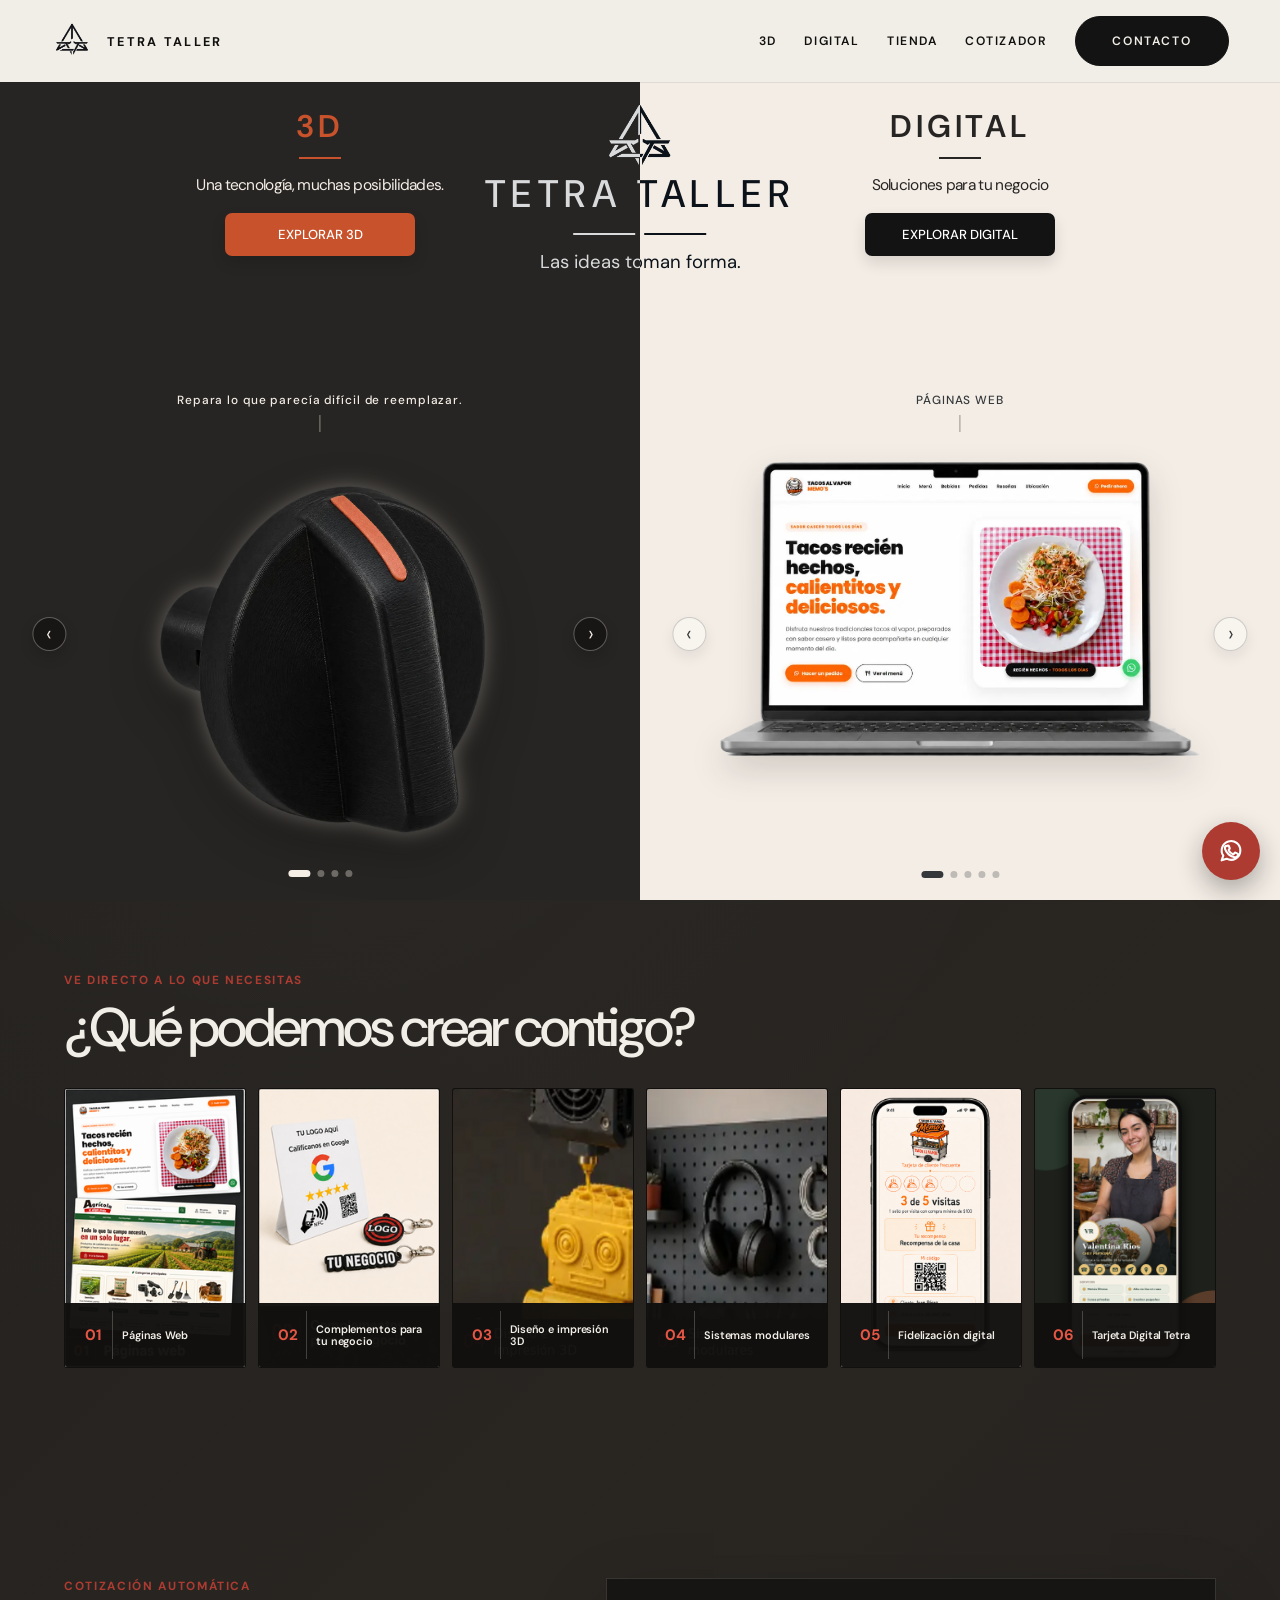
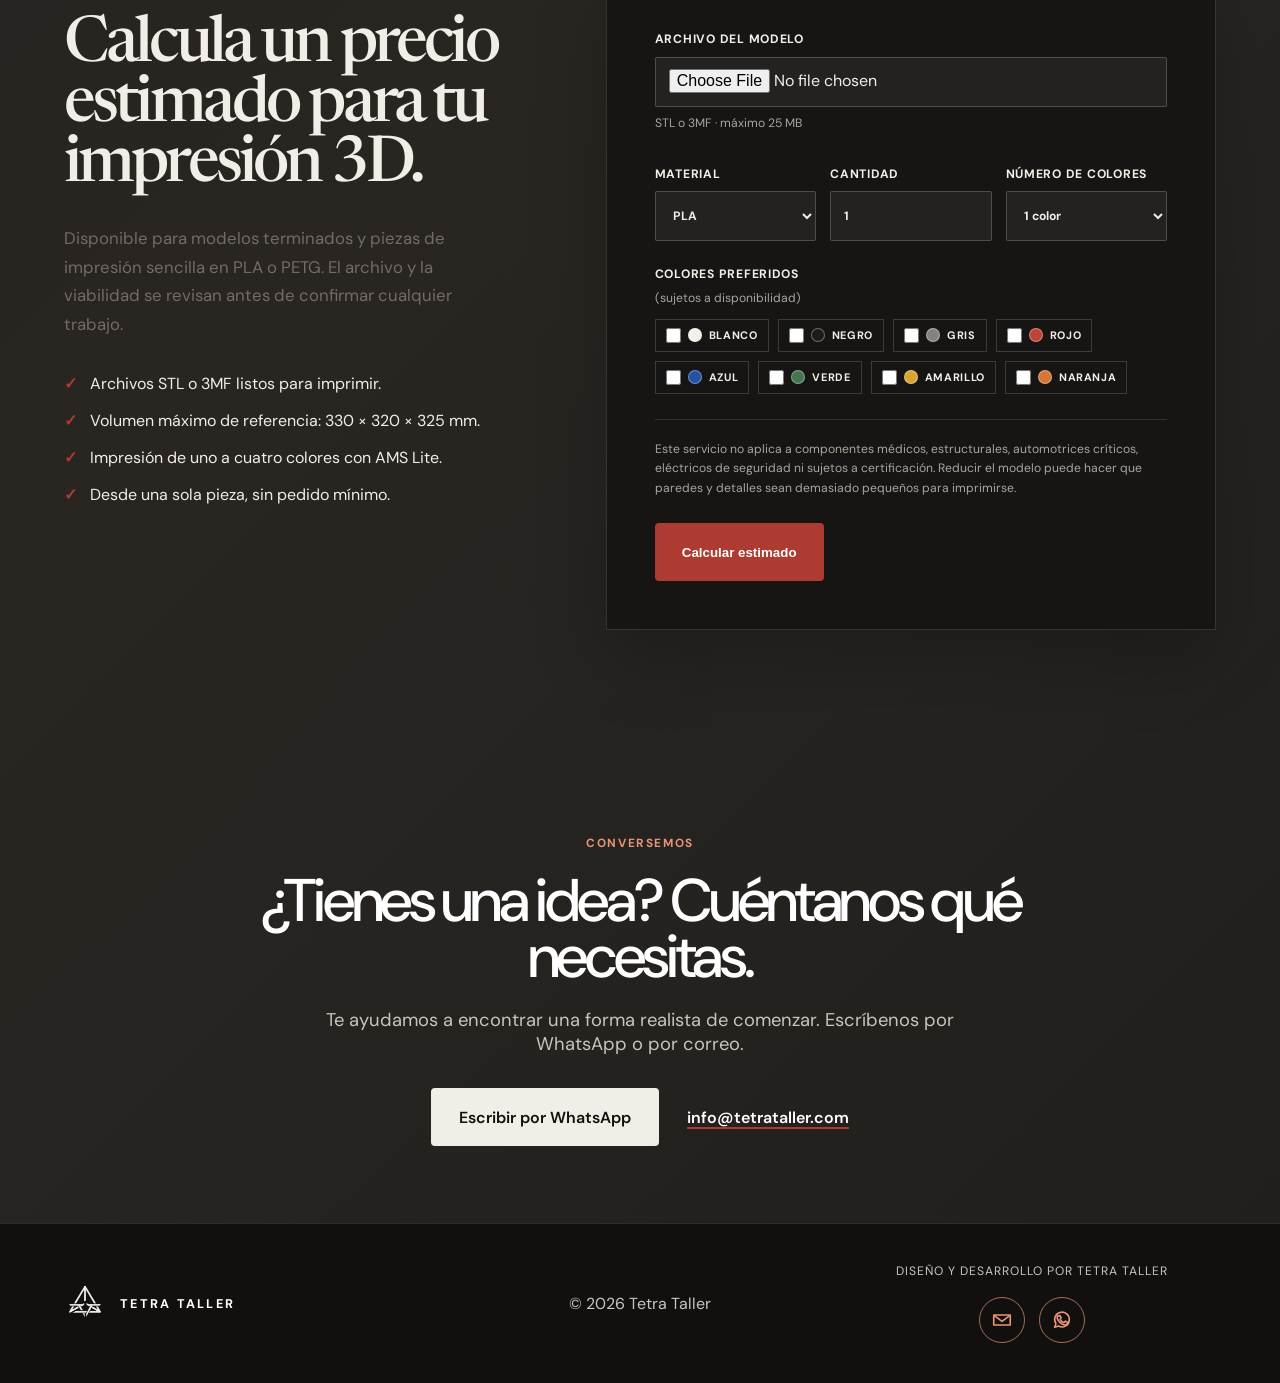
<file: index.html>
<!doctype html>
<!-- Flujo de trabajo Tetra Web verificado con ChatGPT Work: 2026-08-29 -->
<html lang="es">
  <head>
    <meta charset="UTF-8" />
    <meta name="viewport" content="width=device-width, initial-scale=1.0" />
    <link rel="preload" as="image" href="assets/carrusel-3d-perilla-v59.webp" type="image/webp" />
    <link rel="preload" as="image" href="assets/carrusel-paginas-web-v59.webp" type="image/webp" />
  <link rel="icon" href="assets/favicon-v56.ico" sizes="any" />
  <link rel="icon" type="image/png" sizes="16x16" href="assets/favicon-16-v56.png" />
  <link rel="icon" type="image/png" sizes="32x32" href="assets/favicon-32-v56.png" />
  <link rel="icon" type="image/png" sizes="64x64" href="assets/favicon-64-v56.png" />
  <link rel="apple-touch-icon" sizes="180x180" href="assets/apple-touch-icon-v56.png" />
  <link rel="manifest" href="site.webmanifest" />
    <meta
      name="description"
      content="Tetra Taller crea páginas web, tarjetas digitales, sistemas modulares, complementos para negocios y productos impresos en 3D."
    />
    <meta name="theme-color" content="#11100f" />
    <title>Tetra Taller | Ideas en lo digital y en lo físico</title>
    <!-- Vista previa al compartir v60 -->
    <link rel="canonical" href="https://tetrataller.com/" />
    <meta property="og:type" content="website" />
    <meta property="og:site_name" content="Tetra Taller" />
    <meta property="og:locale" content="es_MX" />
    <meta property="og:title" content="Tetra Taller | Ideas en lo digital y en lo físico" />
    <meta property="og:description" content="Tetra Taller crea páginas web, tarjetas digitales, sistemas modulares, complementos para negocios y productos impresos en 3D." />
    <meta property="og:url" content="https://tetrataller.com/" />
    <meta property="og:image" content="https://tetrataller.com/assets/og-tetrataller-v60.jpg" />
    <meta property="og:image:width" content="1200" />
    <meta property="og:image:height" content="630" />
    <meta property="og:image:alt" content="Tetra Taller: diseño y fabricación 3D y soluciones digitales para negocios" />
    <meta name="twitter:card" content="summary_large_image" />
    <script type="application/ld+json">{"@context": "https://schema.org", "@type": "LocalBusiness", "name": "Tetra Taller", "url": "https://tetrataller.com/", "logo": "https://tetrataller.com/assets/icon-512-v56.png", "image": "https://tetrataller.com/assets/og-tetrataller-v60.jpg", "description": "Tetra Taller crea páginas web, tarjetas digitales, sistemas modulares, complementos para negocios y productos impresos en 3D.", "email": "info@tetrataller.com", "telephone": "+52 33 4517 5877", "slogan": "Las ideas toman forma."}</script>
    <link rel="preconnect" href="https://fonts.googleapis.com" />
    <link rel="preconnect" href="https://fonts.gstatic.com" crossorigin />
    <link
      href="https://fonts.googleapis.com/css2?family=DM+Sans:wght@400;500;600;700&family=Newsreader:opsz,wght@6..72,500;6..72,600&display=swap"
      rel="stylesheet"
    />
    <link rel="stylesheet" href="styles.css?v=68" />
    <link rel="stylesheet" href="ecosistema.css" />
  </head>
  <body>
    <header class="site-header">
      <a class="brand" href="index.html" aria-label="Tetra Taller, página de inicio">
        <img src="assets/tetra-isotipo.png" alt="" />
        <span>Tetra Taller</span>
      </a>
      <button class="menu-toggle" type="button" aria-expanded="false" aria-controls="nav">
        <span></span><span></span><span class="sr-only">Abrir menú</span>
      </button>
      <nav id="nav" class="main-nav" aria-label="Navegación principal">
        <a class="nav-3d" href="#cotizador">3D</a>
        <a class="nav-digital" href="#servicios">Digital</a>
        <a href="tienda.html">Tienda</a>
        <a href="#cotizador">Cotizador</a>
        <a class="nav-contact" href="#contacto">Contacto</a>
      </nav>
    </header>

    <main>
      <section id="inicio" class="split-hero" aria-labelledby="split-hero-title">
        <h1 id="split-hero-title" class="sr-only">Tetra Taller: soluciones 3D y digitales</h1>
        <div class="split-hero-desktop">
          <article class="desktop-portal desktop-portal-3d">
            <div class="desktop-portal-copy">
              <p>3D</p>
              <h2>Una tecnología, muchas posibilidades.</h2>
              <a class="desktop-portal-button" href="#cotizador">Explorar 3D</a>
            </div>
            <div class="three-d-hero-carousel" data-hero-3d-carousel aria-roledescription="carrusel" aria-label="Posibilidades de la impresión 3D">
              <div class="three-d-hero-track">
                <figure class="three-d-hero-slide is-active" aria-hidden="false">
                  <img class="three-d-knob" src="assets/carrusel-3d-perilla-v59.webp" alt="Perilla de estufa de repuesto impresa en 3D" decoding="async" fetchpriority="high" />
                  <figcaption>Repara lo que parecía difícil de reemplazar.</figcaption>
                </figure>
                <figure class="three-d-hero-slide" aria-hidden="true">
                  <img src="assets/carrusel-3d-molde-velas-v59.webp" alt="Molde impreso en 3D para fabricar velas con forma de fantasma" decoding="async" />
                  <figcaption>Convierte una idea en un producto para vender.</figcaption>
                </figure>
                <figure class="three-d-hero-slide" aria-hidden="true">
                  <img src="assets/carrusel-3d-ibc-v59.webp" alt="Tapadera y adaptador impresos en 3D para tanque IBC" decoding="async" />
                  <figcaption>Crea la pieza exacta para trabajar mejor.</figcaption>
                </figure>
                <figure class="three-d-hero-slide" aria-hidden="true">
                  <img class="three-d-robot" src="assets/robot-blanco-portada-v59.webp" alt="Robot retro blanco fabricado mediante impresión 3D" decoding="async" />
                  <figcaption>Da vida a juguetes, figuras y nuevas ideas.</figcaption>
                </figure>
              </div>
              <button class="three-d-hero-arrow three-d-hero-prev" type="button" data-hero-3d-prev aria-label="Ver posibilidad anterior">‹</button>
              <button class="three-d-hero-arrow three-d-hero-next" type="button" data-hero-3d-next aria-label="Ver posibilidad siguiente">›</button>
              <div class="three-d-hero-dots" aria-label="Seleccionar posibilidad de impresión 3D"></div>
            </div>
          </article>

          <div class="desktop-brand-lockup" aria-label="Tetra Taller. Las ideas toman forma.">
            <img src="assets/tetra-isotipo.png" alt="" />
            <strong>Tetra Taller</strong>
            <span class="brand-rule" aria-hidden="true"><i></i><i></i></span>
            <span>Las ideas toman forma.</span>
          </div>

          <article class="desktop-portal desktop-portal-digital">
            <div class="desktop-portal-copy">
              <p>Digital</p>
              <h2>Soluciones para tu negocio</h2>
              <a class="desktop-portal-button" href="#servicios">Explorar Digital</a>
            </div>
            <div class="digital-hero-carousel" data-hero-digital-carousel aria-roledescription="carrusel" aria-label="Soluciones digitales de Tetra Taller">
              <div class="digital-hero-track">
                <figure id="digital-paginas-web" class="digital-hero-slide is-active" aria-hidden="false">
                  <figcaption>Páginas Web</figcaption>
                  <img class="carousel-device carousel-laptop" src="assets/carrusel-paginas-web-v59.webp" alt="Laptop mostrando la página web de Tacos al Vapor Memo's" decoding="async" fetchpriority="high" />
                </figure>
                <figure id="digital-fidelidad" class="digital-hero-slide" aria-hidden="true">
                  <figcaption>Tarjetas de Fidelidad</figcaption>
                  <img src="assets/carrusel-fidelidad-v59.webp" alt="Tarjeta digital de fidelidad Renova Kicks" decoding="async" />
                </figure>
                <figure id="digital-resenas-google" class="digital-hero-slide" aria-hidden="true">
                  <figcaption>Reseñas Google</figcaption>
                  <img src="assets/carrusel-resenas-google-v59.webp" alt="Caballete para solicitar reseñas en Google mediante QR y NFC" decoding="async" />
                </figure>
                <figure id="digital-tarjeta" class="digital-hero-slide" aria-hidden="true">
                  <figcaption>Tarjeta Digital</figcaption>
                  <img class="carousel-device carousel-phone" src="assets/carrusel-tarjeta-digital-v59.webp" alt="Celular mostrando la tarjeta digital de Rosa Elena" decoding="async" />
                </figure>
                <figure id="digital-menu" class="digital-hero-slide" aria-hidden="true">
                  <figcaption>Menú Digital</figcaption>
                  <img src="assets/carrusel-menu-digital.webp" alt="Menú digital para restaurante mediante código QR" />
                </figure>
              </div>
              <button class="digital-hero-arrow digital-hero-prev" type="button" data-hero-digital-prev aria-label="Ver solución anterior">‹</button>
              <button class="digital-hero-arrow digital-hero-next" type="button" data-hero-digital-next aria-label="Ver solución siguiente">›</button>
              <div class="digital-hero-dots" aria-label="Seleccionar solución digital"></div>
            </div>
          </article>
        </div>
        <div class="split-hero-mobile">
          <div class="mobile-brand-lockup">
            <img src="assets/tetra-isotipo.png" alt="" />
            <strong>Tetra Taller</strong>
            <span>Las ideas toman forma.</span>
          </div>
          <article class="mobile-portal mobile-portal-3d">
            <div class="mobile-portal-copy">
              <p>3D</p><h2>Una tecnología, muchas posibilidades.</h2>
              <a class="button" href="#cotizador">Explorar 3D</a>
            </div>
            <div class="three-d-hero-carousel three-d-hero-carousel-mobile" data-hero-3d-carousel aria-roledescription="carrusel" aria-label="Posibilidades de la impresión 3D">
              <div class="three-d-hero-track">
                <figure class="three-d-hero-slide is-active" aria-hidden="false">
                  <img class="three-d-knob" src="assets/carrusel-3d-perilla-v59.webp" alt="Perilla de estufa de repuesto impresa en 3D" decoding="async" fetchpriority="high" />
                  <figcaption>Repara lo que parecía difícil de reemplazar.</figcaption>
                </figure>
                <figure class="three-d-hero-slide" aria-hidden="true">
                  <img src="assets/carrusel-3d-molde-velas-v59.webp" alt="Molde impreso en 3D para fabricar velas con forma de fantasma" decoding="async" />
                  <figcaption>Convierte una idea en un producto para vender.</figcaption>
                </figure>
                <figure class="three-d-hero-slide" aria-hidden="true">
                  <img src="assets/carrusel-3d-ibc-v59.webp" alt="Tapadera y adaptador impresos en 3D para tanque IBC" decoding="async" />
                  <figcaption>Crea la pieza exacta para trabajar mejor.</figcaption>
                </figure>
                <figure class="three-d-hero-slide" aria-hidden="true">
                  <img class="three-d-robot" src="assets/robot-blanco-portada-v59.webp" alt="Robot retro blanco fabricado mediante impresión 3D" decoding="async" />
                  <figcaption>Da vida a juguetes, figuras y nuevas ideas.</figcaption>
                </figure>
              </div>
              <button class="three-d-hero-arrow three-d-hero-prev" type="button" data-hero-3d-prev aria-label="Ver posibilidad anterior">‹</button>
              <button class="three-d-hero-arrow three-d-hero-next" type="button" data-hero-3d-next aria-label="Ver posibilidad siguiente">›</button>
              <div class="three-d-hero-dots" aria-label="Seleccionar posibilidad de impresión 3D"></div>
            </div>
          </article>
          <article class="mobile-portal mobile-portal-digital">
            <div class="mobile-portal-copy">
              <p>Digital</p><h2>Soluciones para tu negocio</h2>
              <a class="button" href="#servicios">Explorar Digital</a>
            </div>
            <div class="digital-hero-carousel digital-hero-carousel-mobile" data-hero-digital-carousel aria-roledescription="carrusel" aria-label="Soluciones digitales de Tetra Taller">
              <div class="digital-hero-track">
                <figure class="digital-hero-slide is-active" aria-hidden="false">
                  <figcaption>Páginas Web</figcaption>
                  <img class="carousel-device carousel-laptop" src="assets/carrusel-paginas-web-v59.webp" alt="Laptop mostrando la página web de Tacos al Vapor Memo's" decoding="async" fetchpriority="high" />
                </figure>
                <figure class="digital-hero-slide" aria-hidden="true">
                  <figcaption>Tarjetas de Fidelidad</figcaption>
                  <img src="assets/carrusel-fidelidad-v59.webp" alt="Tarjeta digital de fidelidad Renova Kicks" decoding="async" />
                </figure>
                <figure class="digital-hero-slide" aria-hidden="true">
                  <figcaption>Reseñas Google</figcaption>
                  <img src="assets/carrusel-resenas-google-v59.webp" alt="Caballete para solicitar reseñas en Google mediante QR y NFC" decoding="async" />
                </figure>
                <figure class="digital-hero-slide" aria-hidden="true">
                  <figcaption>Tarjeta Digital</figcaption>
                  <img class="carousel-device carousel-phone" src="assets/carrusel-tarjeta-digital-v59.webp" alt="Celular mostrando la tarjeta digital de Rosa Elena" decoding="async" />
                </figure>
                <figure class="digital-hero-slide" aria-hidden="true">
                  <figcaption>Menú Digital</figcaption>
                  <img src="assets/carrusel-menu-digital.webp" alt="Menú digital para restaurante mediante código QR" />
                </figure>
              </div>
              <button class="digital-hero-arrow digital-hero-prev" type="button" data-hero-digital-prev aria-label="Ver solución anterior">‹</button>
              <button class="digital-hero-arrow digital-hero-next" type="button" data-hero-digital-next aria-label="Ver solución siguiente">›</button>
              <div class="digital-hero-dots" aria-label="Seleccionar solución digital"></div>
            </div>
          </article>
        </div>
      </section>

      <section id="servicios" class="service-paths" aria-labelledby="services-title">
        <div class="section-heading">
          <p class="eyebrow">Ve directo a lo que necesitas</p>
          <h2 id="services-title">¿Qué podemos crear contigo?</h2>
        </div>
        <div class="service-grid">
          <a class="service-card" href="paginas-web.html" aria-label="Páginas web">
            <img src="assets/servicio-paginas-web.png" alt="Páginas web: sitio de Tacos al Vapor Memo's y tienda Agrícola y algo más" />
            <span class="service-ribbon"><b>01</b><strong>Páginas Web</strong></span>
          </a>
          <a class="service-card" href="complementos.html" aria-label="Complementos para tu negocio">
            <img src="assets/servicio-complementos.png" alt="Módulo de reseñas Google con QR, NFC y llaveros personalizados" />
            <span class="service-ribbon"><b>02</b><strong>Complementos para tu negocio</strong></span>
          </a>
          <a class="service-card" href="#cotizador" aria-label="Diseño e impresión 3D">
            <img src="assets/servicio-impresion-3d.png" alt="Robot amarillo fabricándose mediante impresión 3D" />
            <span class="service-ribbon"><b>03</b><strong>Diseño e impresión 3D</strong></span>
          </a>
          <a class="service-card" href="sistemas.html" aria-label="Sistemas modulares">
            <img src="assets/servicio-sistemas-modulares.png" alt="Sistema modular de organización para espacio de trabajo" />
            <span class="service-ribbon"><b>04</b><strong>Sistemas modulares</strong></span>
          </a>
          <a class="service-card" href="fidelidad.html" aria-label="Tarjetas digitales de fidelidad">
            <img src="assets/fidelidad-digital-memos.png" alt="Tarjeta digital de cliente frecuente creada para Tacos al Vapor Memo's" />
            <span class="service-ribbon"><b>05</b><strong>Fidelización digital</strong></span>
          </a>
          <a class="service-card" href="tarjeta-digital.html" aria-label="Tarjetas de presentación digitales con NFC y QR">
            <img src="assets/tarjeta-chef-personal.png" alt="Tarjeta digital para Valentina Ríos, chef personal" />
            <span class="service-ribbon"><b>06</b><strong>Tarjeta Digital Tetra</strong></span>
          </a>
        </div>
      </section>


      <section id="cotizador" class="quote-section" aria-labelledby="quote-title">
        <div class="quote-intro">
          <p class="eyebrow">Cotización automática</p>
          <h2 id="quote-title">Calcula un precio estimado para tu impresión 3D.</h2>
          <p>
            Disponible para modelos terminados y piezas de impresión sencilla en PLA o PETG.
            El archivo y la viabilidad se revisan antes de confirmar cualquier trabajo.
          </p>
          <ul class="quote-scope">
            <li>Archivos STL o 3MF listos para imprimir.</li>
            <li>Volumen máximo de referencia: 330 × 320 × 325 mm.</li>
            <li>Impresión de uno a cuatro colores con AMS Lite.</li>
            <li>Desde una sola pieza, sin pedido mínimo.</li>
          </ul>
        </div>

        <form id="quote-form" class="quote-card" novalidate>
          <div class="quote-field quote-file-field">
            <label for="model-file">Archivo del modelo</label>
            <input id="model-file" name="model-file" type="file" accept=".stl,.3mf" required />
            <small>STL o 3MF · máximo 25 MB</small>
          </div>

          <div id="model-analysis" class="model-analysis" hidden>
            <div class="model-preview-wrap">
              <canvas id="model-preview" width="720" height="480" aria-label="Vista previa tridimensional del modelo"></canvas>
              <span>Arrastra para girar la figura</span>
            </div>
            <div class="model-data">
              <p>Medidas detectadas</p>
              <strong id="detected-dimensions">—</strong>
              <small id="model-summary">—</small>
            </div>
          </div>

          <details id="scale-panel" class="scale-panel" hidden>
            <summary>Cambiar tamaño</summary>
            <div class="scale-controls">
              <label for="quote-scale">Escala proporcional</label>
              <div>
                <input id="quote-scale" type="range" min="50" max="150" value="100" step="5" />
                <output id="scale-value" for="quote-scale">100 %</output>
              </div>
              <p>Nuevas medidas: <strong id="scaled-dimensions">—</strong></p>
              <small>El escalado mantiene todas las proporciones. No modifica espesores, agujeros, ensambles ni detalles individuales.</small>
            </div>
          </details>

          <div class="quote-options-grid">
            <label>Material
              <select id="quote-material">
                <option value="pla">PLA</option>
                <option value="petg">PETG</option>
              </select>
            </label>
            <label>Cantidad
              <input id="quote-quantity" type="number" min="1" max="50" value="1" step="1" required />
            </label>
            <label>Número de colores
              <select id="quote-colors">
                <option value="1">1 color</option>
                <option value="2">2 colores</option>
                <option value="3">3 colores</option>
                <option value="4">4 colores</option>
              </select>
            </label>
          </div>

          <div id="color-palette" class="color-palette" aria-label="Colores preferidos">
            <p>Colores preferidos <small>(sujetos a disponibilidad)</small></p>
            <div class="color-options">
              <label><input type="checkbox" value="Blanco" /><span style="--swatch:#f2f0e8"></span>Blanco</label>
              <label><input type="checkbox" value="Negro" /><span style="--swatch:#1b1b1a"></span>Negro</label>
              <label><input type="checkbox" value="Gris" /><span style="--swatch:#85837e"></span>Gris</label>
              <label><input type="checkbox" value="Rojo" /><span style="--swatch:#bd4538"></span>Rojo</label>
              <label><input type="checkbox" value="Azul" /><span style="--swatch:#2452a4"></span>Azul</label>
              <label><input type="checkbox" value="Verde" /><span style="--swatch:#467552"></span>Verde</label>
              <label><input type="checkbox" value="Amarillo" /><span style="--swatch:#d9a52f"></span>Amarillo</label>
              <label><input type="checkbox" value="Naranja" /><span style="--swatch:#d87537"></span>Naranja</label>
            </div>
          </div>

          <p class="quote-restrictions">
            Este servicio no aplica a componentes médicos, estructurales, automotrices críticos,
            eléctricos de seguridad ni sujetos a certificación.
            Reducir el modelo puede hacer que paredes y detalles sean demasiado pequeños para imprimirse.
          </p>
          <p id="quote-error" class="quote-message quote-error" role="alert" hidden></p>
          <button class="button button-primary quote-submit" type="submit">Calcular estimado</button>

          <div id="quote-result" class="quote-result" role="status" aria-live="polite" hidden>
            <span>Precio estimado</span>
            <strong id="quote-price">$0 MXN</strong>
            <p>El precio final y la viabilidad se confirman después de revisar el modelo.</p>
            <a id="quote-whatsapp" class="button quote-whatsapp" href="#" target="_blank" rel="noopener">Solicitar revisión por WhatsApp</a>
            <small>Al abrir WhatsApp, adjunta el archivo del modelo para que podamos revisarlo.</small>
          </div>
        </form>
      </section>

      <section id="contacto" class="contact">
        <p class="eyebrow">Conversemos</p>
        <h2>¿Tienes una idea? Cuéntanos qué necesitas.</h2>
        <p>Te ayudamos a encontrar una forma realista de comenzar. Escríbenos por WhatsApp o por correo.</p>
        <div class="contact-actions"><a class="button button-light" href="https://wa.me/523345175877?text=Hola%20Tetra%20Taller%2C%20tengo%20una%20idea%20y%20quiero%20informaci%C3%B3n." target="_blank" rel="noopener">Escribir por WhatsApp</a><a class="contact-email" href="https://mail.google.com/mail/?view=cm&amp;fs=1&amp;to=info%40tetrataller.com" target="_blank" rel="noopener">info@tetrataller.com</a></div>
      </section>
    </main>

    <footer>
      <a class="brand footer-brand" href="index.html">
        <img src="assets/tetra-isotipo.png" alt="" /><span>Tetra Taller</span>
      </a>
      <p>© <span id="year"></span> Tetra Taller</p>
    </footer>
    <script src="script.js?v=68"></script>
    <script src="cotizador.js"></script>
  </body>
</html>
</file>
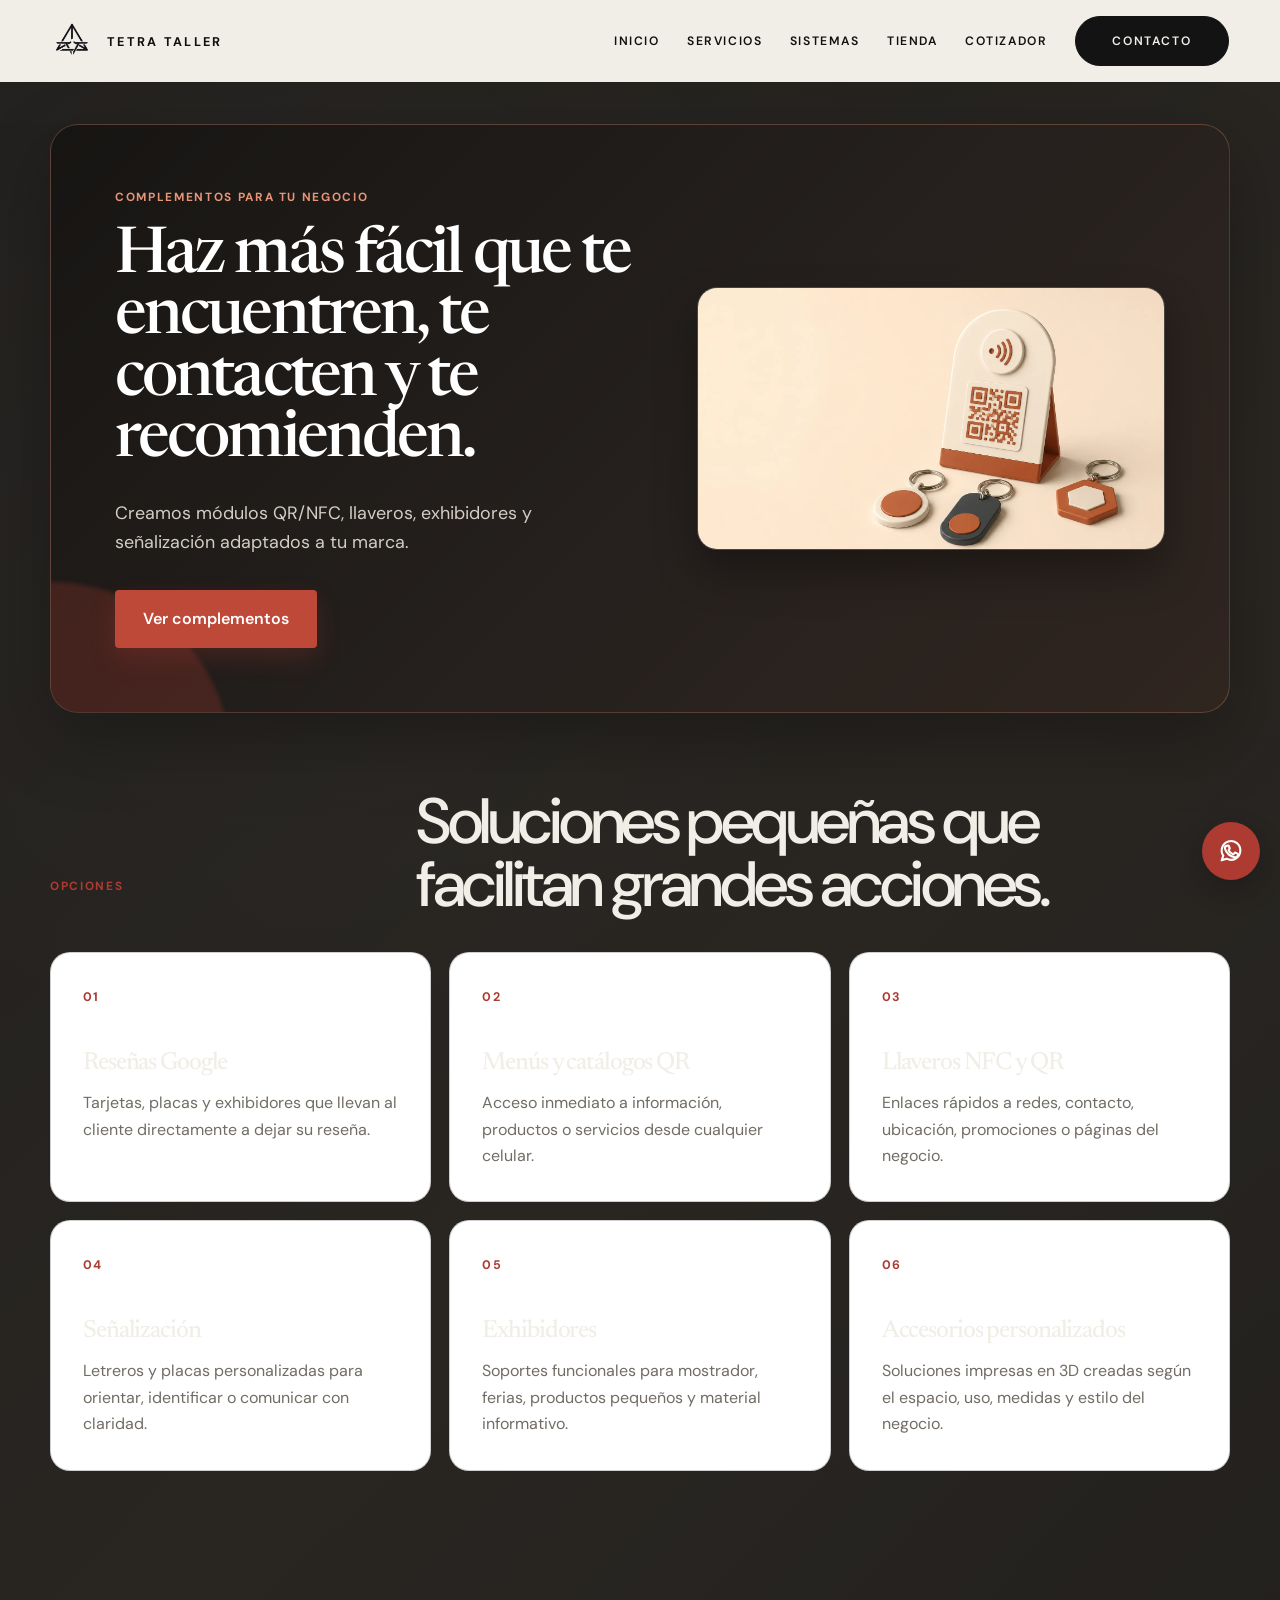
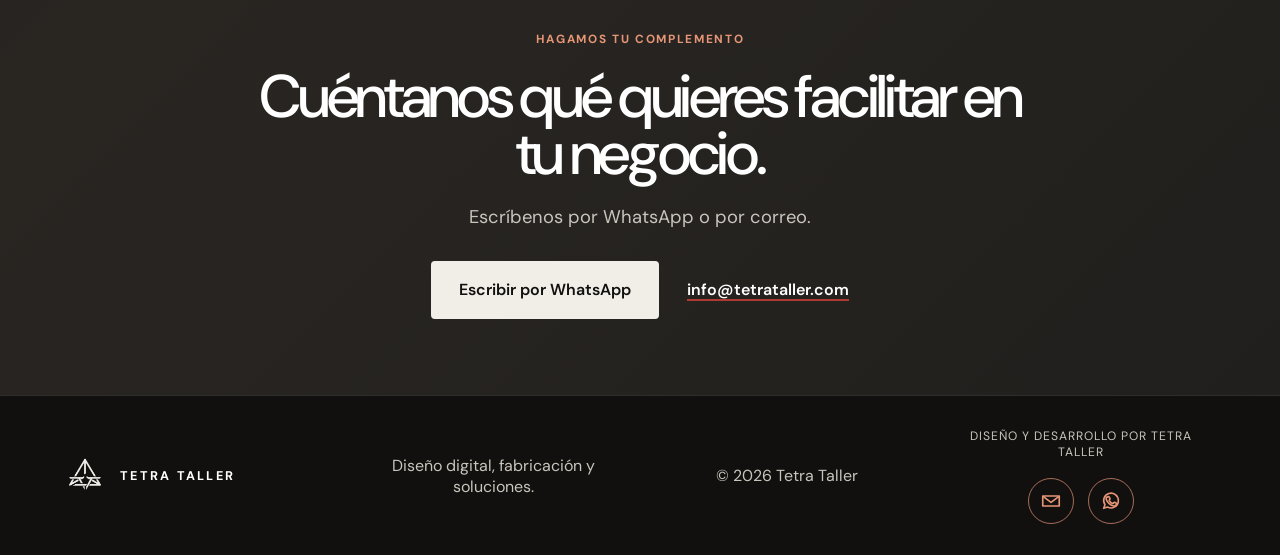
<file: complementos.html>
<!doctype html>
<html lang="es">
<head>
  <meta charset="UTF-8" /><meta name="viewport" content="width=device-width,initial-scale=1.0" />
  <link rel="icon" href="assets/favicon-v56.ico" sizes="any" />
  <link rel="icon" type="image/png" sizes="16x16" href="assets/favicon-16-v56.png" />
  <link rel="icon" type="image/png" sizes="32x32" href="assets/favicon-32-v56.png" />
  <link rel="icon" type="image/png" sizes="64x64" href="assets/favicon-64-v56.png" />
  <link rel="apple-touch-icon" sizes="180x180" href="assets/apple-touch-icon-v56.png" />
  <link rel="manifest" href="site.webmanifest" />
  <meta name="description" content="Complementos para tu negocio: llaveros NFC, exhibidores, señalización y soluciones personalizadas." />
  <meta name="theme-color" content="#f3efe6" /><title>Complementos para tu negocio | Tetra Taller</title>
  <!-- Vista previa al compartir v60 -->
  <link rel="canonical" href="https://tetrataller.com/complementos.html" />
  <meta property="og:type" content="website" />
  <meta property="og:site_name" content="Tetra Taller" />
  <meta property="og:locale" content="es_MX" />
  <meta property="og:title" content="Complementos para tu negocio | Tetra Taller" />
  <meta property="og:description" content="Complementos para tu negocio: llaveros NFC, exhibidores, señalización y soluciones personalizadas." />
  <meta property="og:url" content="https://tetrataller.com/complementos.html" />
  <meta property="og:image" content="https://tetrataller.com/assets/og-tetrataller-v60.jpg" />
  <meta property="og:image:width" content="1200" />
  <meta property="og:image:height" content="630" />
  <meta property="og:image:alt" content="Tetra Taller: diseño y fabricación 3D y soluciones digitales para negocios" />
  <meta name="twitter:card" content="summary_large_image" />
  <link rel="preconnect" href="https://fonts.googleapis.com" /><link rel="preconnect" href="https://fonts.gstatic.com" crossorigin />
  <link href="https://fonts.googleapis.com/css2?family=DM+Sans:wght@400;500;600;700&family=Newsreader:opsz,wght@6..72,500;6..72,600&display=swap" rel="stylesheet" />
  <link rel="stylesheet" href="styles.css?v=68" />
</head>
<body>
  <header class="site-header">
    <a class="brand" href="index.html" aria-label="Tetra Taller, página de inicio"><img src="assets/tetra-isotipo.png" alt="" /><span>Tetra Taller</span></a>
    <button class="menu-toggle" type="button" aria-expanded="false" aria-controls="nav"><span></span><span></span><span class="sr-only">Abrir menú</span></button>
    <nav id="nav" class="main-nav" aria-label="Navegación principal"><a href="index.html">Inicio</a><a class="active" href="index.html#servicios">Servicios</a><a href="sistemas.html">Sistemas</a><a href="tienda.html">Tienda</a><a href="index.html#cotizador">Cotizador</a><a class="nav-contact" href="#contacto">Contacto</a></nav>
  </header>
  <main>
    <section class="complements-hero"><div class="complements-hero-copy"><p class="eyebrow">Complementos para tu negocio</p><h1>Haz más fácil que te encuentren, te contacten y te recomienden.</h1><p>Creamos módulos QR/NFC, llaveros, exhibidores y señalización adaptados a tu marca.</p><a class="button button-primary" href="#tipos">Ver complementos</a></div><img src="assets/complementos-hero-v24.webp" alt="Módulo para reseñas con QR y NFC acompañado de llaveros personalizados" /></section>
    <section id="tipos" class="complements-catalog" aria-labelledby="complements-title">
      <div class="section-heading complements-heading"><p class="eyebrow">Opciones</p><h2 id="complements-title">Soluciones pequeñas que facilitan grandes acciones.</h2></div>
      <div class="complements-grid" aria-label="Tipos de complementos">
      <article class="complement-card"><span>01</span><h2>Reseñas Google</h2><p>Tarjetas, placas y exhibidores que llevan al cliente directamente a dejar su reseña.</p></article>
      <article class="complement-card"><span>02</span><h2>Menús y catálogos QR</h2><p>Acceso inmediato a información, productos o servicios desde cualquier celular.</p></article>
      <article class="complement-card"><span>03</span><h2>Llaveros NFC y QR</h2><p>Enlaces rápidos a redes, contacto, ubicación, promociones o páginas del negocio.</p></article>
      <article class="complement-card"><span>04</span><h2>Señalización</h2><p>Letreros y placas personalizadas para orientar, identificar o comunicar con claridad.</p></article>
      <article class="complement-card"><span>05</span><h2>Exhibidores</h2><p>Soportes funcionales para mostrador, ferias, productos pequeños y material informativo.</p></article>
      <article class="complement-card"><span>06</span><h2>Accesorios personalizados</h2><p>Soluciones impresas en 3D creadas según el espacio, uso, medidas y estilo del negocio.</p></article>
      </div>
    </section>
    <section id="contacto" class="contact"><p class="eyebrow">Hagamos tu complemento</p><h2>Cuéntanos qué quieres facilitar en tu negocio.</h2><p>Escríbenos por WhatsApp o por correo.</p><div class="contact-actions"><a class="button button-light" href="https://wa.me/523345175877?text=Hola%20Tetra%20Taller%2C%20quiero%20informaci%C3%B3n%20sobre%20un%20complemento%20para%20mi%20negocio." target="_blank" rel="noopener">Escribir por WhatsApp</a><a class="contact-email" href="https://mail.google.com/mail/?view=cm&amp;fs=1&amp;to=info%40tetrataller.com" target="_blank" rel="noopener">info@tetrataller.com</a></div></section>
  </main>
  <footer><a class="brand footer-brand" href="index.html"><img src="assets/tetra-isotipo.png" alt="" /><span>Tetra Taller</span></a><p>Diseño digital, fabricación y soluciones.</p><p>© <span id="year"></span> Tetra Taller</p></footer>
  <script src="script.js?v=68"></script>
</body>
</html>
</file>
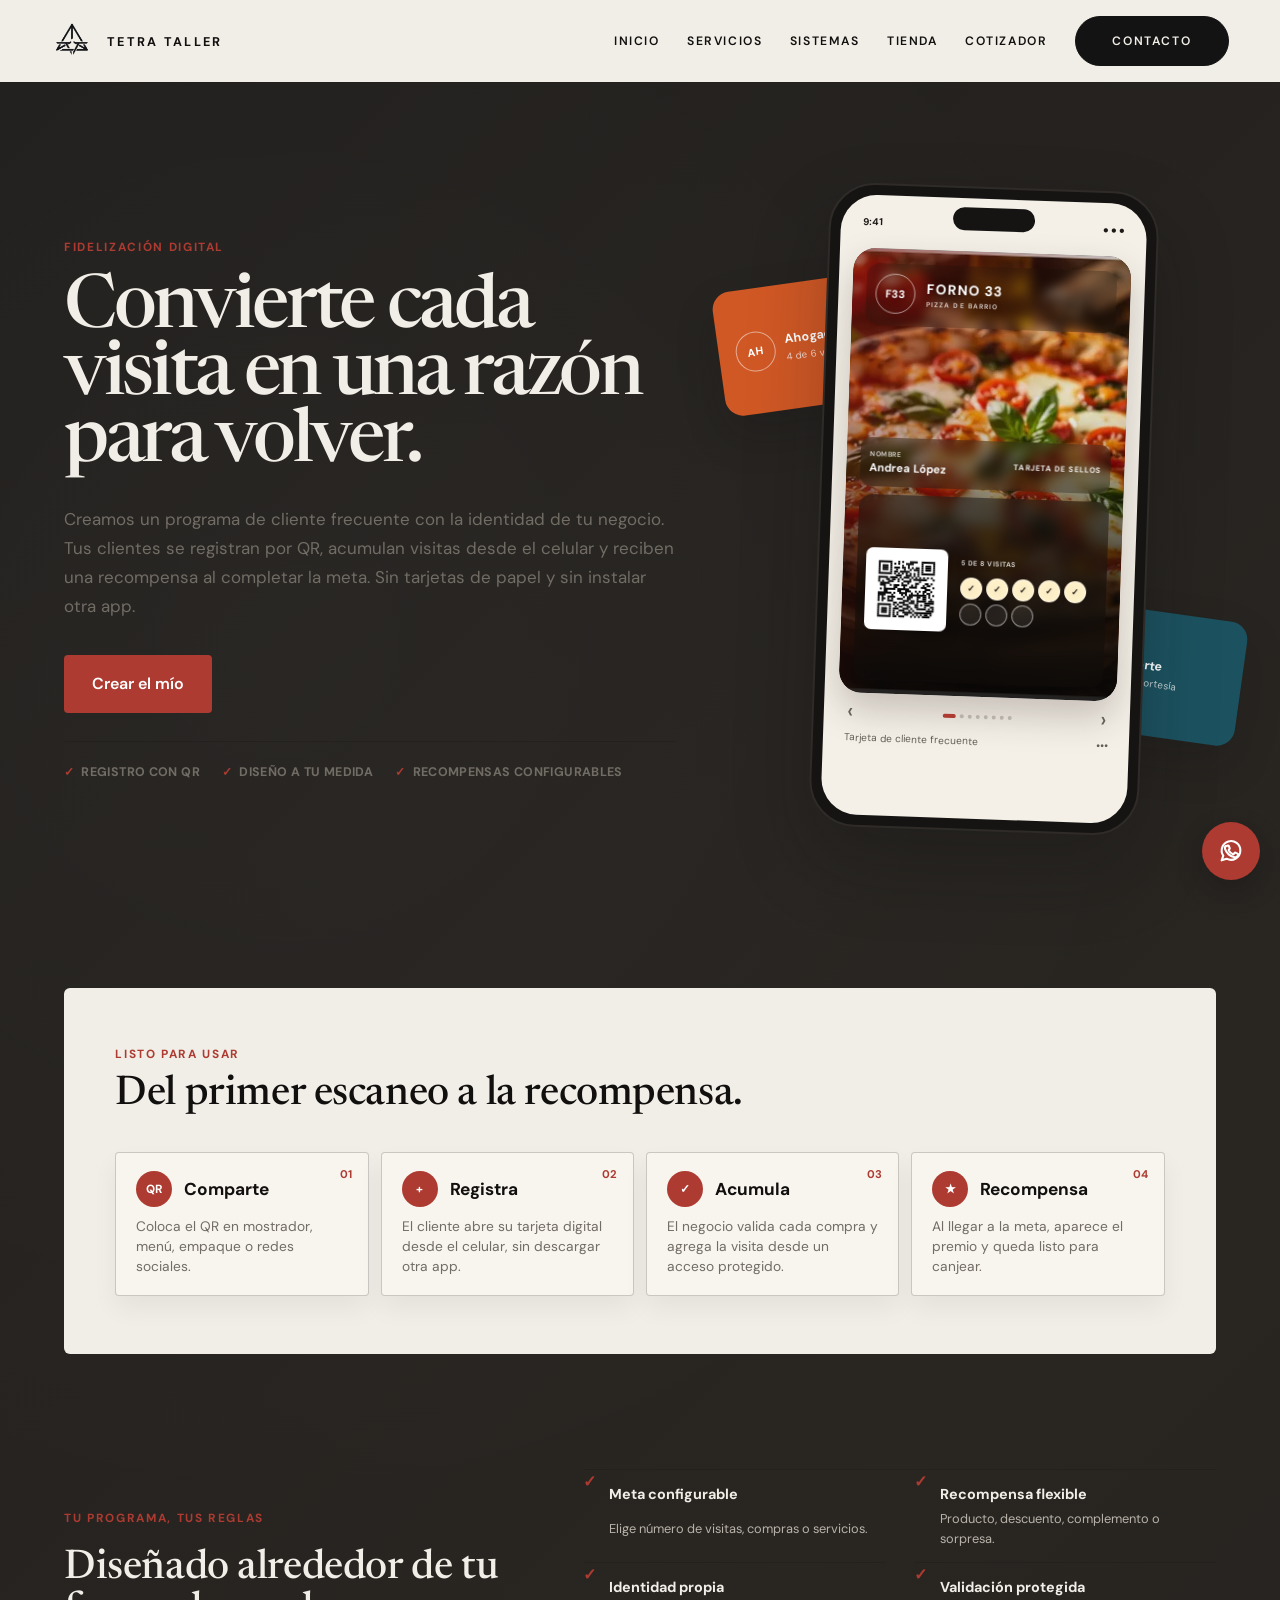
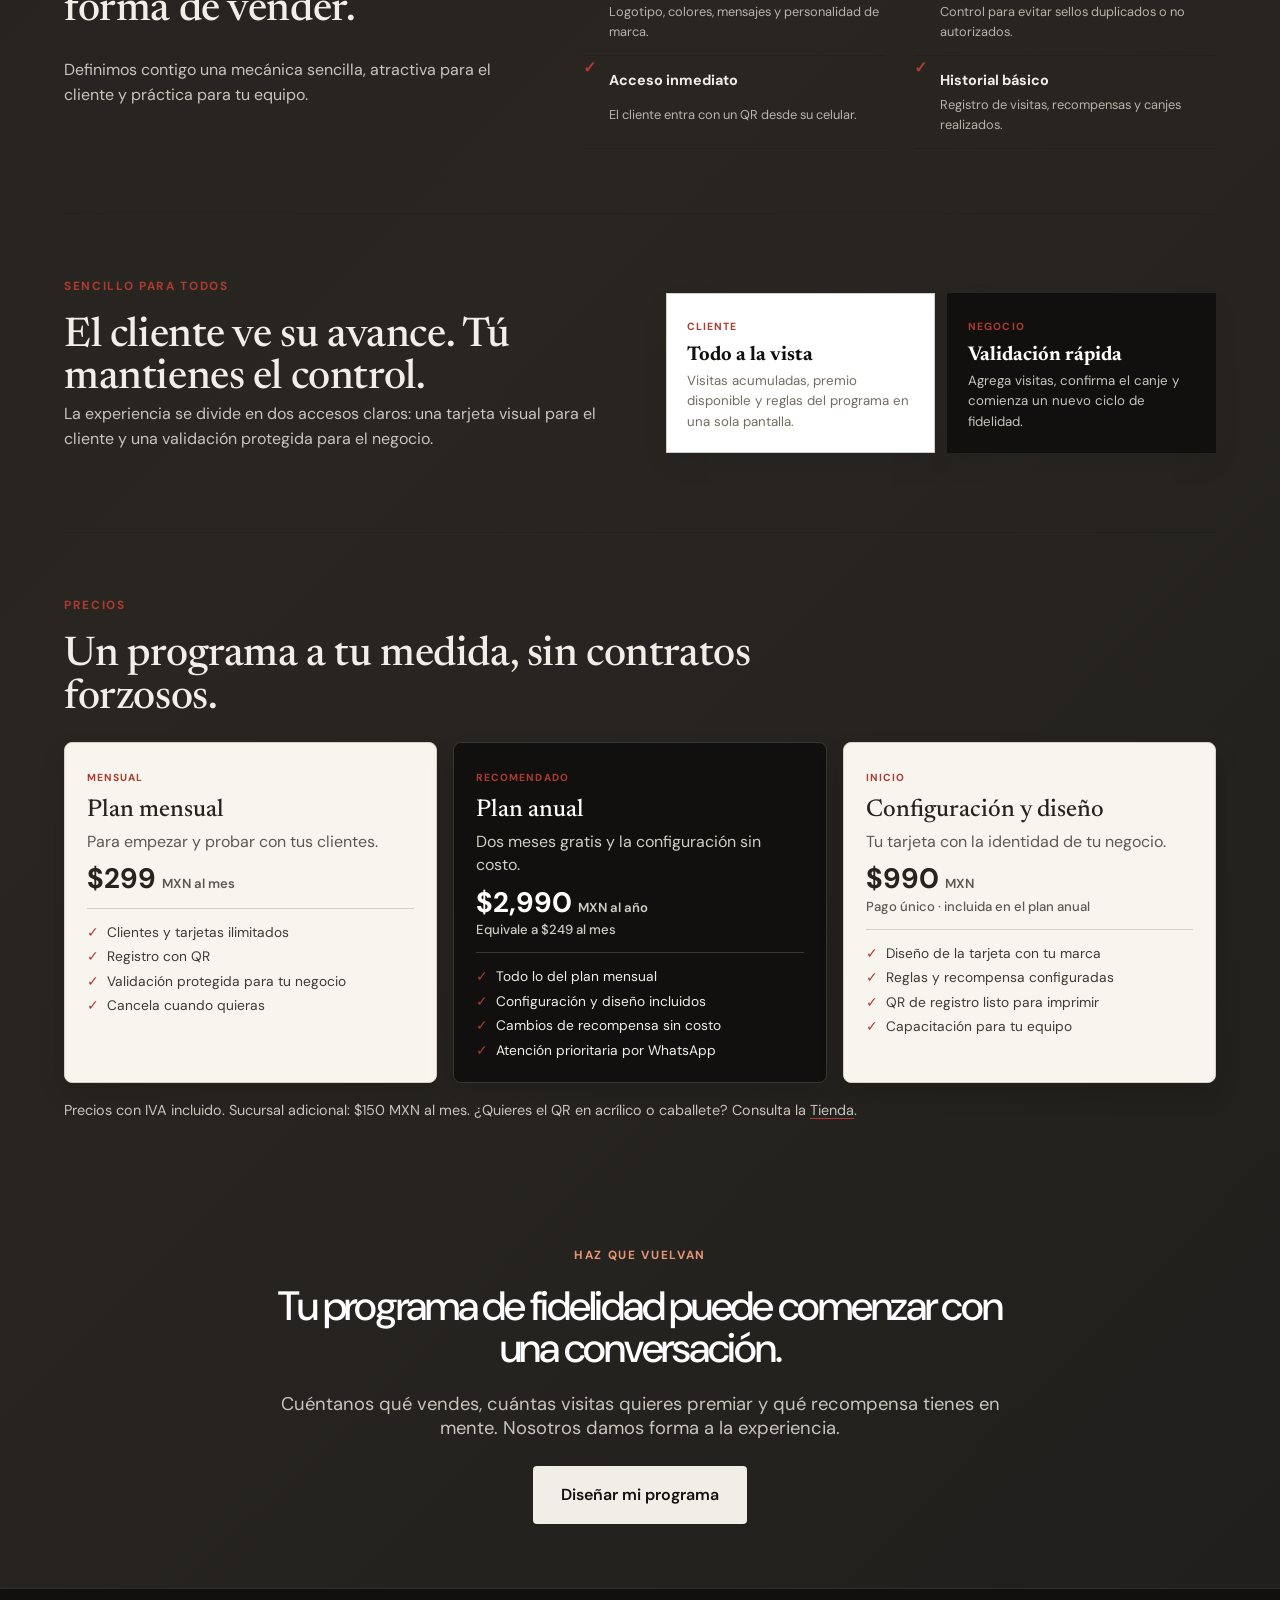
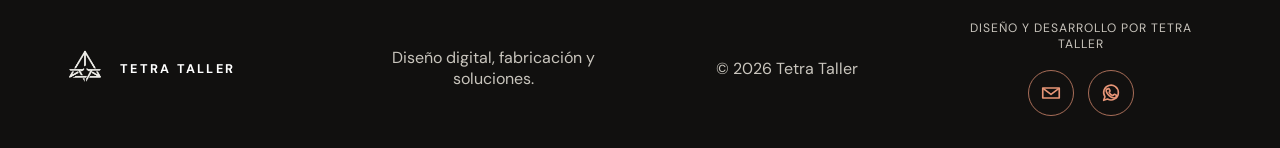
<file: fidelidad.html>
<!doctype html>
<html lang="es">
<head>
  <meta charset="UTF-8"><meta name="viewport" content="width=device-width, initial-scale=1.0">
  <link rel="icon" href="assets/favicon-v56.ico" sizes="any">
  <link rel="icon" type="image/png" sizes="16x16" href="assets/favicon-16-v56.png">
  <link rel="icon" type="image/png" sizes="32x32" href="assets/favicon-32-v56.png">
  <link rel="icon" type="image/png" sizes="64x64" href="assets/favicon-64-v56.png">
  <link rel="apple-touch-icon" sizes="180x180" href="assets/apple-touch-icon-v56.png">
  <link rel="manifest" href="site.webmanifest">
  <meta name="description" content="Programas digitales de fidelidad con sellos, recompensas configurables, registro por QR y diseño personalizado para cada negocio.">
  <meta name="theme-color" content="#f3efe6"><title>Fidelización digital | Tetra Taller</title>
  <!-- Vista previa al compartir v60 -->
  <link rel="canonical" href="https://tetrataller.com/fidelidad.html" />
  <meta property="og:type" content="website" />
  <meta property="og:site_name" content="Tetra Taller" />
  <meta property="og:locale" content="es_MX" />
  <meta property="og:title" content="Fidelización digital | Tetra Taller" />
  <meta property="og:description" content="Programas digitales de fidelidad con sellos, recompensas configurables, registro por QR y diseño personalizado para cada negocio." />
  <meta property="og:url" content="https://tetrataller.com/fidelidad.html" />
  <meta property="og:image" content="https://tetrataller.com/assets/og-tetrataller-v60.jpg" />
  <meta property="og:image:width" content="1200" />
  <meta property="og:image:height" content="630" />
  <meta property="og:image:alt" content="Tetra Taller: diseño y fabricación 3D y soluciones digitales para negocios" />
  <meta name="twitter:card" content="summary_large_image" />
  <link rel="preconnect" href="https://fonts.googleapis.com"><link rel="preconnect" href="https://fonts.gstatic.com" crossorigin>
  <link href="https://fonts.googleapis.com/css2?family=DM+Sans:wght@400;500;600;700&family=Newsreader:opsz,wght@6..72,500;6..72,600&display=swap" rel="stylesheet">
  <link rel="stylesheet" href="styles.css?v=68">
</head>
<body class="loyalty-page">
  <header class="site-header">
    <a class="brand" href="index.html" aria-label="Tetra Taller, página de inicio"><img src="assets/tetra-isotipo.png" alt=""><span>Tetra Taller</span></a>
    <button class="menu-toggle" type="button" aria-expanded="false" aria-controls="nav"><span></span><span></span><span class="sr-only">Abrir menú</span></button>
    <nav id="nav" class="main-nav" aria-label="Navegación principal"><a href="index.html">Inicio</a><a class="active" href="index.html#servicios">Servicios</a><a href="sistemas.html">Sistemas</a><a href="tienda.html">Tienda</a><a href="index.html#cotizador">Cotizador</a><a class="nav-contact" href="#contacto">Contacto</a></nav>
  </header>
  <main>
    <section class="loyalty-hero loyalty-hero-v32" aria-labelledby="loyalty-title">
      <div class="loyalty-hero-copy">
        <p class="eyebrow">Fidelización digital</p>
        <h1 id="loyalty-title">Convierte cada visita en una razón para volver.</h1>
        <p>Creamos un programa de cliente frecuente con la identidad de tu negocio. Tus clientes se registran por QR, acumulan visitas desde el celular y reciben una recompensa al completar la meta. Sin tarjetas de papel y sin instalar otra app.</p>
        <div class="loyalty-actions"><a class="button button-primary" href="https://wa.me/523345175877?text=Hola%20Tetra%20Taller%2C%20quiero%20informaci%C3%B3n%20sobre%20un%20programa%20digital%20de%20fidelidad%20para%20mi%20negocio." target="_blank" rel="noopener">Crear el mío</a></div>
        <ul class="loyalty-hero-points" aria-label="Ventajas principales"><li>Registro con QR</li><li>Diseño a tu medida</li><li>Recompensas configurables</li></ul>
      </div>
      <div class="loyalty-phone-stage" aria-label="Ejemplos de tarjetas digitales en un celular">
        <div class="loyalty-float-card loyalty-float-card-left" aria-hidden="true"><span>AH</span><strong>Ahogada 44</strong><small>4 de 6 visitas</small></div>
        <div id="loyalty-carousel" class="loyalty-phone" data-loyalty-carousel><div class="loyalty-phone-speaker"></div><div class="loyalty-phone-screen">
          <div class="loyalty-mini-status"><span>9:41</span><span>● ● ●</span></div>
          <div class="phone-pass-carousel" aria-live="polite">
            <article class="wallet-pass wallet-pass-active theme-pizza" data-pass-name="Forno 33"><div class="wallet-pass-head"><b>F33</b><span>FORNO 33<small>PIZZA DE BARRIO</small></span></div><div class="wallet-pass-photo pass-photo-1"></div><div class="wallet-pass-data"><span>NOMBRE</span><strong>Andrea López</strong><span>TARJETA DE SELLOS</span></div><div class="wallet-pass-bottom"><img class="wallet-qr" src="assets/fidelidad/qr-forno-33.svg" alt="Código QR de ejemplo de Forno 33"><div><small>5 DE 8 VISITAS</small><div class="wallet-stamps"><i>✓</i><i>✓</i><i>✓</i><i>✓</i><i>✓</i><i></i><i></i><i></i></div></div></div></article>
            <article class="wallet-pass theme-cenaduria" data-pass-name="La Noche Tapatía"><div class="wallet-pass-head"><b>NT</b><span>LA NOCHE TAPATÍA<small>CENADURÍA</small></span></div><div class="wallet-pass-photo pass-photo-2"></div><div class="wallet-pass-data"><span>NOMBRE</span><strong>Mariana García</strong><span>POSTRE EN TU 6ª VISITA</span></div><div class="wallet-pass-bottom"><img class="wallet-qr" src="assets/fidelidad/qr-noche-tapatia.svg" alt="Código QR de ejemplo de La Noche Tapatía"><div><small>3 DE 6 VISITAS</small><div class="wallet-stamps"><i>✓</i><i>✓</i><i>✓</i><i></i><i></i><i></i></div></div></div></article>
            <article class="wallet-pass theme-ahogadas" data-pass-name="Ahogada 44"><div class="wallet-pass-head"><b>A44</b><span>AHOGADA 44<small>TORTAS AHOGADAS</small></span></div><div class="wallet-pass-photo pass-photo-3"></div><div class="wallet-pass-data"><span>NOMBRE</span><strong>Carlos Ruiz</strong><span>TORTA CLÁSICA DE REGALO</span></div><div class="wallet-pass-bottom"><img class="wallet-qr" src="assets/fidelidad/qr-ahogada-44.svg" alt="Código QR de ejemplo de Ahogada 44"><div><small>4 DE 6 VISITAS</small><div class="wallet-stamps"><i>✓</i><i>✓</i><i>✓</i><i>✓</i><i></i><i></i></div></div></div></article>
            <article class="wallet-pass theme-tintoreria" data-pass-name="Nube Blanca"><div class="wallet-pass-head"><b>NB</b><span>NUBE BLANCA<small>TINTORERÍA</small></span></div><div class="wallet-pass-photo pass-photo-4"></div><div class="wallet-pass-data"><span>NOMBRE</span><strong>Sofía Hernández</strong><span>20% EN TU 5º SERVICIO</span></div><div class="wallet-pass-bottom"><img class="wallet-qr" src="assets/fidelidad/qr-nube-blanca.svg" alt="Código QR de ejemplo de Nube Blanca"><div><small>2 DE 5 SERVICIOS</small><div class="wallet-stamps"><i>✓</i><i>✓</i><i></i><i></i><i></i></div></div></div></article>
            <article class="wallet-pass theme-sneakers" data-pass-name="Renova Kicks"><div class="wallet-pass-head"><b>RK</b><span>RENOVA KICKS<small>LAVADO DE TENIS</small></span></div><div class="wallet-pass-photo pass-photo-5"></div><div class="wallet-pass-data"><span>NOMBRE</span><strong>Diego Torres</strong><span>5º LAVADO SIN COSTO</span></div><div class="wallet-pass-bottom"><img class="wallet-qr" src="assets/fidelidad/qr-renova-kicks.svg" alt="Código QR de ejemplo de Renova Kicks"><div><small>3 DE 5 SERVICIOS</small><div class="wallet-stamps"><i>✓</i><i>✓</i><i>✓</i><i></i><i></i></div></div></div></article>
            <article class="wallet-pass theme-crepas" data-pass-name="Pliegue Dulce"><div class="wallet-pass-head"><b>PD</b><span>PLIEGUE DULCE<small>CREPAS</small></span></div><div class="wallet-pass-photo pass-photo-6"></div><div class="wallet-pass-data"><span>NOMBRE</span><strong>Valeria Mendoza</strong><span>INGREDIENTE EXTRA GRATIS</span></div><div class="wallet-pass-bottom"><img class="wallet-qr" src="assets/fidelidad/qr-pliegue-dulce.svg" alt="Código QR de ejemplo de Pliegue Dulce"><div><small>4 DE 7 COMPRAS</small><div class="wallet-stamps"><i>✓</i><i>✓</i><i>✓</i><i>✓</i><i></i><i></i><i></i></div></div></div></article>
            <article class="wallet-pass theme-sushi" data-pass-name="Nori Norte"><div class="wallet-pass-head"><b>NN</b><span>NORI NORTE<small>SUSHI</small></span></div><div class="wallet-pass-photo pass-photo-7"></div><div class="wallet-pass-data"><span>NOMBRE</span><strong>Emilio Vargas</strong><span>ROLLO DE CORTESÍA</span></div><div class="wallet-pass-bottom"><img class="wallet-qr" src="assets/fidelidad/qr-nori-norte.svg" alt="Código QR de ejemplo de Nori Norte"><div><small>6 DE 8 VISITAS</small><div class="wallet-stamps"><i>✓</i><i>✓</i><i>✓</i><i>✓</i><i>✓</i><i>✓</i><i></i><i></i></div></div></div></article>
            <article class="wallet-pass theme-ramen" data-pass-name="Kumo Ramen"><div class="wallet-pass-head"><b>KR</b><span>KUMO RAMEN<small>RAMEN &amp; GYOZAS</small></span></div><div class="wallet-pass-photo pass-photo-8"></div><div class="wallet-pass-data"><span>NOMBRE</span><strong>Daniela Soto</strong><span>ORDEN DE GYOZAS GRATIS</span></div><div class="wallet-pass-bottom"><img class="wallet-qr" src="assets/fidelidad/qr-kumo-ramen.svg" alt="Código QR de ejemplo de Kumo Ramen"><div><small>5 DE 6 VISITAS</small><div class="wallet-stamps"><i>✓</i><i>✓</i><i>✓</i><i>✓</i><i>✓</i><i></i></div></div></div></article>
          </div>
          <div class="wallet-carousel-controls"><button type="button" data-pass-prev aria-label="Tarjeta anterior">‹</button><div class="wallet-carousel-dots" aria-hidden="true"></div><button type="button" data-pass-next aria-label="Tarjeta siguiente">›</button></div>
          <div class="loyalty-wallet-bar"><span>Tarjeta de cliente frecuente</span><b>•••</b></div>
        </div></div>
        <div class="loyalty-float-card loyalty-float-card-right" aria-hidden="true"><span>NN</span><strong>Nori Norte</strong><small>Rollo de cortesía</small></div>
      </div>
    </section>

    <section id="como-funciona" class="loyalty-section" aria-labelledby="how-title">
      <div class="loyalty-heading"><p class="eyebrow">Listo para usar</p><h2 id="how-title">Del primer escaneo a la recompensa.</h2></div>
      <div class="loyalty-steps"><article><span>01</span><i aria-hidden="true">QR</i><h3>Comparte</h3><p>Coloca el QR en mostrador, menú, empaque o redes sociales.</p></article><article><span>02</span><i aria-hidden="true">+</i><h3>Registra</h3><p>El cliente abre su tarjeta digital desde el celular, sin descargar otra app.</p></article><article><span>03</span><i aria-hidden="true">✓</i><h3>Acumula</h3><p>El negocio valida cada compra y agrega la visita desde un acceso protegido.</p></article><article><span>04</span><i aria-hidden="true">★</i><h3>Recompensa</h3><p>Al llegar a la meta, aparece el premio y queda listo para canjear.</p></article></div>
    </section>

    <section class="loyalty-benefits loyalty-benefits-v32" aria-labelledby="benefits-title">
      <div><p class="eyebrow">Tu programa, tus reglas</p><h2 id="benefits-title">Diseñado alrededor de tu forma de vender.</h2><p class="loyalty-benefits-intro">Definimos contigo una mecánica sencilla, atractiva para el cliente y práctica para tu equipo.</p></div>
      <ul><li><strong>Meta configurable</strong><span>Elige número de visitas, compras o servicios.</span></li><li><strong>Recompensa flexible</strong><span>Producto, descuento, complemento o sorpresa.</span></li><li><strong>Identidad propia</strong><span>Logotipo, colores, mensajes y personalidad de marca.</span></li><li><strong>Validación protegida</strong><span>Control para evitar sellos duplicados o no autorizados.</span></li><li><strong>Acceso inmediato</strong><span>El cliente entra con un QR desde su celular.</span></li><li><strong>Historial básico</strong><span>Registro de visitas, recompensas y canjes realizados.</span></li></ul>
    </section>

    <section class="loyalty-control" aria-labelledby="control-title">
      <div class="loyalty-control-copy"><p class="eyebrow">Sencillo para todos</p><h2 id="control-title">El cliente ve su avance. Tú mantienes el control.</h2><p>La experiencia se divide en dos accesos claros: una tarjeta visual para el cliente y una validación protegida para el negocio.</p></div>
      <div class="loyalty-control-panels"><article><span>CLIENTE</span><h3>Todo a la vista</h3><p>Visitas acumuladas, premio disponible y reglas del programa en una sola pantalla.</p></article><article><span>NEGOCIO</span><h3>Validación rápida</h3><p>Agrega visitas, confirma el canje y comienza un nuevo ciclo de fidelidad.</p></article></div>
    </section>

    <section id="precios" class="loyalty-plans" aria-labelledby="loyalty-plans-title">
      <div class="loyalty-plans-heading"><p class="eyebrow">Precios</p><h2 id="loyalty-plans-title">Un programa a tu medida, sin contratos forzosos.</h2></div>
      <div class="loyalty-plans-grid">
        <article><span>MENSUAL</span><h3>Plan mensual</h3><p>Para empezar y probar con tus clientes.</p><div class="plan-price"><strong>$299</strong> <span>MXN al mes</span></div><ul><li>Clientes y tarjetas ilimitados</li><li>Registro con QR</li><li>Validación protegida para tu negocio</li><li>Cancela cuando quieras</li></ul></article>
        <article class="featured"><span>RECOMENDADO</span><h3>Plan anual</h3><p>Dos meses gratis y la configuración sin costo.</p><div class="plan-price"><strong>$2,990</strong> <span>MXN al año</span><small>Equivale a $249 al mes</small></div><ul><li>Todo lo del plan mensual</li><li>Configuración y diseño incluidos</li><li>Cambios de recompensa sin costo</li><li>Atención prioritaria por WhatsApp</li></ul></article>
        <article><span>INICIO</span><h3>Configuración y diseño</h3><p>Tu tarjeta con la identidad de tu negocio.</p><div class="plan-price"><strong>$990</strong> <span>MXN</span><small>Pago único · incluida en el plan anual</small></div><ul><li>Diseño de la tarjeta con tu marca</li><li>Reglas y recompensa configuradas</li><li>QR de registro listo para imprimir</li><li>Capacitación para tu equipo</li></ul></article>
      </div>
      <p class="loyalty-plans-note">Precios con IVA incluido. Sucursal adicional: $150 MXN al mes. ¿Quieres el QR en acrílico o caballete? Consulta la <a href="tienda.html">Tienda</a>.</p>
    </section>

    <section id="contacto" class="contact loyalty-contact loyalty-contact-v32"><p class="eyebrow">Haz que vuelvan</p><h2>Tu programa de fidelidad puede comenzar con una conversación.</h2><p>Cuéntanos qué vendes, cuántas visitas quieres premiar y qué recompensa tienes en mente. Nosotros damos forma a la experiencia.</p><a class="button button-light" href="https://wa.me/523345175877?text=Hola%20Tetra%20Taller%2C%20quiero%20crear%20un%20programa%20digital%20de%20fidelidad.%20Mi%20negocio%20es%3A%20" target="_blank" rel="noopener">Diseñar mi programa</a></section>
  </main>
  <footer><a class="brand footer-brand" href="index.html"><img src="assets/tetra-isotipo.png" alt=""><span>Tetra Taller</span></a><p>Diseño digital, fabricación y soluciones.</p><p>© <span id="year"></span> Tetra Taller</p></footer>
  <script src="script.js?v=68"></script>
</body>
</html>
</file>
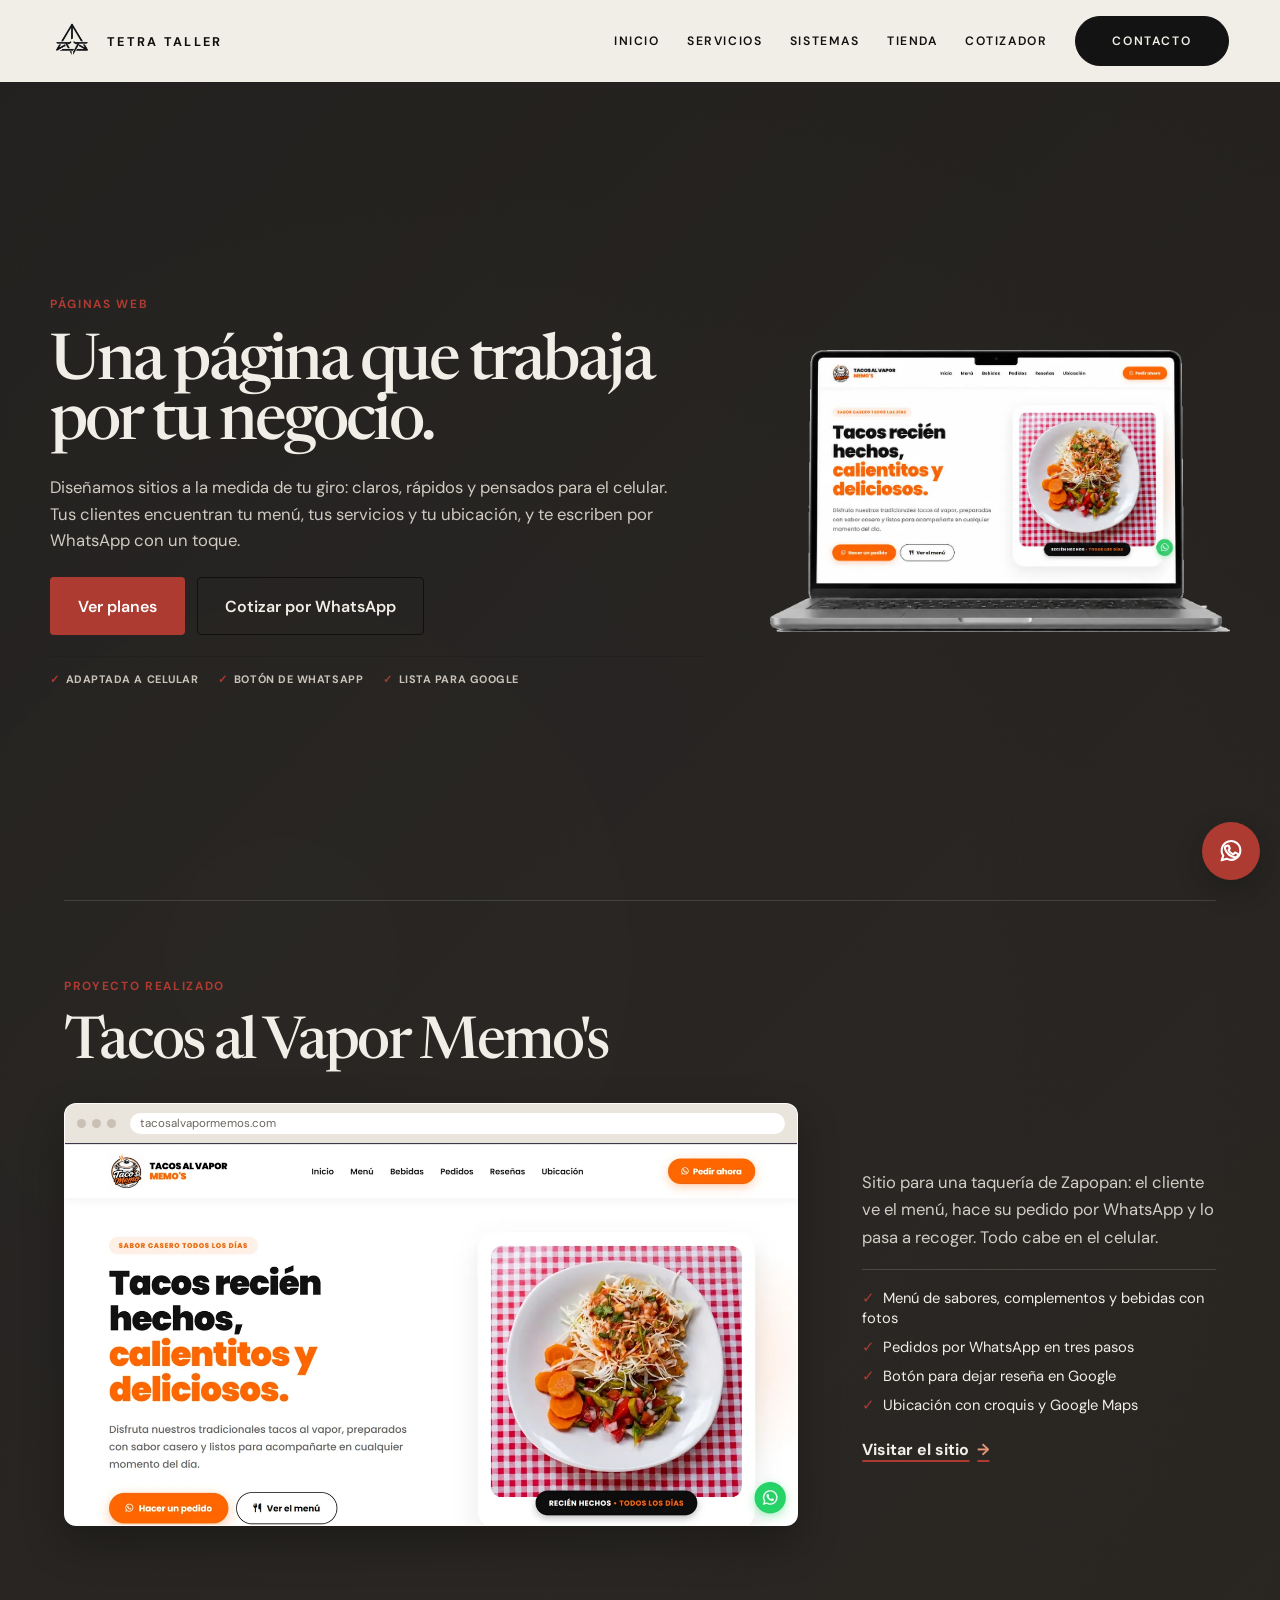
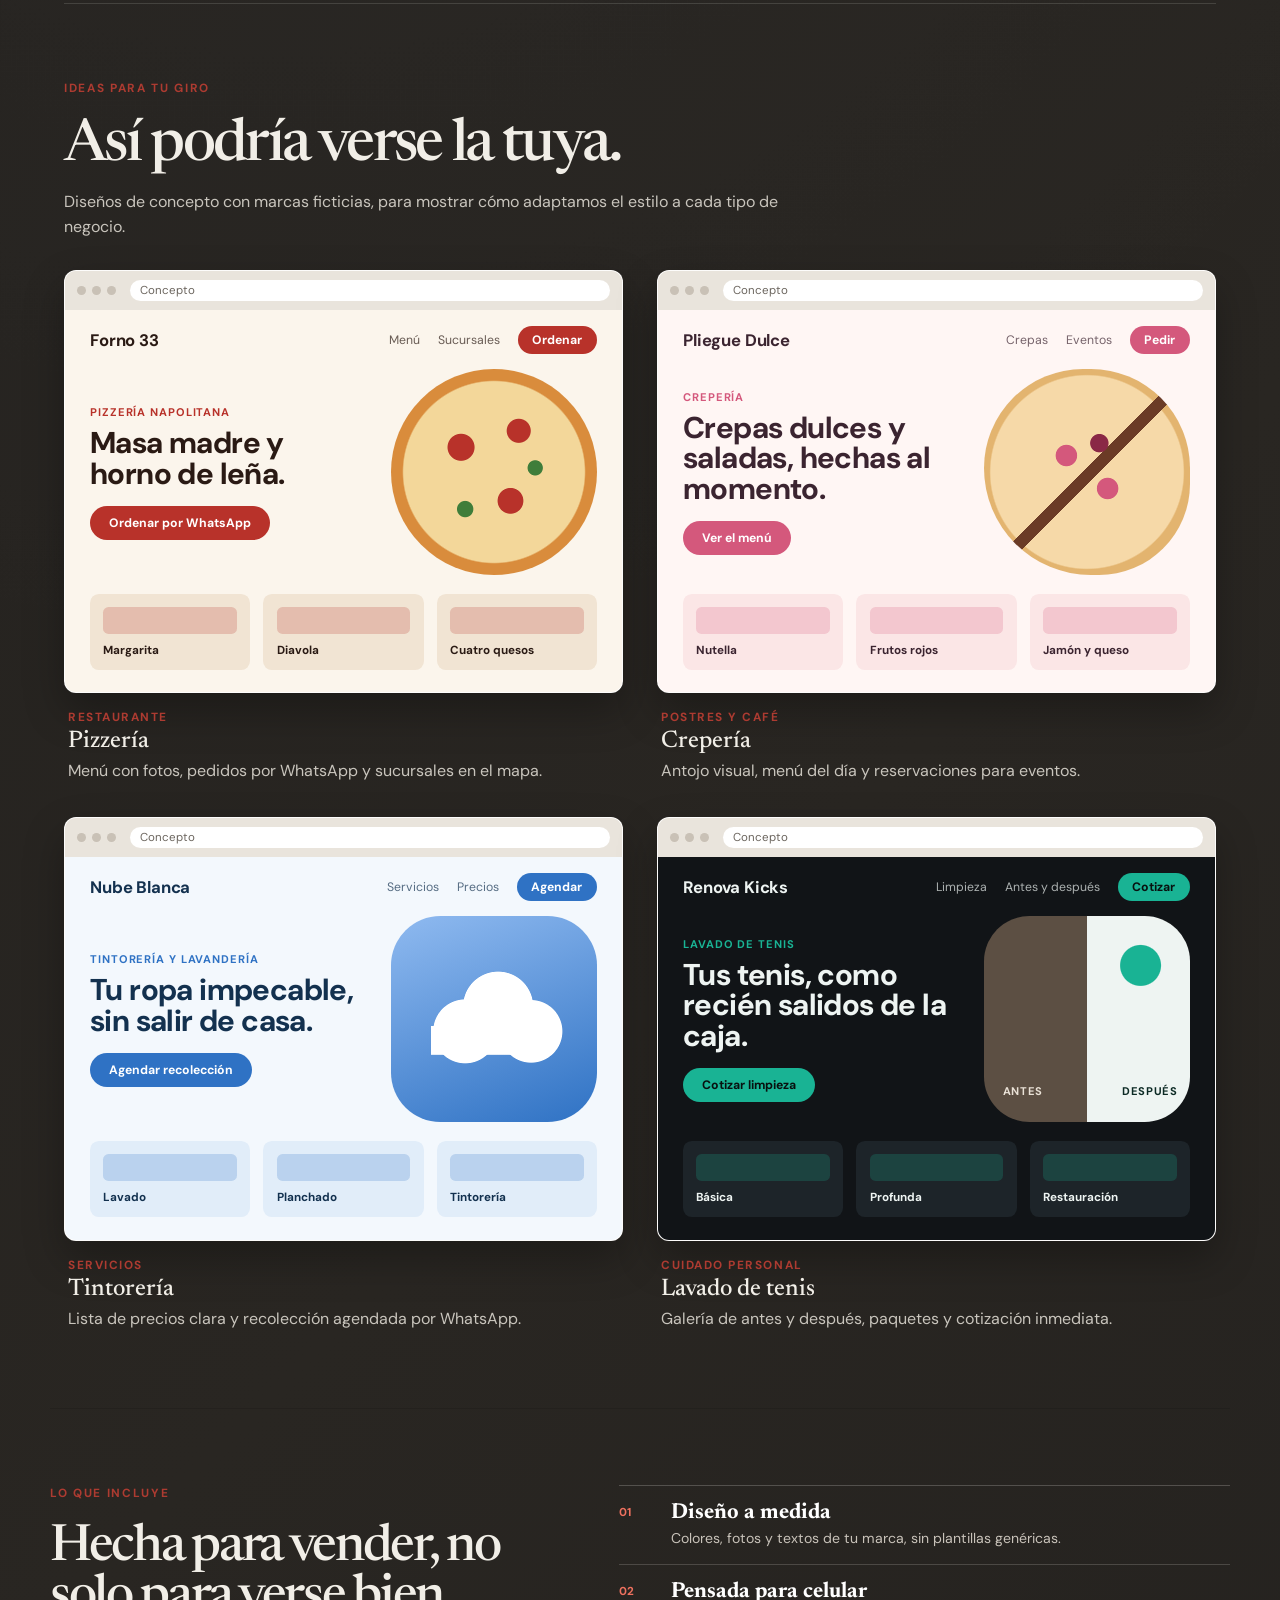
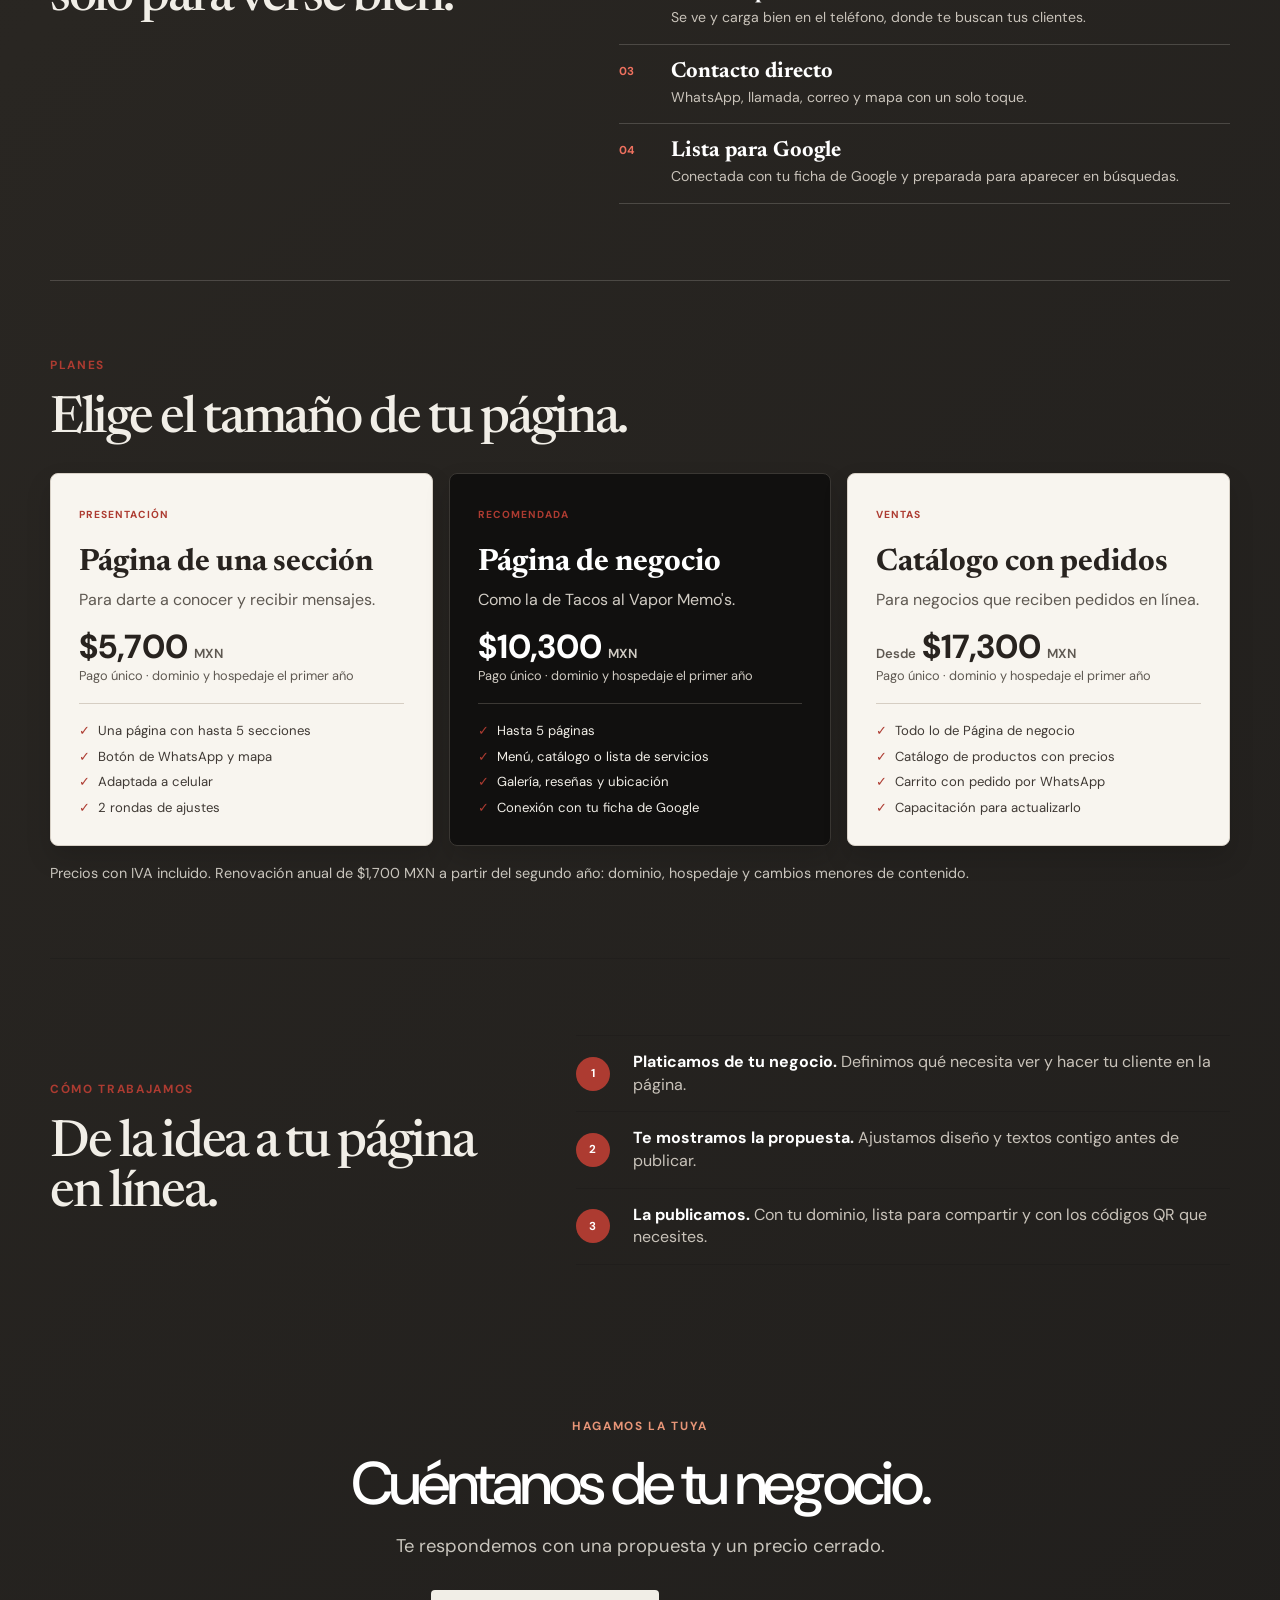
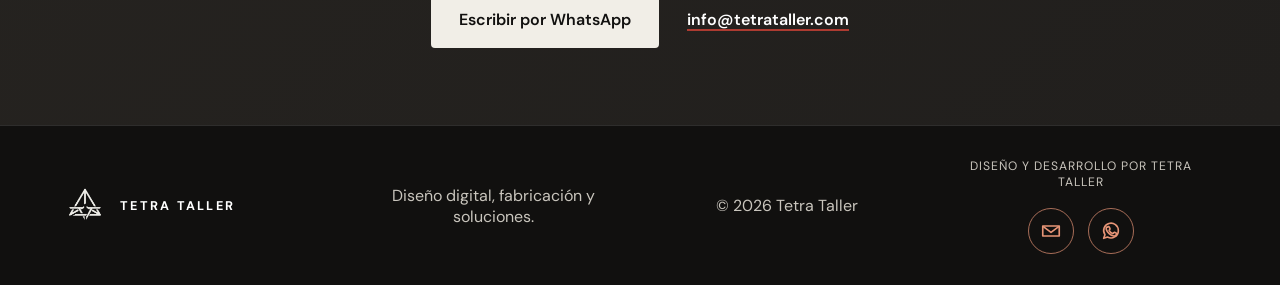
<file: paginas-web.html>
<!doctype html>
<html lang="es">
<head>
  <meta charset="UTF-8"><meta name="viewport" content="width=device-width,initial-scale=1.0">
  <link rel="icon" href="assets/favicon-v56.ico" sizes="any">
  <link rel="icon" type="image/png" sizes="16x16" href="assets/favicon-16-v56.png">
  <link rel="icon" type="image/png" sizes="32x32" href="assets/favicon-32-v56.png">
  <link rel="icon" type="image/png" sizes="64x64" href="assets/favicon-64-v56.png">
  <link rel="apple-touch-icon" sizes="180x180" href="assets/apple-touch-icon-v56.png">
  <link rel="manifest" href="site.webmanifest">
  <meta name="description" content="Páginas web para negocios en Zapopan y Guadalajara: diseño a medida, adaptadas a celular, con botón de WhatsApp, menú o catálogo y lista para Google.">
  <meta name="theme-color" content="#211f1c"><title>Páginas Web | Tetra Taller</title>
  <!-- Vista previa al compartir v60 -->
  <link rel="canonical" href="https://tetrataller.com/paginas-web.html" />
  <meta property="og:type" content="website" />
  <meta property="og:site_name" content="Tetra Taller" />
  <meta property="og:locale" content="es_MX" />
  <meta property="og:title" content="Páginas Web | Tetra Taller" />
  <meta property="og:description" content="Páginas web para negocios en Zapopan y Guadalajara: diseño a medida, adaptadas a celular, con botón de WhatsApp, menú o catálogo y lista para Google." />
  <meta property="og:url" content="https://tetrataller.com/paginas-web.html" />
  <meta property="og:image" content="https://tetrataller.com/assets/og-tetrataller-v60.jpg" />
  <meta property="og:image:width" content="1200" />
  <meta property="og:image:height" content="630" />
  <meta property="og:image:alt" content="Tetra Taller: diseño y fabricación 3D y soluciones digitales para negocios" />
  <meta name="twitter:card" content="summary_large_image" />
  <link rel="preconnect" href="https://fonts.googleapis.com"><link rel="preconnect" href="https://fonts.gstatic.com" crossorigin>
  <link href="https://fonts.googleapis.com/css2?family=DM+Sans:wght@400;500;600;700&family=Newsreader:opsz,wght@6..72,500;6..72,600&display=swap" rel="stylesheet">
  <link rel="stylesheet" href="styles.css?v=68">
  <link rel="stylesheet" href="tarjeta-v39.css?v=68">
  <link rel="stylesheet" href="web-v63.css?v=68">
</head>
<body class="digital-card-page web-page">
  <header class="site-header">
    <a class="brand" href="index.html" aria-label="Tetra Taller, página de inicio"><img src="assets/tetra-isotipo.png" alt=""><span>Tetra Taller</span></a>
    <button class="menu-toggle" type="button" aria-expanded="false" aria-controls="nav"><span></span><span></span><span class="sr-only">Abrir menú</span></button>
    <nav id="nav" class="main-nav" aria-label="Navegación principal"><a href="index.html">Inicio</a><a class="active" href="index.html#servicios">Servicios</a><a href="sistemas.html">Sistemas</a><a href="tienda.html">Tienda</a><a href="index.html#cotizador">Cotizador</a><a class="nav-contact" href="#contacto">Contacto</a></nav>
  </header>
  <main>
    <section class="digital-card-hero web-hero" aria-labelledby="web-title">
      <div class="digital-card-copy">
        <p class="eyebrow">Páginas Web</p>
        <h1 id="web-title">Una página que trabaja por tu negocio.</h1>
        <p>Diseñamos sitios a la medida de tu giro: claros, rápidos y pensados para el celular. Tus clientes encuentran tu menú, tus servicios y tu ubicación, y te escriben por WhatsApp con un toque.</p>
        <div class="digital-card-actions"><a class="button button-primary" href="#planes">Ver planes</a><a class="button button-secondary" href="https://wa.me/523345175877?text=Hola%20Tetra%20Taller%2C%20quiero%20cotizar%20una%20p%C3%A1gina%20web." target="_blank" rel="noopener">Cotizar por WhatsApp</a></div>
        <ul class="digital-card-badges"><li>Adaptada a celular</li><li>Botón de WhatsApp</li><li>Lista para Google</li></ul>
      </div>
      <figure class="web-hero-visual"><img src="assets/carrusel-paginas-web-v59.webp" alt="Laptop mostrando la página web de Tacos al Vapor Memo's" width="1169" height="717"></figure>
    </section>

    <section class="web-project" aria-labelledby="project-title">
      <div class="web-section-heading"><p class="eyebrow">Proyecto realizado</p><h2 id="project-title">Tacos al Vapor Memo's</h2></div>
      <div class="web-project-grid">
        <figure class="web-browser web-browser-photo">
          <div class="web-browser-bar" aria-hidden="true"><i></i><i></i><i></i><span>tacosalvapormemos.com</span></div>
          <img src="assets/proyecto-tacos-memos-v63.webp" alt="Portada del sitio web de Tacos al Vapor Memo's" width="1400" height="729" loading="lazy">
        </figure>
        <div class="web-project-copy">
          <p>Sitio para una taquería de Zapopan: el cliente ve el menú, hace su pedido por WhatsApp y lo pasa a recoger. Todo cabe en el celular.</p>
          <ul><li>Menú de sabores, complementos y bebidas con fotos</li><li>Pedidos por WhatsApp en tres pasos</li><li>Botón para dejar reseña en Google</li><li>Ubicación con croquis y Google Maps</li></ul>
          <a class="web-project-link" href="https://tacosalvapormemos.com" target="_blank" rel="noopener">Visitar el sitio <span aria-hidden="true">→</span></a>
        </div>
      </div>
    </section>

    <section class="web-concepts" aria-labelledby="concepts-title">
      <div class="web-section-heading"><p class="eyebrow">Ideas para tu giro</p><h2 id="concepts-title">Así podría verse la tuya.</h2><p>Diseños de concepto con marcas ficticias, para mostrar cómo adaptamos el estilo a cada tipo de negocio.</p></div>
      <div class="web-concepts-grid">
        <article class="web-concept theme-forno">
          <div class="web-browser" aria-hidden="true">
            <div class="web-browser-bar"><i></i><i></i><i></i><span>Concepto</span></div>
            <div class="mock-site">
              <div class="mock-nav"><b>Forno 33</b><span>Menú</span><span>Sucursales</span><em>Ordenar</em></div>
              <div class="mock-hero"><div><small>Pizzería napolitana</small><strong>Masa madre y horno de leña.</strong><em>Ordenar por WhatsApp</em></div><div class="mock-art mock-pizza"></div></div>
              <div class="mock-cards"><span>Margarita</span><span>Diavola</span><span>Cuatro quesos</span></div>
            </div>
          </div>
          <div class="web-concept-copy"><p class="product-format">Restaurante</p><h3>Pizzería</h3><p>Menú con fotos, pedidos por WhatsApp y sucursales en el mapa.</p></div>
        </article>
        <article class="web-concept theme-pliegue">
          <div class="web-browser" aria-hidden="true">
            <div class="web-browser-bar"><i></i><i></i><i></i><span>Concepto</span></div>
            <div class="mock-site">
              <div class="mock-nav"><b>Pliegue Dulce</b><span>Crepas</span><span>Eventos</span><em>Pedir</em></div>
              <div class="mock-hero"><div><small>Crepería</small><strong>Crepas dulces y saladas, hechas al momento.</strong><em>Ver el menú</em></div><div class="mock-art mock-crepe"></div></div>
              <div class="mock-cards"><span>Nutella</span><span>Frutos rojos</span><span>Jamón y queso</span></div>
            </div>
          </div>
          <div class="web-concept-copy"><p class="product-format">Postres y café</p><h3>Crepería</h3><p>Antojo visual, menú del día y reservaciones para eventos.</p></div>
        </article>
        <article class="web-concept theme-nube">
          <div class="web-browser" aria-hidden="true">
            <div class="web-browser-bar"><i></i><i></i><i></i><span>Concepto</span></div>
            <div class="mock-site">
              <div class="mock-nav"><b>Nube Blanca</b><span>Servicios</span><span>Precios</span><em>Agendar</em></div>
              <div class="mock-hero"><div><small>Tintorería y lavandería</small><strong>Tu ropa impecable, sin salir de casa.</strong><em>Agendar recolección</em></div><div class="mock-art mock-cloud"></div></div>
              <div class="mock-cards"><span>Lavado</span><span>Planchado</span><span>Tintorería</span></div>
            </div>
          </div>
          <div class="web-concept-copy"><p class="product-format">Servicios</p><h3>Tintorería</h3><p>Lista de precios clara y recolección agendada por WhatsApp.</p></div>
        </article>
        <article class="web-concept theme-renova">
          <div class="web-browser" aria-hidden="true">
            <div class="web-browser-bar"><i></i><i></i><i></i><span>Concepto</span></div>
            <div class="mock-site">
              <div class="mock-nav"><b>Renova Kicks</b><span>Limpieza</span><span>Antes y después</span><em>Cotizar</em></div>
              <div class="mock-hero"><div><small>Lavado de tenis</small><strong>Tus tenis, como recién salidos de la caja.</strong><em>Cotizar limpieza</em></div><div class="mock-art mock-kicks"></div></div>
              <div class="mock-cards"><span>Básica</span><span>Profunda</span><span>Restauración</span></div>
            </div>
          </div>
          <div class="web-concept-copy"><p class="product-format">Cuidado personal</p><h3>Lavado de tenis</h3><p>Galería de antes y después, paquetes y cotización inmediata.</p></div>
        </article>
      </div>
    </section>

    <section class="digital-card-features" aria-labelledby="web-features-title">
      <div class="digital-feature-heading"><p class="eyebrow">Lo que incluye</p><h2 id="web-features-title">Hecha para vender, no solo para verse bien.</h2></div>
      <div class="digital-feature-grid">
        <article><span>01</span><div><h3>Diseño a medida</h3><p>Colores, fotos y textos de tu marca, sin plantillas genéricas.</p></div></article>
        <article><span>02</span><div><h3>Pensada para celular</h3><p>Se ve y carga bien en el teléfono, donde te buscan tus clientes.</p></div></article>
        <article><span>03</span><div><h3>Contacto directo</h3><p>WhatsApp, llamada, correo y mapa con un solo toque.</p></div></article>
        <article><span>04</span><div><h3>Lista para Google</h3><p>Conectada con tu ficha de Google y preparada para aparecer en búsquedas.</p></div></article>
      </div>
    </section>

    <section id="planes" class="digital-card-plans" aria-labelledby="web-plans-title">
      <div class="digital-plans-heading"><p class="eyebrow">Planes</p><h2 id="web-plans-title">Elige el tamaño de tu página.</h2></div>
      <div class="digital-plans-grid">
        <article><span>PRESENTACIÓN</span><h3>Página de una sección</h3><p>Para darte a conocer y recibir mensajes.</p><div class="plan-price"><strong>$5,700</strong> <span>MXN</span><small>Pago único · dominio y hospedaje el primer año</small></div><ul><li>Una página con hasta 5 secciones</li><li>Botón de WhatsApp y mapa</li><li>Adaptada a celular</li><li>2 rondas de ajustes</li></ul></article>
        <article class="featured"><span>RECOMENDADA</span><h3>Página de negocio</h3><p>Como la de Tacos al Vapor Memo's.</p><div class="plan-price"><strong>$10,300</strong> <span>MXN</span><small>Pago único · dominio y hospedaje el primer año</small></div><ul><li>Hasta 5 páginas</li><li>Menú, catálogo o lista de servicios</li><li>Galería, reseñas y ubicación</li><li>Conexión con tu ficha de Google</li></ul></article>
        <article><span>VENTAS</span><h3>Catálogo con pedidos</h3><p>Para negocios que reciben pedidos en línea.</p><div class="plan-price"><span>Desde</span> <strong>$17,300</strong> <span>MXN</span><small>Pago único · dominio y hospedaje el primer año</small></div><ul><li>Todo lo de Página de negocio</li><li>Catálogo de productos con precios</li><li>Carrito con pedido por WhatsApp</li><li>Capacitación para actualizarlo</li></ul></article>
      </div>
      <p class="plans-note">Precios con IVA incluido. Renovación anual de $1,700 MXN a partir del segundo año: dominio, hospedaje y cambios menores de contenido.</p>
    </section>

    <section class="digital-card-how" aria-labelledby="web-how-title">
      <div><p class="eyebrow">Cómo trabajamos</p><h2 id="web-how-title">De la idea a tu página en línea.</h2></div>
      <ol><li><span>1</span><p><strong>Platicamos de tu negocio.</strong> Definimos qué necesita ver y hacer tu cliente en la página.</p></li><li><span>2</span><p><strong>Te mostramos la propuesta.</strong> Ajustamos diseño y textos contigo antes de publicar.</p></li><li><span>3</span><p><strong>La publicamos.</strong> Con tu dominio, lista para compartir y con los códigos QR que necesites.</p></li></ol>
    </section>

    <section id="contacto" class="contact" aria-labelledby="web-contact-title"><p class="eyebrow">Hagamos la tuya</p><h2 id="web-contact-title">Cuéntanos de tu negocio.</h2><p>Te respondemos con una propuesta y un precio cerrado.</p><div class="contact-actions"><a class="button button-light" href="https://wa.me/523345175877?text=Hola%20Tetra%20Taller%2C%20quiero%20cotizar%20una%20p%C3%A1gina%20web%20para%20mi%20negocio." target="_blank" rel="noopener">Escribir por WhatsApp</a><a class="contact-email" href="https://mail.google.com/mail/?view=cm&amp;fs=1&amp;to=info%40tetrataller.com" target="_blank" rel="noopener">info@tetrataller.com</a></div></section>
  </main>
  <footer><a class="brand footer-brand" href="index.html"><img src="assets/tetra-isotipo.png" alt=""><span>Tetra Taller</span></a><p>Diseño digital, fabricación y soluciones.</p><p>© <span id="year"></span> Tetra Taller</p></footer>
  <script src="script.js?v=68"></script>
</body>
</html>
</file>
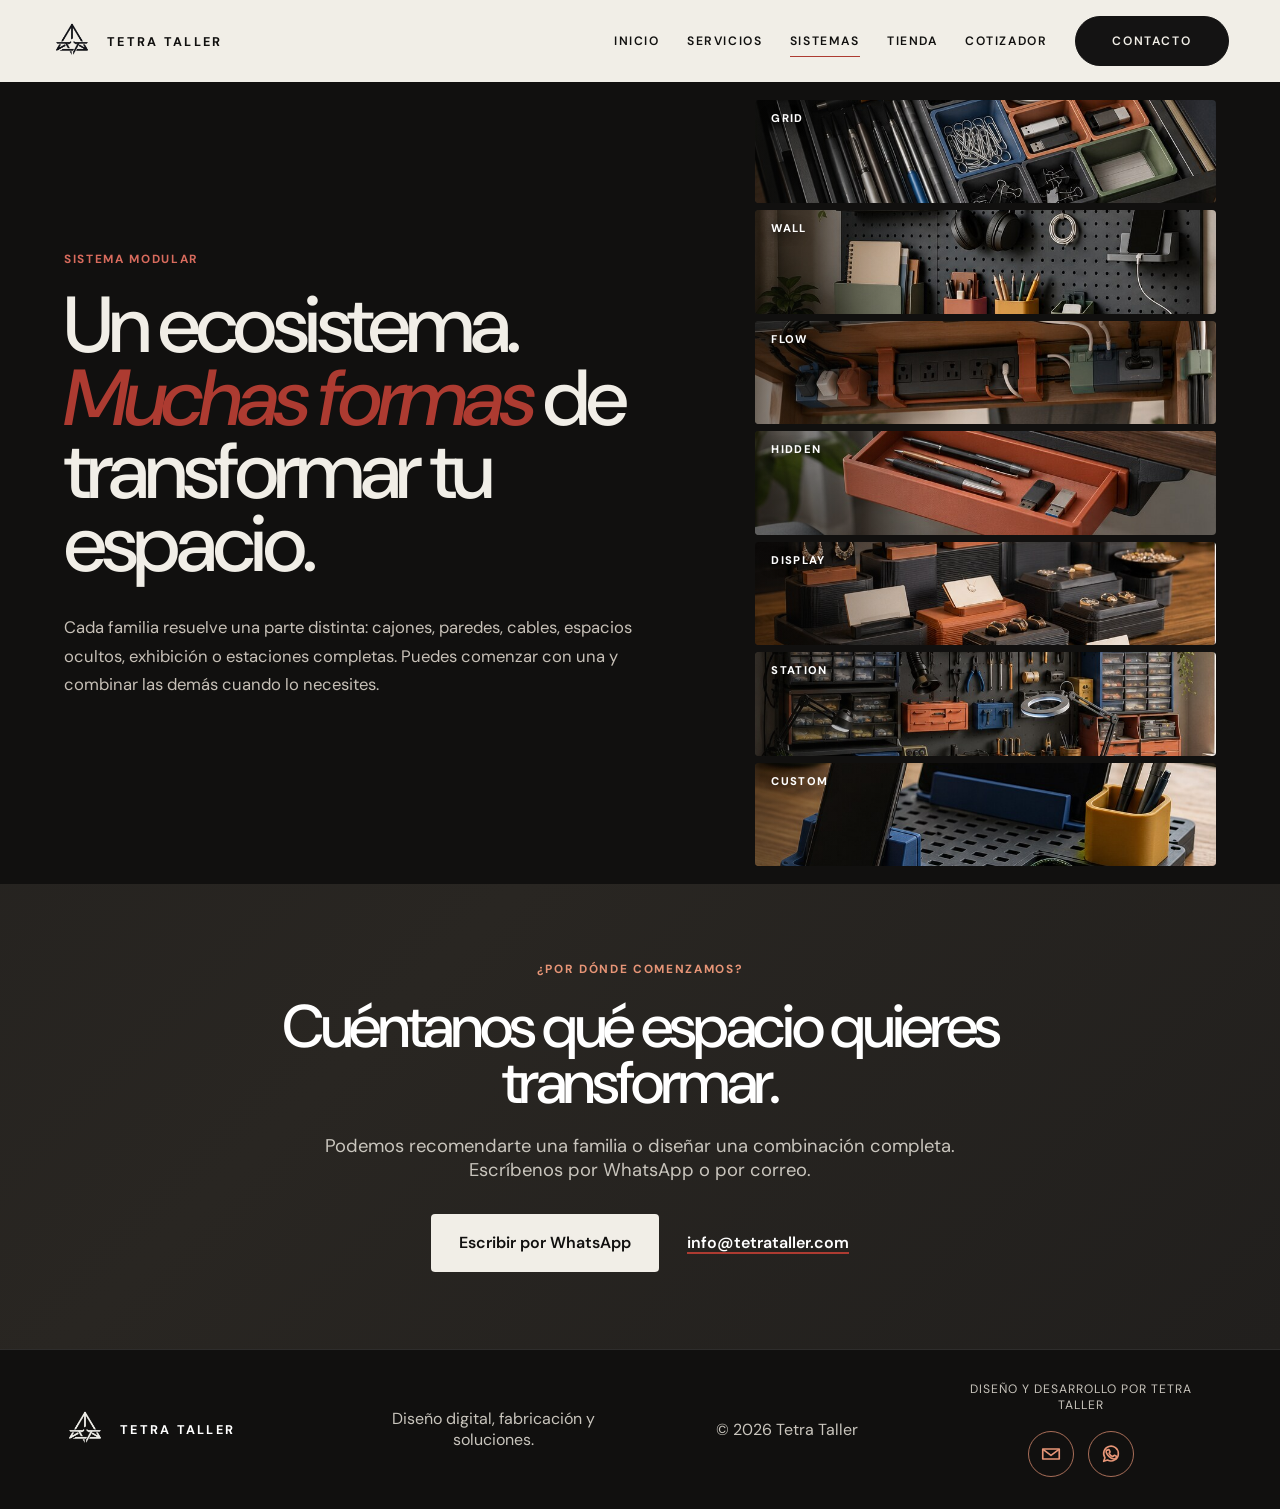
<file: sistemas.html>
<!doctype html>
<html lang="es">
  <head>
    <meta charset="UTF-8" />
    <meta name="viewport" content="width=device-width, initial-scale=1.0" />
  <link rel="icon" href="assets/favicon-v56.ico" sizes="any" />
  <link rel="icon" type="image/png" sizes="16x16" href="assets/favicon-16-v56.png" />
  <link rel="icon" type="image/png" sizes="32x32" href="assets/favicon-32-v56.png" />
  <link rel="icon" type="image/png" sizes="64x64" href="assets/favicon-64-v56.png" />
  <link rel="apple-touch-icon" sizes="180x180" href="assets/apple-touch-icon-v56.png" />
  <link rel="manifest" href="site.webmanifest" />
    <meta
      name="description"
      content="Conoce el ecosistema modular de Tetra Taller: Grid, Wall, Flow, Hidden, Display, Station y Custom."
    />
    <meta name="theme-color" content="#f3efe6" />
    <title>Sistema modular | Tetra Taller</title>
    <!-- Vista previa al compartir v60 -->
    <link rel="canonical" href="https://tetrataller.com/sistemas.html" />
    <meta property="og:type" content="website" />
    <meta property="og:site_name" content="Tetra Taller" />
    <meta property="og:locale" content="es_MX" />
    <meta property="og:title" content="Sistema modular | Tetra Taller" />
    <meta property="og:description" content="Conoce el ecosistema modular de Tetra Taller: Grid, Wall, Flow, Hidden, Display, Station y Custom." />
    <meta property="og:url" content="https://tetrataller.com/sistemas.html" />
    <meta property="og:image" content="https://tetrataller.com/assets/og-tetrataller-v60.jpg" />
    <meta property="og:image:width" content="1200" />
    <meta property="og:image:height" content="630" />
    <meta property="og:image:alt" content="Tetra Taller: diseño y fabricación 3D y soluciones digitales para negocios" />
    <meta name="twitter:card" content="summary_large_image" />
    <link rel="preconnect" href="https://fonts.googleapis.com" />
    <link rel="preconnect" href="https://fonts.gstatic.com" crossorigin />
    <link
      href="https://fonts.googleapis.com/css2?family=DM+Sans:wght@400;500;600;700&family=Newsreader:opsz,wght@6..72,500;6..72,600&display=swap"
      rel="stylesheet"
    />
    <link rel="stylesheet" href="styles.css?v=68" />
    <link rel="stylesheet" href="ecosistema.css" />
  </head>
  <body>
    <header class="site-header">
      <a class="brand" href="index.html">
        <img src="assets/tetra-isotipo.png" alt="" /><span>Tetra Taller</span>
      </a>
      <button class="menu-toggle" type="button" aria-expanded="false" aria-controls="nav">
        <span></span><span></span><span class="sr-only">Abrir menú</span>
      </button>
      <nav id="nav" class="main-nav" aria-label="Navegación principal">
        <a href="index.html">Inicio</a>
        <a href="index.html#servicios">Servicios</a>
        <a class="active" href="sistemas.html">Sistemas</a>
        <a href="tienda.html">Tienda</a>
        <a href="index.html#cotizador">Cotizador</a>
        <a class="nav-contact" href="index.html#contacto">Contacto</a>
      </nav>
    </header>

    <main>
      <section class="systems-overview">
        <div class="systems-hero">
          <p class="eyebrow">Sistema modular</p>
          <h1>Un ecosistema. <em>Muchas formas</em> de transformar tu espacio.</h1>
          <p>
            Cada familia resuelve una parte distinta: cajones, paredes, cables,
            espacios ocultos, exhibición o estaciones completas. Puedes comenzar
            con una y combinar las demás cuando lo necesites.
          </p>
        </div>

        <div class="systems-catalog" aria-label="Familias del sistema modular">
          <div class="systems-grid">
          <a class="system-card" href="tetra-grid.html">
            <img src="assets/grid-office.jpg" alt="Cajón de oficina organizado con Grid" />
            <span class="system-image-label">Grid</span>
          </a>
          <a class="system-card" href="tetra-wall.html">
            <img src="assets/wall-office.jpg" alt="Panel de oficina organizado con Wall" />
            <span class="system-image-label">Wall</span>
          </a>
          <a class="system-card" href="tetra-flow.html">
            <img src="assets/flow-office.jpg" alt="Cables de escritorio organizados con Flow" />
            <span class="system-image-label">Flow</span>
          </a>
          <a class="system-card" href="tetra-hidden.html">
            <img src="assets/hidden-drawer.jpg" alt="Cajón oculto bajo escritorio Hidden" />
            <span class="system-image-label">Hidden</span>
          </a>
          <a class="system-card" href="tetra-display.html">
            <img src="assets/display-retail.jpg" alt="Exhibidor modular Display para comercio" />
            <span class="system-image-label">Display</span>
          </a>
          <a class="system-card" href="tetra-station.html">
            <img src="assets/station-electronics.jpg" alt="Estación modular de electrónica Station" />
            <span class="system-image-label">Station</span>
          </a>
          <a class="system-card" href="tetra-custom.html">
            <img src="assets/custom-dock.jpg" alt="Soporte personalizado Custom" />
            <span class="system-image-label">Custom</span>
          </a>
          </div>
        </div>
      </section>

      <section class="contact">
        <p class="eyebrow">¿Por dónde comenzamos?</p>
        <h2>Cuéntanos qué espacio quieres transformar.</h2>
        <p>Podemos recomendarte una familia o diseñar una combinación completa. Escríbenos por WhatsApp o por correo.</p>
        <div class="contact-actions"><a class="button button-light" href="https://wa.me/523345175877?text=Hola%20Tetra%20Taller%2C%20quiero%20informaci%C3%B3n%20sobre%20los%20sistemas%20modulares." target="_blank" rel="noopener">Escribir por WhatsApp</a><a class="contact-email" href="https://mail.google.com/mail/?view=cm&amp;fs=1&amp;to=info%40tetrataller.com" target="_blank" rel="noopener">info@tetrataller.com</a></div>
      </section>
    </main>

    <footer>
      <a class="brand footer-brand" href="index.html">
        <img src="assets/tetra-isotipo.png" alt="" /><span>Tetra Taller</span>
      </a>
      <p>Diseño digital, fabricación y soluciones.</p>
      <p>© <span id="year"></span> Tetra Taller</p>
    </footer>
    <script src="script.js?v=68"></script>
  </body>
</html>
</file>
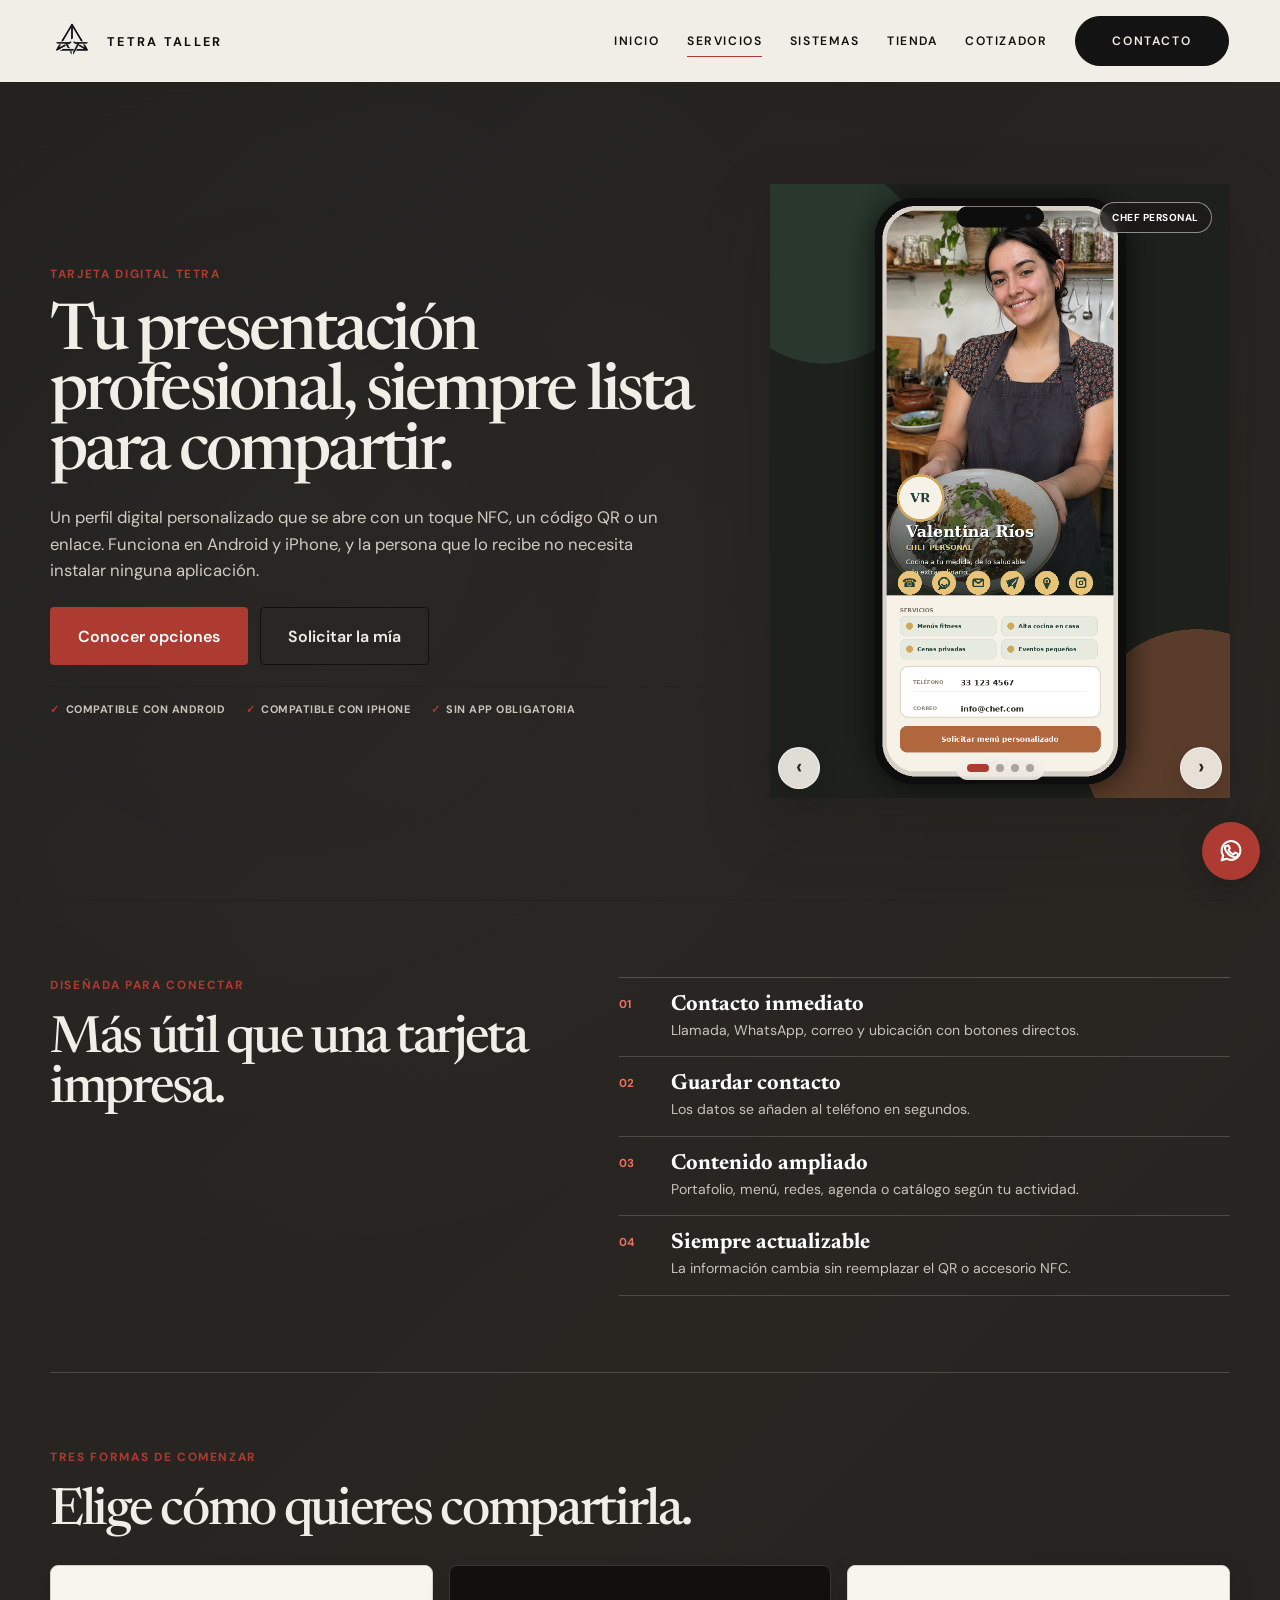
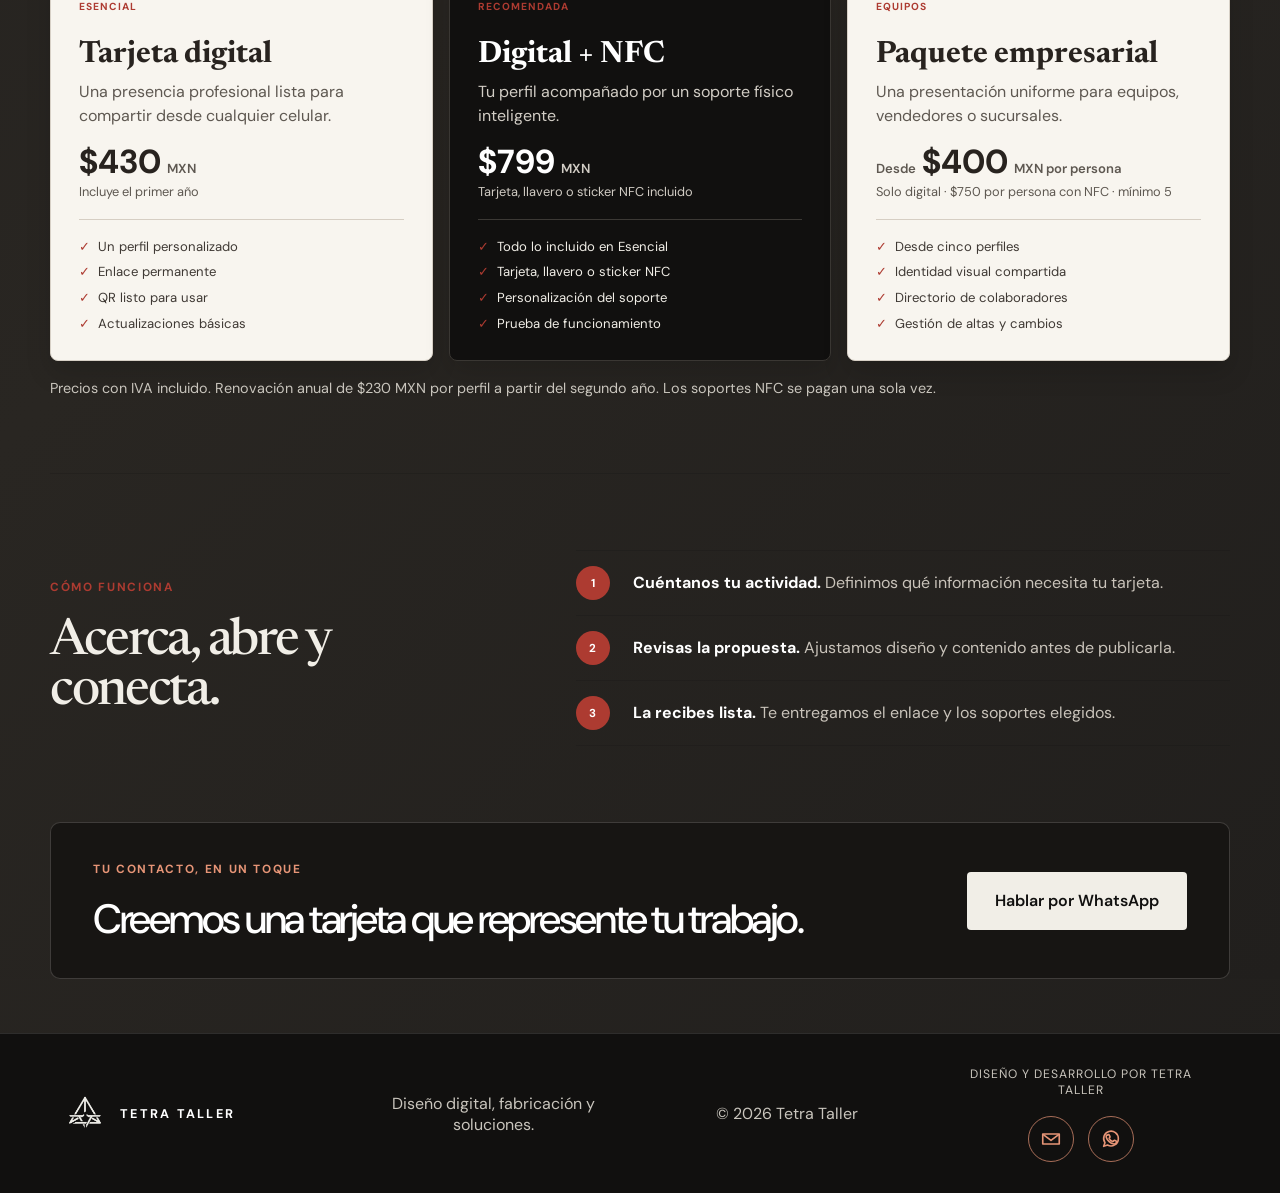
<file: tarjeta-digital.html>
<!doctype html>
<html lang="es">
<head>
  <meta charset="UTF-8"><meta name="viewport" content="width=device-width,initial-scale=1.0">
  <link rel="icon" href="assets/favicon-v56.ico" sizes="any">
  <link rel="icon" type="image/png" sizes="16x16" href="assets/favicon-16-v56.png">
  <link rel="icon" type="image/png" sizes="32x32" href="assets/favicon-32-v56.png">
  <link rel="icon" type="image/png" sizes="64x64" href="assets/favicon-64-v56.png">
  <link rel="apple-touch-icon" sizes="180x180" href="assets/apple-touch-icon-v56.png">
  <link rel="manifest" href="site.webmanifest">
  <meta name="description" content="Tarjetas de presentación digitales personalizadas con QR, NFC, contacto, WhatsApp, redes y catálogo, compatibles con Android y iPhone.">
  <meta name="theme-color" content="#211f1c"><title>Tarjeta Digital Tetra | QR y NFC</title>
  <!-- Vista previa al compartir v60 -->
  <link rel="canonical" href="https://tetrataller.com/tarjeta-digital.html" />
  <meta property="og:type" content="website" />
  <meta property="og:site_name" content="Tetra Taller" />
  <meta property="og:locale" content="es_MX" />
  <meta property="og:title" content="Tarjeta Digital Tetra | QR y NFC" />
  <meta property="og:description" content="Tarjetas de presentación digitales personalizadas con QR, NFC, contacto, WhatsApp, redes y catálogo, compatibles con Android y iPhone." />
  <meta property="og:url" content="https://tetrataller.com/tarjeta-digital.html" />
  <meta property="og:image" content="https://tetrataller.com/assets/og-tetrataller-v60.jpg" />
  <meta property="og:image:width" content="1200" />
  <meta property="og:image:height" content="630" />
  <meta property="og:image:alt" content="Tetra Taller: diseño y fabricación 3D y soluciones digitales para negocios" />
  <meta name="twitter:card" content="summary_large_image" />
  <link rel="preconnect" href="https://fonts.googleapis.com"><link rel="preconnect" href="https://fonts.gstatic.com" crossorigin>
  <link href="https://fonts.googleapis.com/css2?family=DM+Sans:wght@400;500;600;700&family=Newsreader:opsz,wght@6..72,500;6..72,600&display=swap" rel="stylesheet">
  <link rel="stylesheet" href="styles.css?v=68">
  <link rel="stylesheet" href="tarjeta-v39.css?v=68">
</head>
<body class="digital-card-page">
  <header class="site-header">
    <a class="brand" href="index.html" aria-label="Tetra Taller, página de inicio"><img src="assets/tetra-isotipo.png" alt=""><span>Tetra Taller</span></a>
    <button class="menu-toggle" type="button" aria-expanded="false" aria-controls="nav"><span></span><span></span><span class="sr-only">Abrir menú</span></button>
    <nav id="nav" class="main-nav" aria-label="Navegación principal"><a href="index.html">Inicio</a><a class="active" href="index.html#servicios">Servicios</a><a href="sistemas.html">Sistemas</a><a href="tienda.html">Tienda</a><a href="index.html#cotizador">Cotizador</a><a class="nav-contact" href="#contacto">Contacto</a></nav>
  </header>
  <main>
    <section class="digital-card-hero" aria-labelledby="digital-card-title">
      <div class="digital-card-copy">
        <p class="eyebrow">Tarjeta Digital Tetra</p>
        <h1 id="digital-card-title">Tu presentación profesional, siempre lista para compartir.</h1>
        <p>Un perfil digital personalizado que se abre con un toque NFC, un código QR o un enlace. Funciona en Android y iPhone, y la persona que lo recibe no necesita instalar ninguna aplicación.</p>
        <div class="digital-card-actions"><a class="button button-primary" href="#modalidades">Conocer opciones</a><a class="button button-secondary" href="https://wa.me/523345175877?text=Hola%20Tetra%20Taller%2C%20quiero%20una%20Tarjeta%20Digital%20Tetra." target="_blank" rel="noopener">Solicitar la mía</a></div>
        <ul class="digital-card-badges"><li>Compatible con Android</li><li>Compatible con iPhone</li><li>Sin app obligatoria</li></ul>
      </div>
      <div class="digital-profile-carousel digital-profile-carousel-hero" data-digital-card-carousel aria-label="Ejemplos de tarjetas digitales">
        <div class="digital-profile-track" aria-live="polite">
          <figure class="digital-profile-slide is-active"><img src="assets/tarjeta-chef-personal.png" alt="Ejemplo de tarjeta digital para una chef personal" loading="eager"><figcaption>Chef personal</figcaption></figure>
          <figure class="digital-profile-slide"><img src="assets/tarjeta-maquillista.png" alt="Ejemplo de tarjeta digital para una maquillista profesional" loading="lazy"><figcaption>Maquillista profesional</figcaption></figure>
          <figure class="digital-profile-slide"><img src="assets/tarjeta-agente-seguros.png" alt="Ejemplo de tarjeta digital para un agente de seguros" loading="lazy"><figcaption>Agente de seguros</figcaption></figure>
          <figure class="digital-profile-slide"><img src="assets/tarjeta-reposteria-casera.png" alt="Ejemplo de tarjeta digital para una emprendedora de repostería casera" loading="lazy"><figcaption>Repostería desde casa</figcaption></figure>
        </div>
        <div class="digital-profile-controls">
          <button type="button" data-digital-prev aria-label="Ver tarjeta anterior">‹</button>
          <div class="digital-profile-dots" aria-label="Seleccionar ejemplo"></div>
          <button type="button" data-digital-next aria-label="Ver tarjeta siguiente">›</button>
        </div>
      </div>
    </section>

    <section class="digital-card-features" aria-labelledby="features-card-title">
      <div class="digital-feature-heading"><p class="eyebrow">Diseñada para conectar</p><h2 id="features-card-title">Más útil que una tarjeta impresa.</h2></div>
      <div class="digital-feature-grid">
        <article><span>01</span><div><h3>Contacto inmediato</h3><p>Llamada, WhatsApp, correo y ubicación con botones directos.</p></div></article>
        <article><span>02</span><div><h3>Guardar contacto</h3><p>Los datos se añaden al teléfono en segundos.</p></div></article>
        <article><span>03</span><div><h3>Contenido ampliado</h3><p>Portafolio, menú, redes, agenda o catálogo según tu actividad.</p></div></article>
        <article><span>04</span><div><h3>Siempre actualizable</h3><p>La información cambia sin reemplazar el QR o accesorio NFC.</p></div></article>
      </div>
    </section>

    <section id="modalidades" class="digital-card-plans" aria-labelledby="plans-title">
      <div class="digital-plans-heading"><p class="eyebrow">Tres formas de comenzar</p><h2 id="plans-title">Elige cómo quieres compartirla.</h2></div>
      <div class="digital-plans-grid">
        <article><span>ESENCIAL</span><h3>Tarjeta digital</h3><p>Una presencia profesional lista para compartir desde cualquier celular.</p><div class="plan-price"><strong>$430</strong> <span>MXN</span><small>Incluye el primer año</small></div><ul><li>Un perfil personalizado</li><li>Enlace permanente</li><li>QR listo para usar</li><li>Actualizaciones básicas</li></ul></article>
        <article class="featured"><span>RECOMENDADA</span><h3>Digital + NFC</h3><p>Tu perfil acompañado por un soporte físico inteligente.</p><div class="plan-price"><strong>$799</strong> <span>MXN</span><small>Tarjeta, llavero o sticker NFC incluido</small></div><ul><li>Todo lo incluido en Esencial</li><li>Tarjeta, llavero o sticker NFC</li><li>Personalización del soporte</li><li>Prueba de funcionamiento</li></ul></article>
        <article><span>EQUIPOS</span><h3>Paquete empresarial</h3><p>Una presentación uniforme para equipos, vendedores o sucursales.</p><div class="plan-price"><span>Desde</span> <strong>$400</strong> <span>MXN por persona</span><small>Solo digital · $750 por persona con NFC · mínimo 5</small></div><ul><li>Desde cinco perfiles</li><li>Identidad visual compartida</li><li>Directorio de colaboradores</li><li>Gestión de altas y cambios</li></ul></article>
      </div>
      <p class="plans-note">Precios con IVA incluido. Renovación anual de $230 MXN por perfil a partir del segundo año. Los soportes NFC se pagan una sola vez.</p>
    </section>

    <section class="digital-card-how" aria-labelledby="digital-how-title">
      <div><p class="eyebrow">Cómo funciona</p><h2 id="digital-how-title">Acerca, abre y conecta.</h2></div>
      <ol><li><span>1</span><p><strong>Cuéntanos tu actividad.</strong> Definimos qué información necesita tu tarjeta.</p></li><li><span>2</span><p><strong>Revisas la propuesta.</strong> Ajustamos diseño y contenido antes de publicarla.</p></li><li><span>3</span><p><strong>La recibes lista.</strong> Te entregamos el enlace y los soportes elegidos.</p></li></ol>
    </section>

    <section id="contacto" class="contact digital-card-contact"><div><p class="eyebrow">Tu contacto, en un toque</p><h2>Creemos una tarjeta que represente tu trabajo.</h2></div><a class="button button-light" href="https://wa.me/523345175877?text=Hola%20Tetra%20Taller%2C%20quiero%20cotizar%20una%20Tarjeta%20Digital%20Tetra." target="_blank" rel="noopener">Hablar por WhatsApp</a></section>
  </main>
  <footer><a class="brand footer-brand" href="index.html"><img src="assets/tetra-isotipo.png" alt=""><span>Tetra Taller</span></a><p>Diseño digital, fabricación y soluciones.</p><p>© <span id="year"></span> Tetra Taller</p></footer>
  <script src="script.js?v=68"></script>
</body>
</html>
</file>
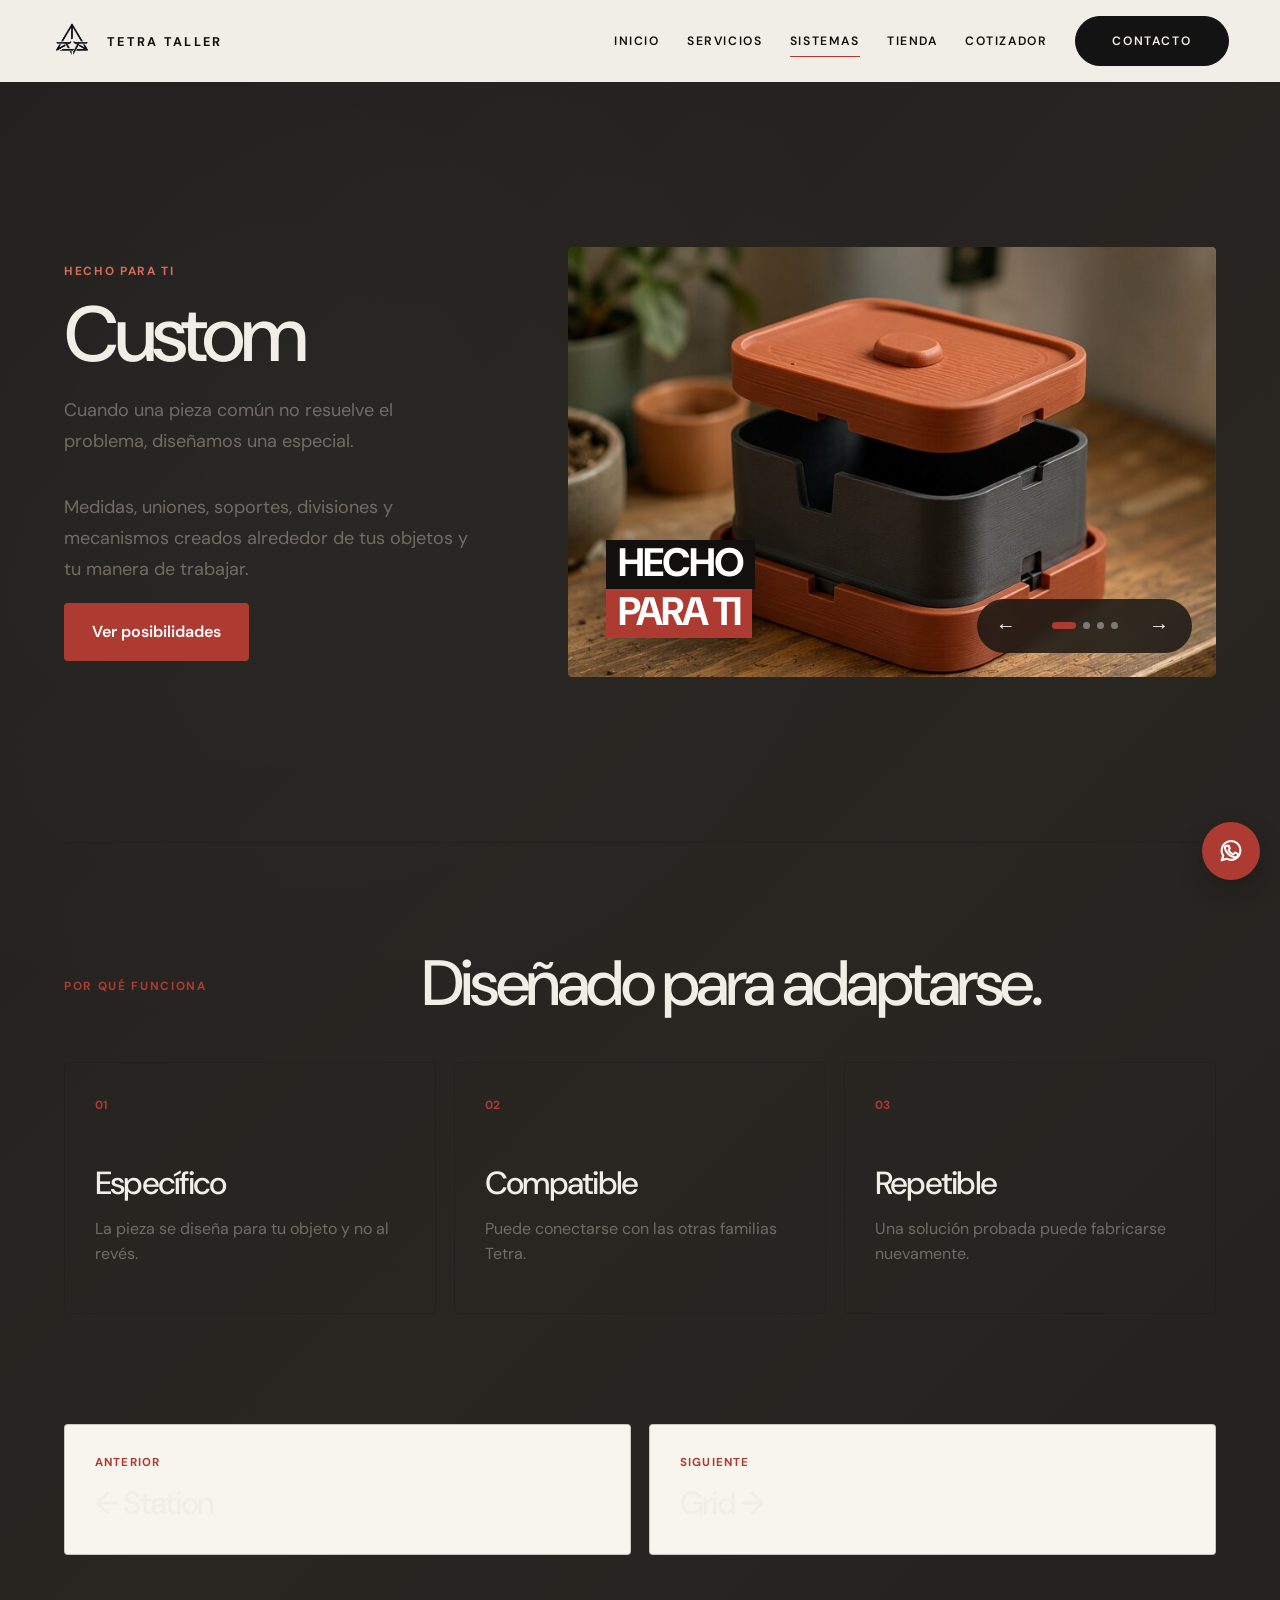
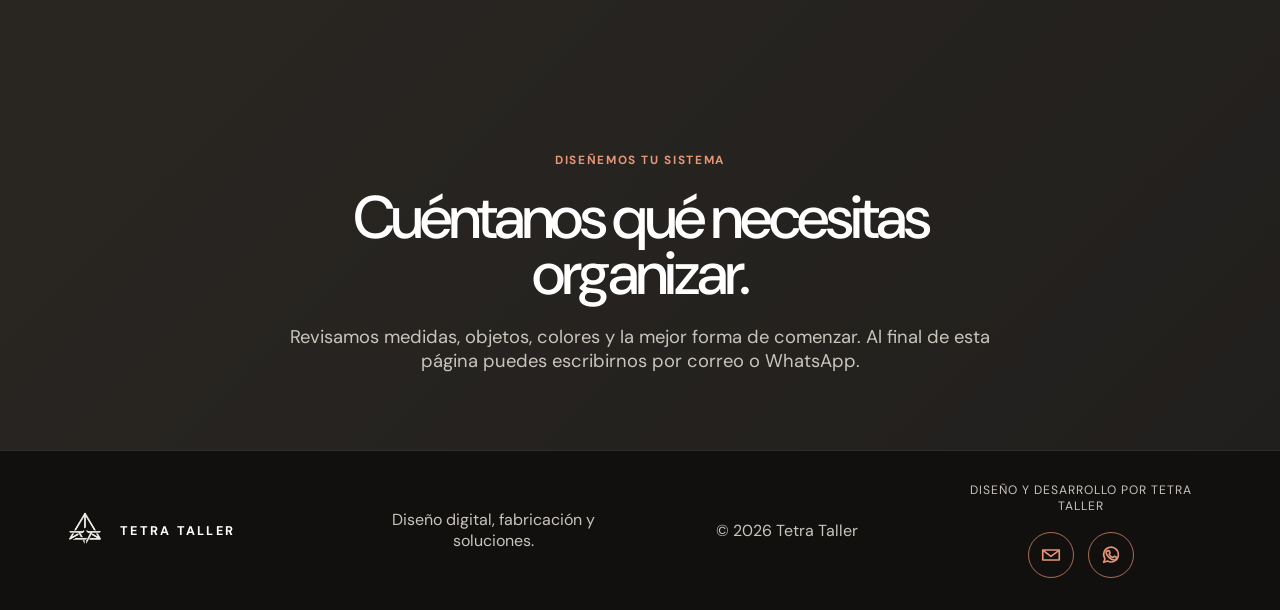
<file: tetra-custom.html>
<!doctype html>
<html lang="es">
  <head>
    <meta charset="UTF-8" /><meta name="viewport" content="width=device-width, initial-scale=1.0" />
  <link rel="icon" href="assets/favicon-v56.ico" sizes="any" />
  <link rel="icon" type="image/png" sizes="16x16" href="assets/favicon-16-v56.png" />
  <link rel="icon" type="image/png" sizes="32x32" href="assets/favicon-32-v56.png" />
  <link rel="icon" type="image/png" sizes="64x64" href="assets/favicon-64-v56.png" />
  <link rel="apple-touch-icon" sizes="180x180" href="assets/apple-touch-icon-v56.png" />
  <link rel="manifest" href="site.webmanifest" />
    <meta name="description" content="Custom: accesorios y soluciones modulares diseñadas a medida." />
    <meta name="theme-color" content="#f3efe6" /><title>Custom | Tetra Taller</title>
    <!-- Vista previa al compartir v60 -->
    <link rel="canonical" href="https://tetrataller.com/tetra-custom.html" />
    <meta property="og:type" content="website" />
    <meta property="og:site_name" content="Tetra Taller" />
    <meta property="og:locale" content="es_MX" />
    <meta property="og:title" content="Custom | Tetra Taller" />
    <meta property="og:description" content="Custom: accesorios y soluciones modulares diseñadas a medida." />
    <meta property="og:url" content="https://tetrataller.com/tetra-custom.html" />
    <meta property="og:image" content="https://tetrataller.com/assets/og-tetrataller-v60.jpg" />
    <meta property="og:image:width" content="1200" />
    <meta property="og:image:height" content="630" />
    <meta property="og:image:alt" content="Tetra Taller: diseño y fabricación 3D y soluciones digitales para negocios" />
    <meta name="twitter:card" content="summary_large_image" />
    <link rel="preconnect" href="https://fonts.googleapis.com" /><link rel="preconnect" href="https://fonts.gstatic.com" crossorigin />
    <link href="https://fonts.googleapis.com/css2?family=DM+Sans:wght@400;500;600;700&family=Newsreader:opsz,wght@6..72,500;6..72,600&display=swap" rel="stylesheet" />
    <link rel="stylesheet" href="styles.css?v=68" /><link rel="stylesheet" href="ecosistema.css" />
  </head>
  <body data-system="custom">
    <header class="site-header">
      <a class="brand" href="index.html"><img src="assets/tetra-isotipo.png" alt="" /><span>Tetra Taller</span></a>
      <button class="menu-toggle" type="button" aria-expanded="false" aria-controls="nav"><span></span><span></span><span class="sr-only">Abrir menú</span></button>
      <nav id="nav" class="main-nav"><a href="index.html">Inicio</a><a href="index.html#servicios">Servicios</a><a class="active" href="sistemas.html">Sistemas</a><a href="tienda.html">Tienda</a><a href="index.html#cotizador">Cotizador</a><a class="nav-contact" href="index.html#contacto">Contacto</a></nav>
    </header>
    <main id="system-page"></main>
    <footer><a class="brand footer-brand" href="index.html"><img src="assets/tetra-isotipo.png" alt="" /><span>Tetra Taller</span></a><p>Diseño digital, fabricación y soluciones.</p><p>© <span id="year"></span> Tetra Taller</p></footer>
    <script src="system-page.js"></script><script src="script.js?v=68"></script>
  </body>
</html>
</file>
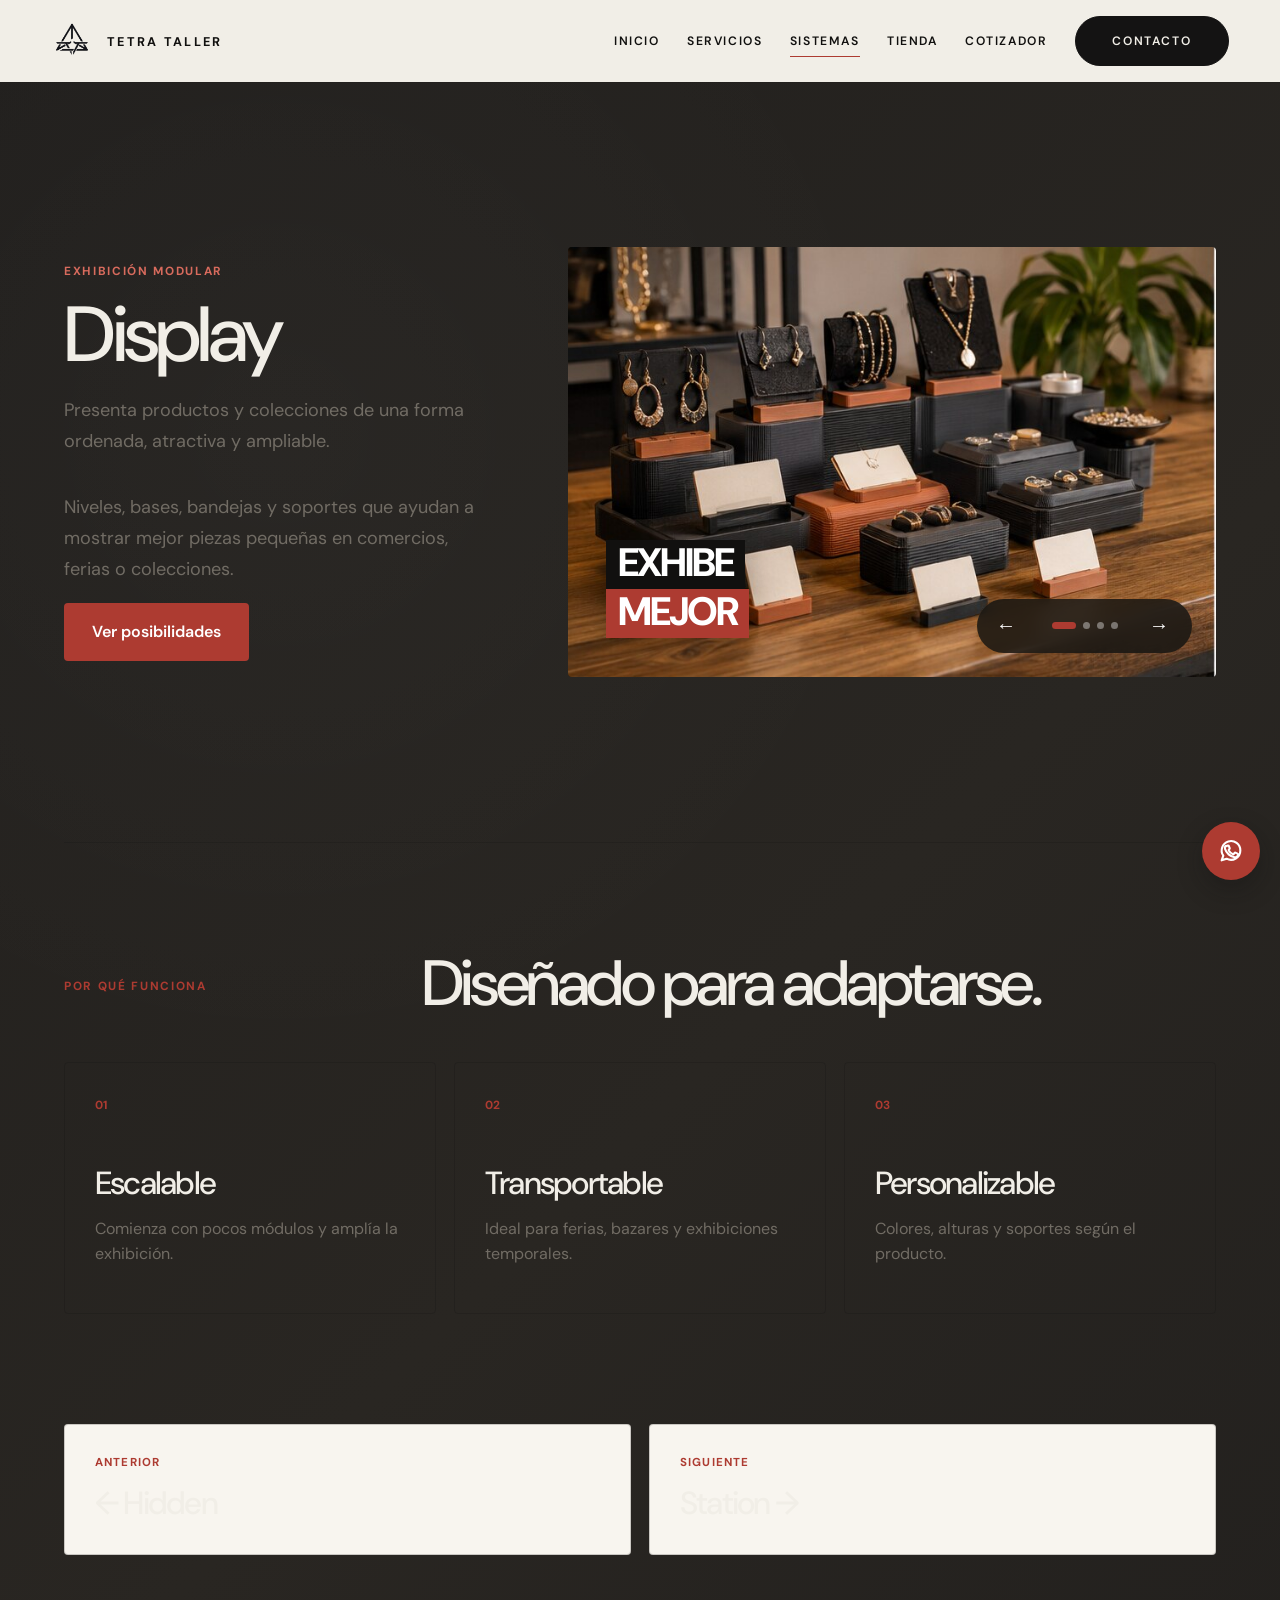
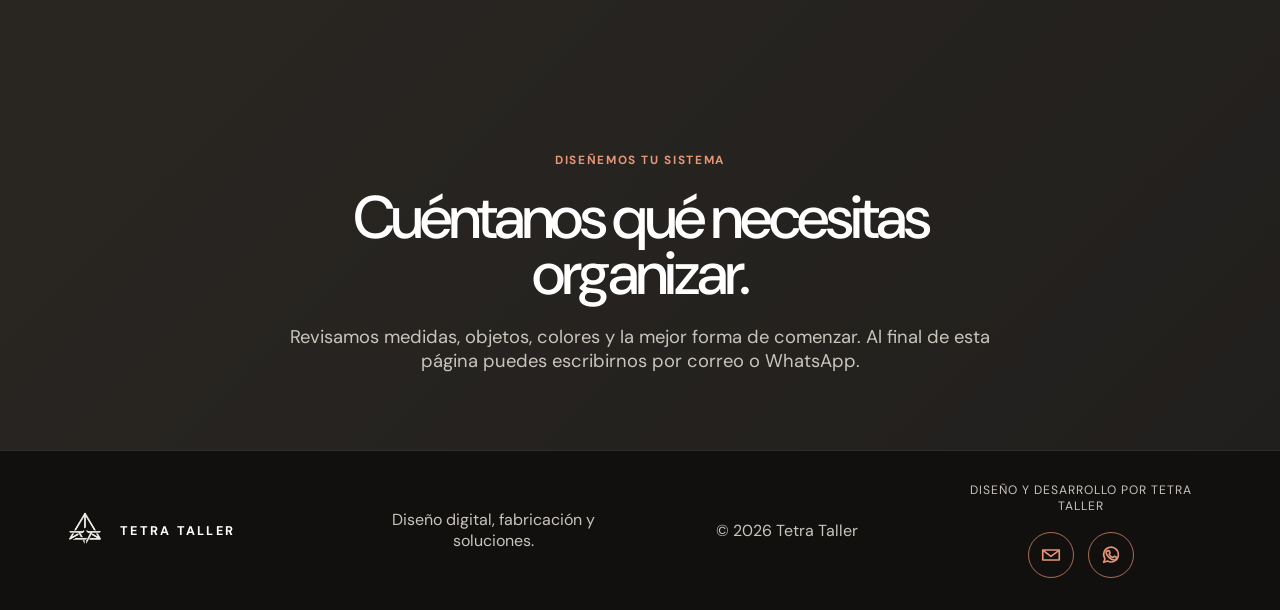
<file: tetra-display.html>
<!doctype html>
<html lang="es">
  <head>
    <meta charset="UTF-8" /><meta name="viewport" content="width=device-width, initial-scale=1.0" />
  <link rel="icon" href="assets/favicon-v56.ico" sizes="any" />
  <link rel="icon" type="image/png" sizes="16x16" href="assets/favicon-16-v56.png" />
  <link rel="icon" type="image/png" sizes="32x32" href="assets/favicon-32-v56.png" />
  <link rel="icon" type="image/png" sizes="64x64" href="assets/favicon-64-v56.png" />
  <link rel="apple-touch-icon" sizes="180x180" href="assets/apple-touch-icon-v56.png" />
  <link rel="manifest" href="site.webmanifest" />
    <meta name="description" content="Display: exhibidores modulares para productos, ferias y colecciones." />
    <meta name="theme-color" content="#f3efe6" /><title>Display | Tetra Taller</title>
    <!-- Vista previa al compartir v60 -->
    <link rel="canonical" href="https://tetrataller.com/tetra-display.html" />
    <meta property="og:type" content="website" />
    <meta property="og:site_name" content="Tetra Taller" />
    <meta property="og:locale" content="es_MX" />
    <meta property="og:title" content="Display | Tetra Taller" />
    <meta property="og:description" content="Display: exhibidores modulares para productos, ferias y colecciones." />
    <meta property="og:url" content="https://tetrataller.com/tetra-display.html" />
    <meta property="og:image" content="https://tetrataller.com/assets/og-tetrataller-v60.jpg" />
    <meta property="og:image:width" content="1200" />
    <meta property="og:image:height" content="630" />
    <meta property="og:image:alt" content="Tetra Taller: diseño y fabricación 3D y soluciones digitales para negocios" />
    <meta name="twitter:card" content="summary_large_image" />
    <link rel="preconnect" href="https://fonts.googleapis.com" /><link rel="preconnect" href="https://fonts.gstatic.com" crossorigin />
    <link href="https://fonts.googleapis.com/css2?family=DM+Sans:wght@400;500;600;700&family=Newsreader:opsz,wght@6..72,500;6..72,600&display=swap" rel="stylesheet" />
    <link rel="stylesheet" href="styles.css?v=68" /><link rel="stylesheet" href="ecosistema.css" />
  </head>
  <body data-system="display">
    <header class="site-header">
      <a class="brand" href="index.html"><img src="assets/tetra-isotipo.png" alt="" /><span>Tetra Taller</span></a>
      <button class="menu-toggle" type="button" aria-expanded="false" aria-controls="nav"><span></span><span></span><span class="sr-only">Abrir menú</span></button>
      <nav id="nav" class="main-nav"><a href="index.html">Inicio</a><a href="index.html#servicios">Servicios</a><a class="active" href="sistemas.html">Sistemas</a><a href="tienda.html">Tienda</a><a href="index.html#cotizador">Cotizador</a><a class="nav-contact" href="index.html#contacto">Contacto</a></nav>
    </header>
    <main id="system-page"></main>
    <footer><a class="brand footer-brand" href="index.html"><img src="assets/tetra-isotipo.png" alt="" /><span>Tetra Taller</span></a><p>Diseño digital, fabricación y soluciones.</p><p>© <span id="year"></span> Tetra Taller</p></footer>
    <script src="system-page.js"></script><script src="script.js?v=68"></script>
  </body>
</html>
</file>
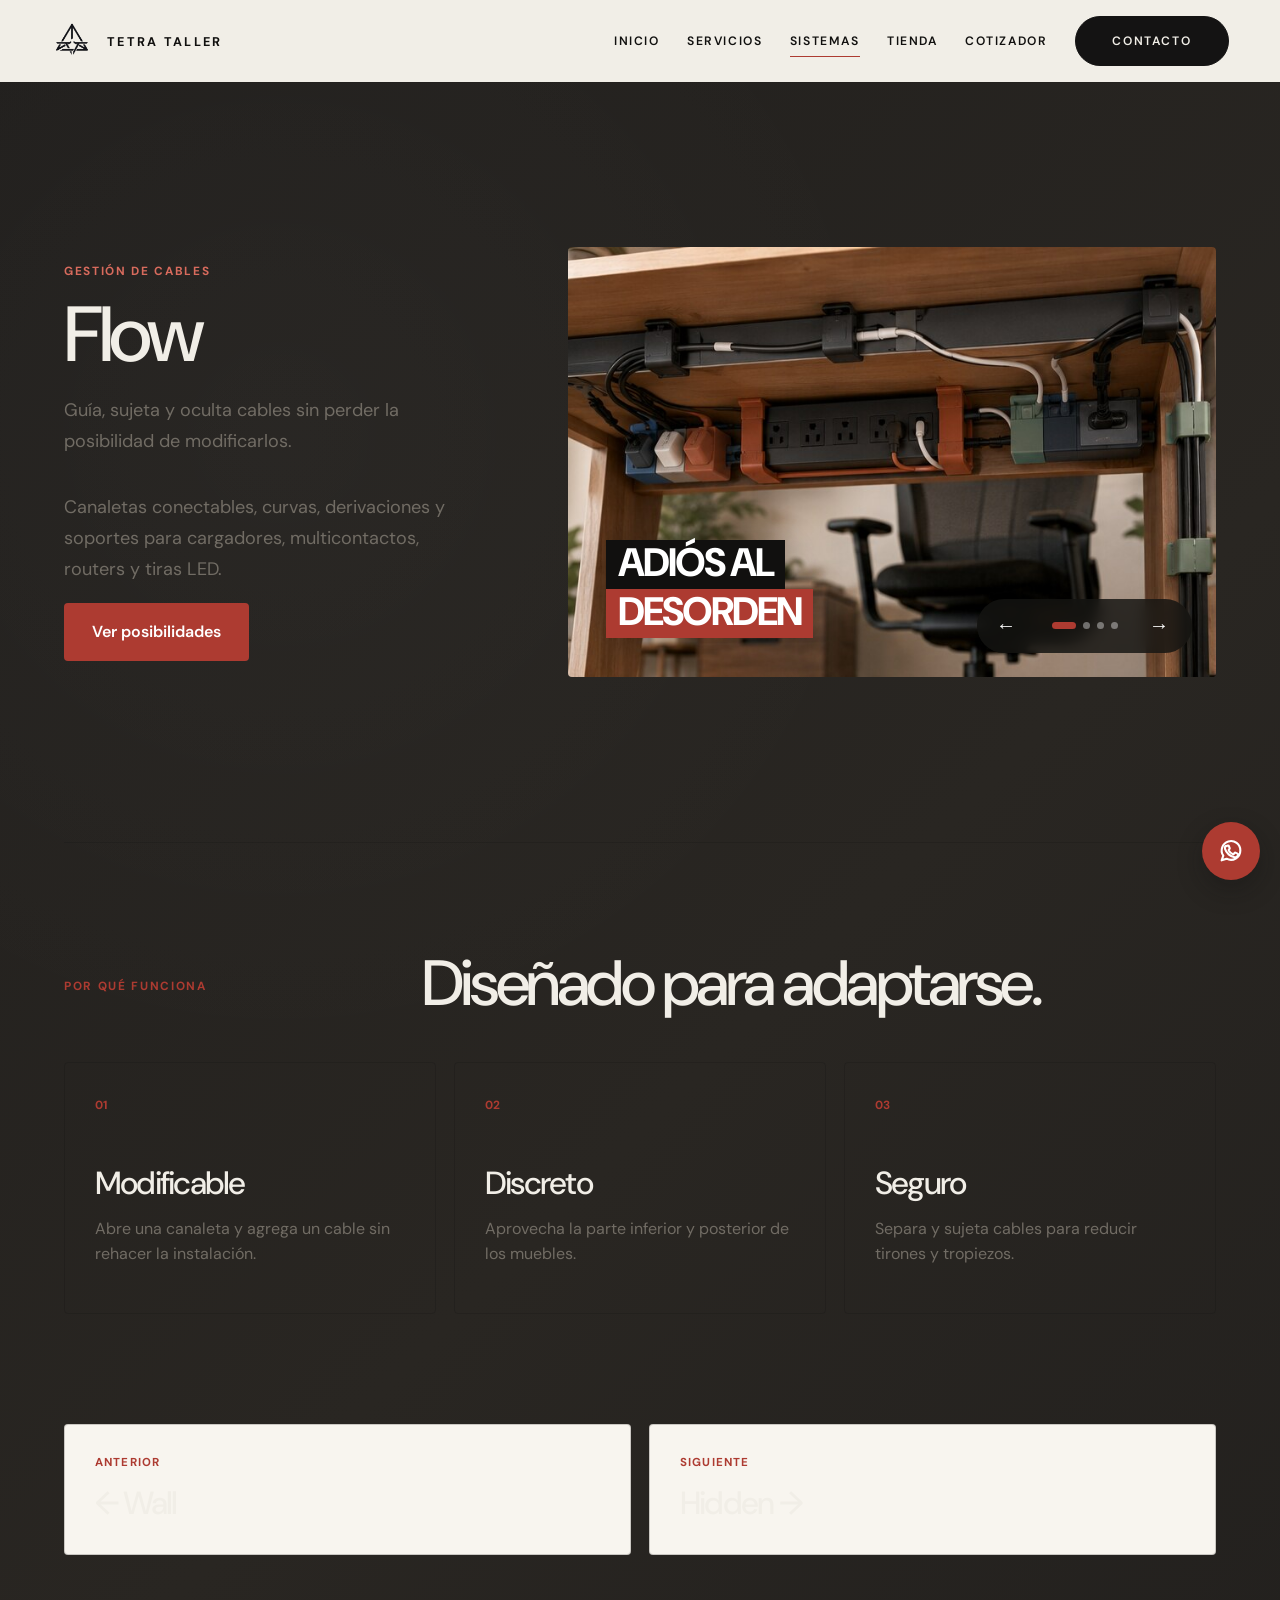
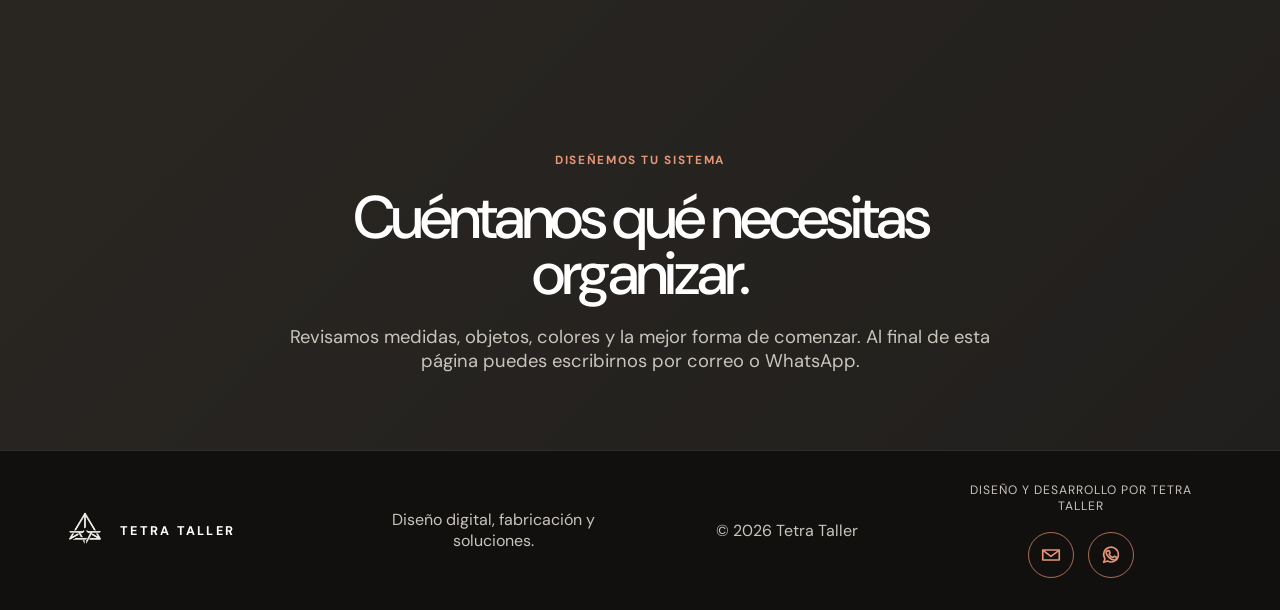
<file: tetra-flow.html>
<!doctype html>
<html lang="es">
  <head>
    <meta charset="UTF-8" /><meta name="viewport" content="width=device-width, initial-scale=1.0" />
  <link rel="icon" href="assets/favicon-v56.ico" sizes="any" />
  <link rel="icon" type="image/png" sizes="16x16" href="assets/favicon-16-v56.png" />
  <link rel="icon" type="image/png" sizes="32x32" href="assets/favicon-32-v56.png" />
  <link rel="icon" type="image/png" sizes="64x64" href="assets/favicon-64-v56.png" />
  <link rel="apple-touch-icon" sizes="180x180" href="assets/apple-touch-icon-v56.png" />
  <link rel="manifest" href="site.webmanifest" />
    <meta name="description" content="Flow: sistema modular para organizar, guiar y ocultar cables." />
    <meta name="theme-color" content="#f3efe6" /><title>Flow | Tetra Taller</title>
    <!-- Vista previa al compartir v60 -->
    <link rel="canonical" href="https://tetrataller.com/tetra-flow.html" />
    <meta property="og:type" content="website" />
    <meta property="og:site_name" content="Tetra Taller" />
    <meta property="og:locale" content="es_MX" />
    <meta property="og:title" content="Flow | Tetra Taller" />
    <meta property="og:description" content="Flow: sistema modular para organizar, guiar y ocultar cables." />
    <meta property="og:url" content="https://tetrataller.com/tetra-flow.html" />
    <meta property="og:image" content="https://tetrataller.com/assets/og-tetrataller-v60.jpg" />
    <meta property="og:image:width" content="1200" />
    <meta property="og:image:height" content="630" />
    <meta property="og:image:alt" content="Tetra Taller: diseño y fabricación 3D y soluciones digitales para negocios" />
    <meta name="twitter:card" content="summary_large_image" />
    <link rel="preconnect" href="https://fonts.googleapis.com" /><link rel="preconnect" href="https://fonts.gstatic.com" crossorigin />
    <link href="https://fonts.googleapis.com/css2?family=DM+Sans:wght@400;500;600;700&family=Newsreader:opsz,wght@6..72,500;6..72,600&display=swap" rel="stylesheet" />
    <link rel="stylesheet" href="styles.css?v=68" /><link rel="stylesheet" href="ecosistema.css" />
  </head>
  <body data-system="flow">
    <header class="site-header">
      <a class="brand" href="index.html"><img src="assets/tetra-isotipo.png" alt="" /><span>Tetra Taller</span></a>
      <button class="menu-toggle" type="button" aria-expanded="false" aria-controls="nav"><span></span><span></span><span class="sr-only">Abrir menú</span></button>
      <nav id="nav" class="main-nav"><a href="index.html">Inicio</a><a href="index.html#servicios">Servicios</a><a class="active" href="sistemas.html">Sistemas</a><a href="tienda.html">Tienda</a><a href="index.html#cotizador">Cotizador</a><a class="nav-contact" href="index.html#contacto">Contacto</a></nav>
    </header>
    <main id="system-page"></main>
    <footer><a class="brand footer-brand" href="index.html"><img src="assets/tetra-isotipo.png" alt="" /><span>Tetra Taller</span></a><p>Diseño digital, fabricación y soluciones.</p><p>© <span id="year"></span> Tetra Taller</p></footer>
    <script src="system-page.js"></script><script src="script.js?v=68"></script>
  </body>
</html>
</file>
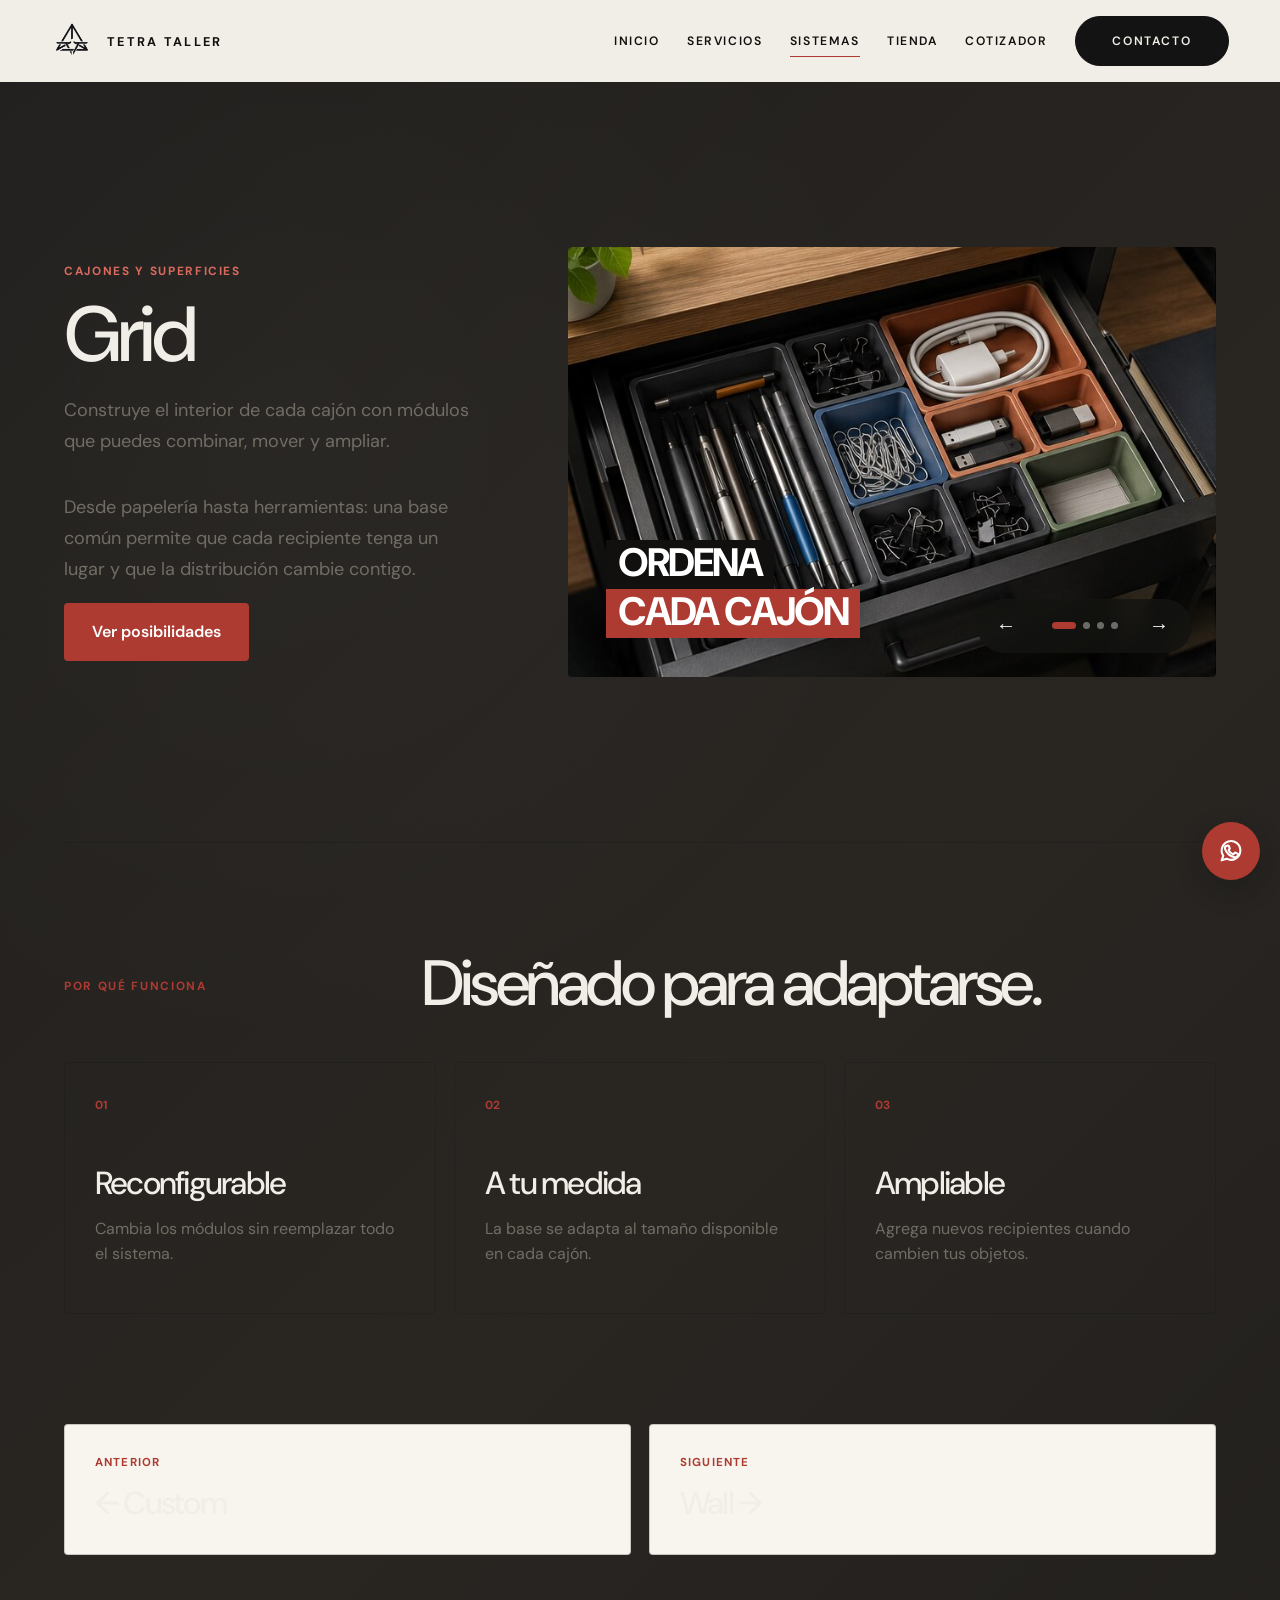
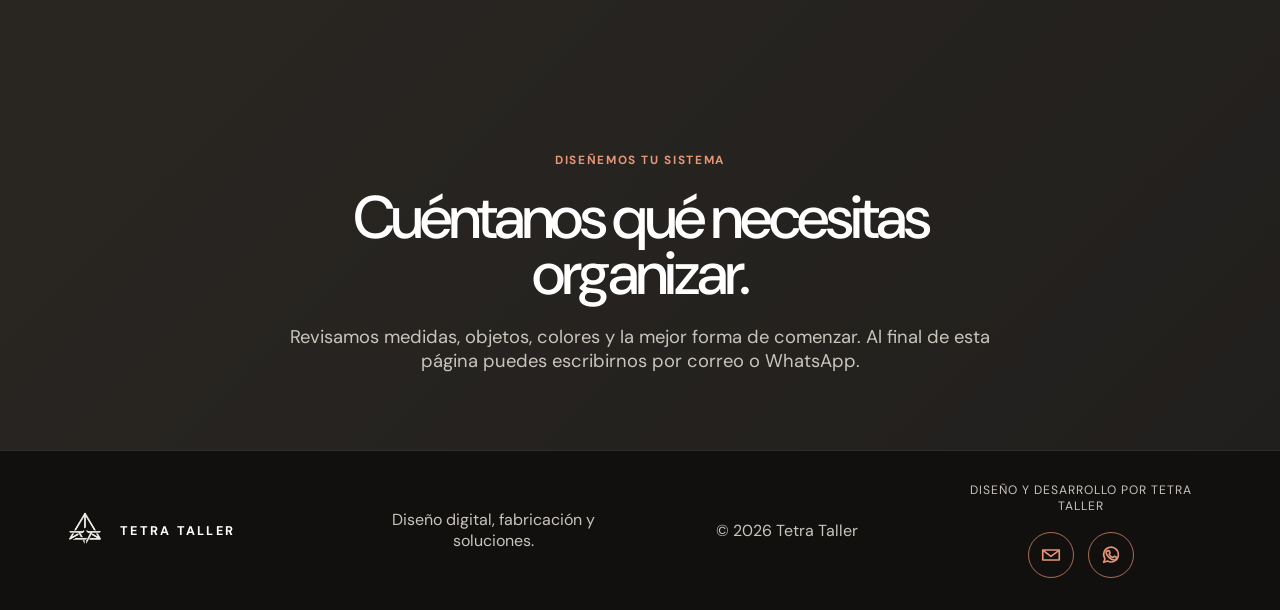
<file: tetra-grid.html>
<!doctype html>
<html lang="es">
  <head>
    <meta charset="UTF-8" /><meta name="viewport" content="width=device-width, initial-scale=1.0" />
  <link rel="icon" href="assets/favicon-v56.ico" sizes="any" />
  <link rel="icon" type="image/png" sizes="16x16" href="assets/favicon-16-v56.png" />
  <link rel="icon" type="image/png" sizes="32x32" href="assets/favicon-32-v56.png" />
  <link rel="icon" type="image/png" sizes="64x64" href="assets/favicon-64-v56.png" />
  <link rel="apple-touch-icon" sizes="180x180" href="assets/apple-touch-icon-v56.png" />
  <link rel="manifest" href="site.webmanifest" />
    <meta name="description" content="Grid: organización modular para cajones, escritorios y superficies." />
    <meta name="theme-color" content="#f3efe6" /><title>Grid | Tetra Taller</title>
    <!-- Vista previa al compartir v60 -->
    <link rel="canonical" href="https://tetrataller.com/tetra-grid.html" />
    <meta property="og:type" content="website" />
    <meta property="og:site_name" content="Tetra Taller" />
    <meta property="og:locale" content="es_MX" />
    <meta property="og:title" content="Grid | Tetra Taller" />
    <meta property="og:description" content="Grid: organización modular para cajones, escritorios y superficies." />
    <meta property="og:url" content="https://tetrataller.com/tetra-grid.html" />
    <meta property="og:image" content="https://tetrataller.com/assets/og-tetrataller-v60.jpg" />
    <meta property="og:image:width" content="1200" />
    <meta property="og:image:height" content="630" />
    <meta property="og:image:alt" content="Tetra Taller: diseño y fabricación 3D y soluciones digitales para negocios" />
    <meta name="twitter:card" content="summary_large_image" />
    <link rel="preconnect" href="https://fonts.googleapis.com" /><link rel="preconnect" href="https://fonts.gstatic.com" crossorigin />
    <link href="https://fonts.googleapis.com/css2?family=DM+Sans:wght@400;500;600;700&family=Newsreader:opsz,wght@6..72,500;6..72,600&display=swap" rel="stylesheet" />
    <link rel="stylesheet" href="styles.css?v=68" /><link rel="stylesheet" href="ecosistema.css" />
  </head>
  <body data-system="grid">
    <header class="site-header">
      <a class="brand" href="index.html"><img src="assets/tetra-isotipo.png" alt="" /><span>Tetra Taller</span></a>
      <button class="menu-toggle" type="button" aria-expanded="false" aria-controls="nav"><span></span><span></span><span class="sr-only">Abrir menú</span></button>
      <nav id="nav" class="main-nav"><a href="index.html">Inicio</a><a href="index.html#servicios">Servicios</a><a class="active" href="sistemas.html">Sistemas</a><a href="tienda.html">Tienda</a><a href="index.html#cotizador">Cotizador</a><a class="nav-contact" href="index.html#contacto">Contacto</a></nav>
    </header>
    <main id="system-page"></main>
    <footer><a class="brand footer-brand" href="index.html"><img src="assets/tetra-isotipo.png" alt="" /><span>Tetra Taller</span></a><p>Diseño digital, fabricación y soluciones.</p><p>© <span id="year"></span> Tetra Taller</p></footer>
    <script src="system-page.js"></script><script src="script.js?v=68"></script>
  </body>
</html>
</file>
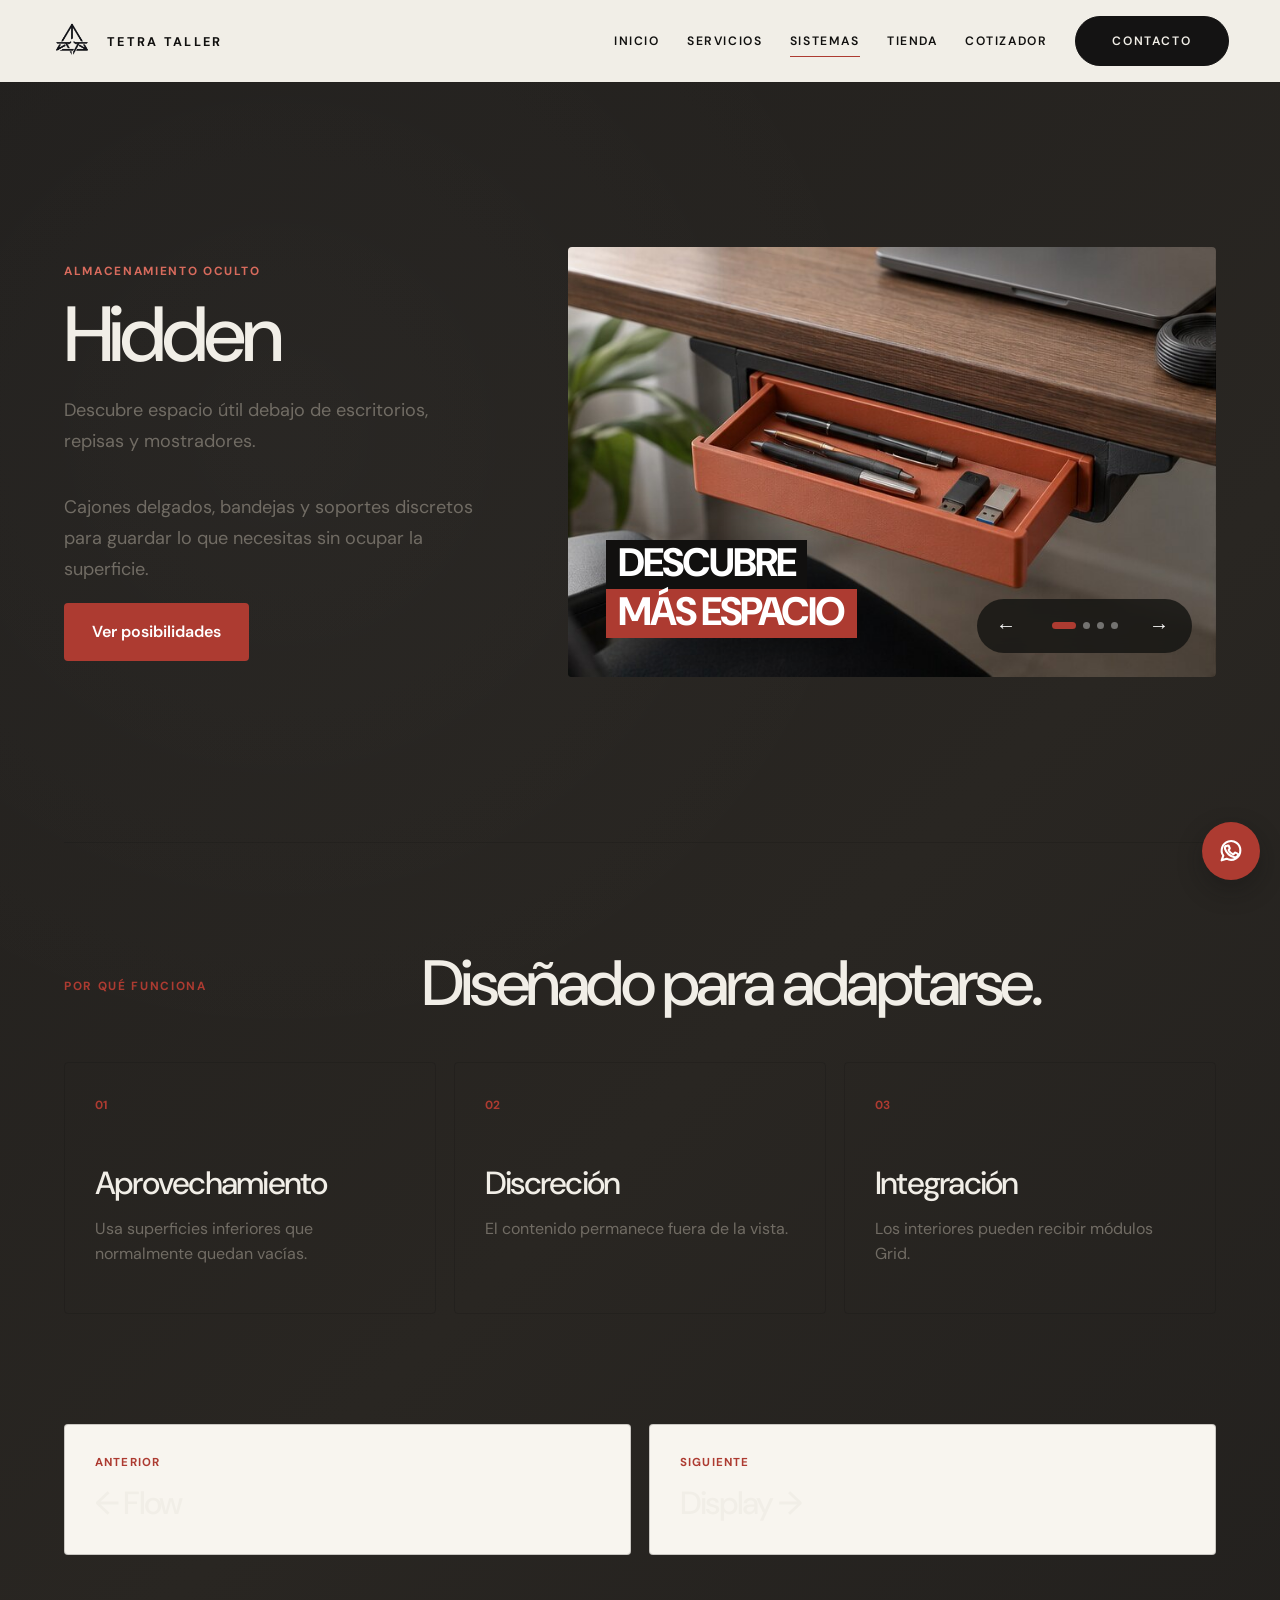
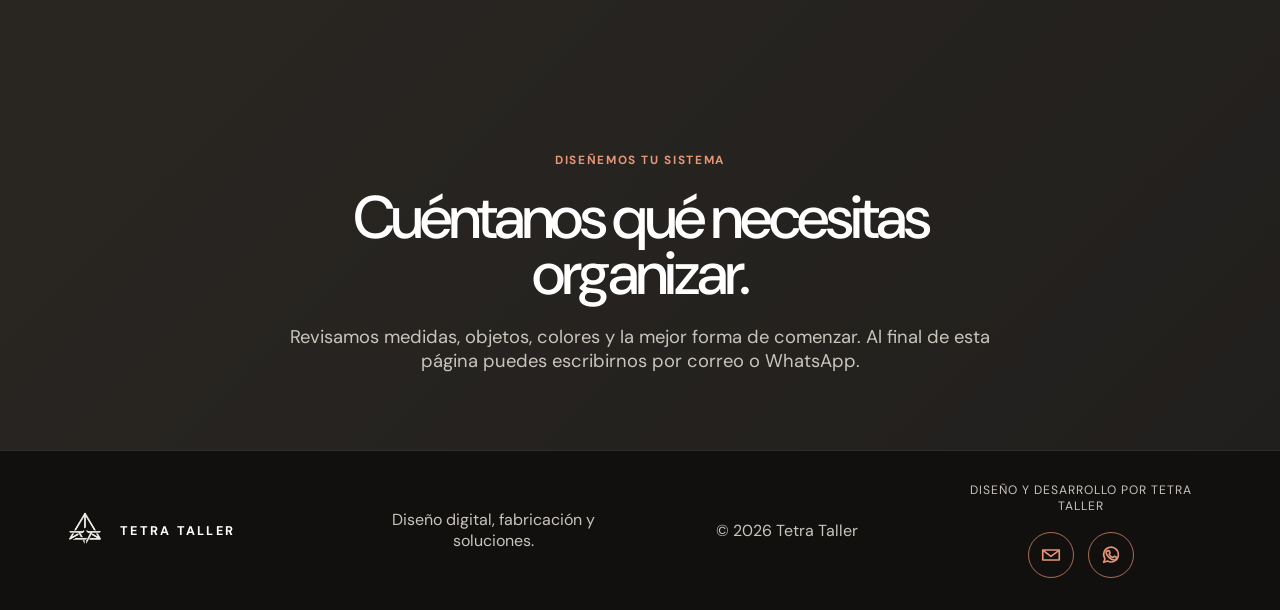
<file: tetra-hidden.html>
<!doctype html>
<html lang="es">
  <head>
    <meta charset="UTF-8" /><meta name="viewport" content="width=device-width, initial-scale=1.0" />
  <link rel="icon" href="assets/favicon-v56.ico" sizes="any" />
  <link rel="icon" type="image/png" sizes="16x16" href="assets/favicon-16-v56.png" />
  <link rel="icon" type="image/png" sizes="32x32" href="assets/favicon-32-v56.png" />
  <link rel="icon" type="image/png" sizes="64x64" href="assets/favicon-64-v56.png" />
  <link rel="apple-touch-icon" sizes="180x180" href="assets/apple-touch-icon-v56.png" />
  <link rel="manifest" href="site.webmanifest" />
    <meta name="description" content="Hidden: cajones y soportes ocultos para aprovechar la parte inferior de los muebles." />
    <meta name="theme-color" content="#f3efe6" /><title>Hidden | Tetra Taller</title>
    <!-- Vista previa al compartir v60 -->
    <link rel="canonical" href="https://tetrataller.com/tetra-hidden.html" />
    <meta property="og:type" content="website" />
    <meta property="og:site_name" content="Tetra Taller" />
    <meta property="og:locale" content="es_MX" />
    <meta property="og:title" content="Hidden | Tetra Taller" />
    <meta property="og:description" content="Hidden: cajones y soportes ocultos para aprovechar la parte inferior de los muebles." />
    <meta property="og:url" content="https://tetrataller.com/tetra-hidden.html" />
    <meta property="og:image" content="https://tetrataller.com/assets/og-tetrataller-v60.jpg" />
    <meta property="og:image:width" content="1200" />
    <meta property="og:image:height" content="630" />
    <meta property="og:image:alt" content="Tetra Taller: diseño y fabricación 3D y soluciones digitales para negocios" />
    <meta name="twitter:card" content="summary_large_image" />
    <link rel="preconnect" href="https://fonts.googleapis.com" /><link rel="preconnect" href="https://fonts.gstatic.com" crossorigin />
    <link href="https://fonts.googleapis.com/css2?family=DM+Sans:wght@400;500;600;700&family=Newsreader:opsz,wght@6..72,500;6..72,600&display=swap" rel="stylesheet" />
    <link rel="stylesheet" href="styles.css?v=68" /><link rel="stylesheet" href="ecosistema.css" />
  </head>
  <body data-system="hidden">
    <header class="site-header">
      <a class="brand" href="index.html"><img src="assets/tetra-isotipo.png" alt="" /><span>Tetra Taller</span></a>
      <button class="menu-toggle" type="button" aria-expanded="false" aria-controls="nav"><span></span><span></span><span class="sr-only">Abrir menú</span></button>
      <nav id="nav" class="main-nav"><a href="index.html">Inicio</a><a href="index.html#servicios">Servicios</a><a class="active" href="sistemas.html">Sistemas</a><a href="tienda.html">Tienda</a><a href="index.html#cotizador">Cotizador</a><a class="nav-contact" href="index.html#contacto">Contacto</a></nav>
    </header>
    <main id="system-page"></main>
    <footer><a class="brand footer-brand" href="index.html"><img src="assets/tetra-isotipo.png" alt="" /><span>Tetra Taller</span></a><p>Diseño digital, fabricación y soluciones.</p><p>© <span id="year"></span> Tetra Taller</p></footer>
    <script src="system-page.js"></script><script src="script.js?v=68"></script>
  </body>
</html>
</file>
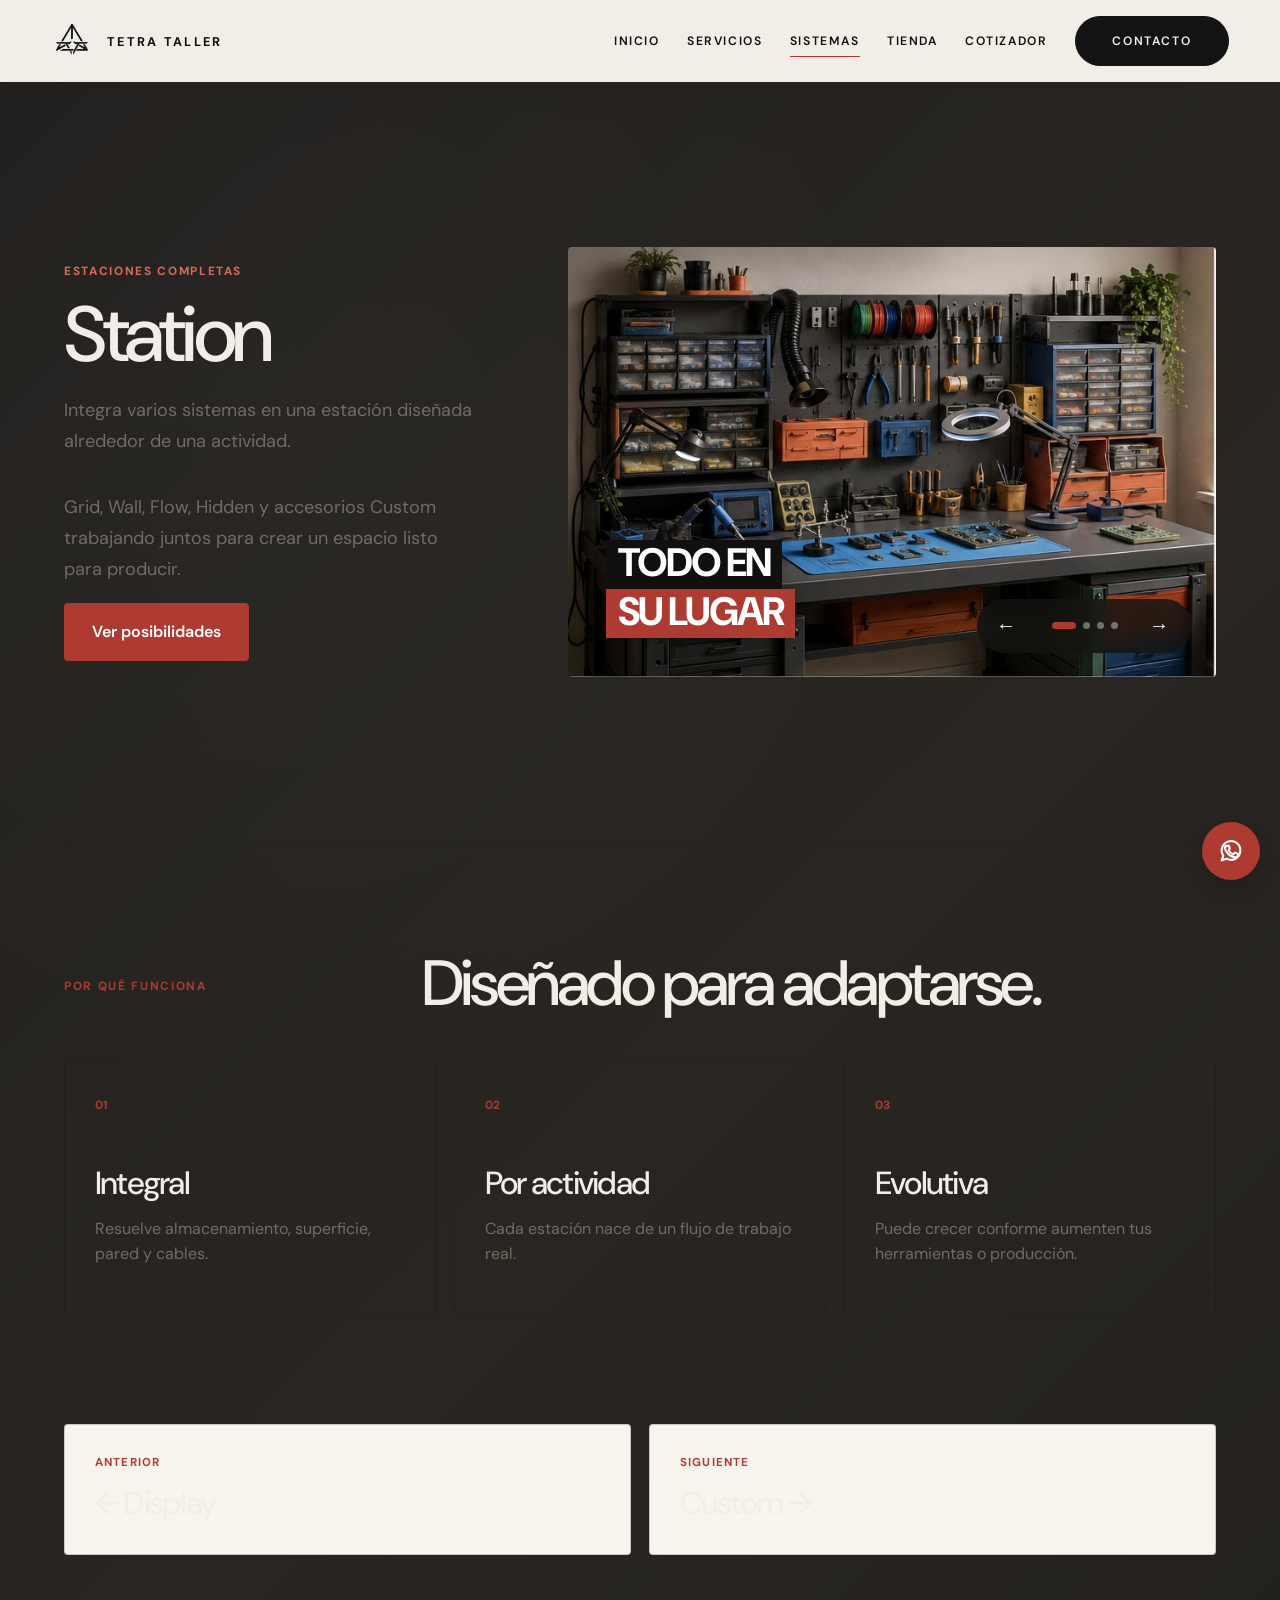
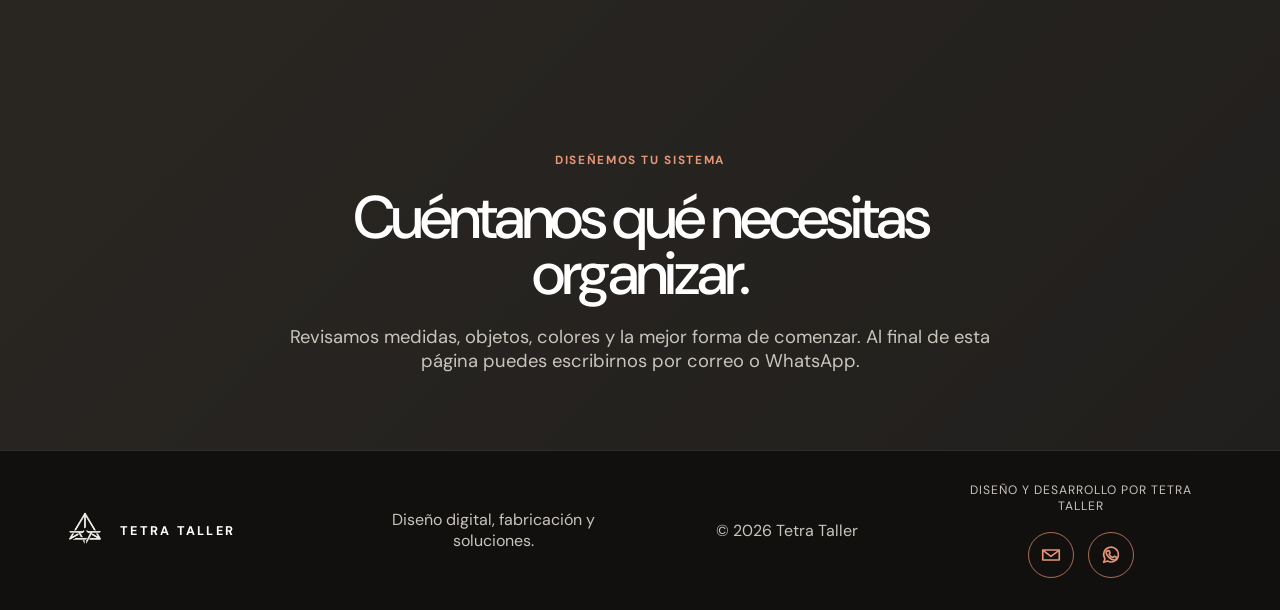
<file: tetra-station.html>
<!doctype html>
<html lang="es">
  <head>
    <meta charset="UTF-8" /><meta name="viewport" content="width=device-width, initial-scale=1.0" />
  <link rel="icon" href="assets/favicon-v56.ico" sizes="any" />
  <link rel="icon" type="image/png" sizes="16x16" href="assets/favicon-16-v56.png" />
  <link rel="icon" type="image/png" sizes="32x32" href="assets/favicon-32-v56.png" />
  <link rel="icon" type="image/png" sizes="64x64" href="assets/favicon-64-v56.png" />
  <link rel="apple-touch-icon" sizes="180x180" href="assets/apple-touch-icon-v56.png" />
  <link rel="manifest" href="site.webmanifest" />
    <meta name="description" content="Station: estaciones completas que integran organización, cables y accesorios." />
    <meta name="theme-color" content="#f3efe6" /><title>Station | Tetra Taller</title>
    <!-- Vista previa al compartir v60 -->
    <link rel="canonical" href="https://tetrataller.com/tetra-station.html" />
    <meta property="og:type" content="website" />
    <meta property="og:site_name" content="Tetra Taller" />
    <meta property="og:locale" content="es_MX" />
    <meta property="og:title" content="Station | Tetra Taller" />
    <meta property="og:description" content="Station: estaciones completas que integran organización, cables y accesorios." />
    <meta property="og:url" content="https://tetrataller.com/tetra-station.html" />
    <meta property="og:image" content="https://tetrataller.com/assets/og-tetrataller-v60.jpg" />
    <meta property="og:image:width" content="1200" />
    <meta property="og:image:height" content="630" />
    <meta property="og:image:alt" content="Tetra Taller: diseño y fabricación 3D y soluciones digitales para negocios" />
    <meta name="twitter:card" content="summary_large_image" />
    <link rel="preconnect" href="https://fonts.googleapis.com" /><link rel="preconnect" href="https://fonts.gstatic.com" crossorigin />
    <link href="https://fonts.googleapis.com/css2?family=DM+Sans:wght@400;500;600;700&family=Newsreader:opsz,wght@6..72,500;6..72,600&display=swap" rel="stylesheet" />
    <link rel="stylesheet" href="styles.css?v=68" /><link rel="stylesheet" href="ecosistema.css" />
  </head>
  <body data-system="station">
    <header class="site-header">
      <a class="brand" href="index.html"><img src="assets/tetra-isotipo.png" alt="" /><span>Tetra Taller</span></a>
      <button class="menu-toggle" type="button" aria-expanded="false" aria-controls="nav"><span></span><span></span><span class="sr-only">Abrir menú</span></button>
      <nav id="nav" class="main-nav"><a href="index.html">Inicio</a><a href="index.html#servicios">Servicios</a><a class="active" href="sistemas.html">Sistemas</a><a href="tienda.html">Tienda</a><a href="index.html#cotizador">Cotizador</a><a class="nav-contact" href="index.html#contacto">Contacto</a></nav>
    </header>
    <main id="system-page"></main>
    <footer><a class="brand footer-brand" href="index.html"><img src="assets/tetra-isotipo.png" alt="" /><span>Tetra Taller</span></a><p>Diseño digital, fabricación y soluciones.</p><p>© <span id="year"></span> Tetra Taller</p></footer>
    <script src="system-page.js"></script><script src="script.js?v=68"></script>
  </body>
</html>
</file>
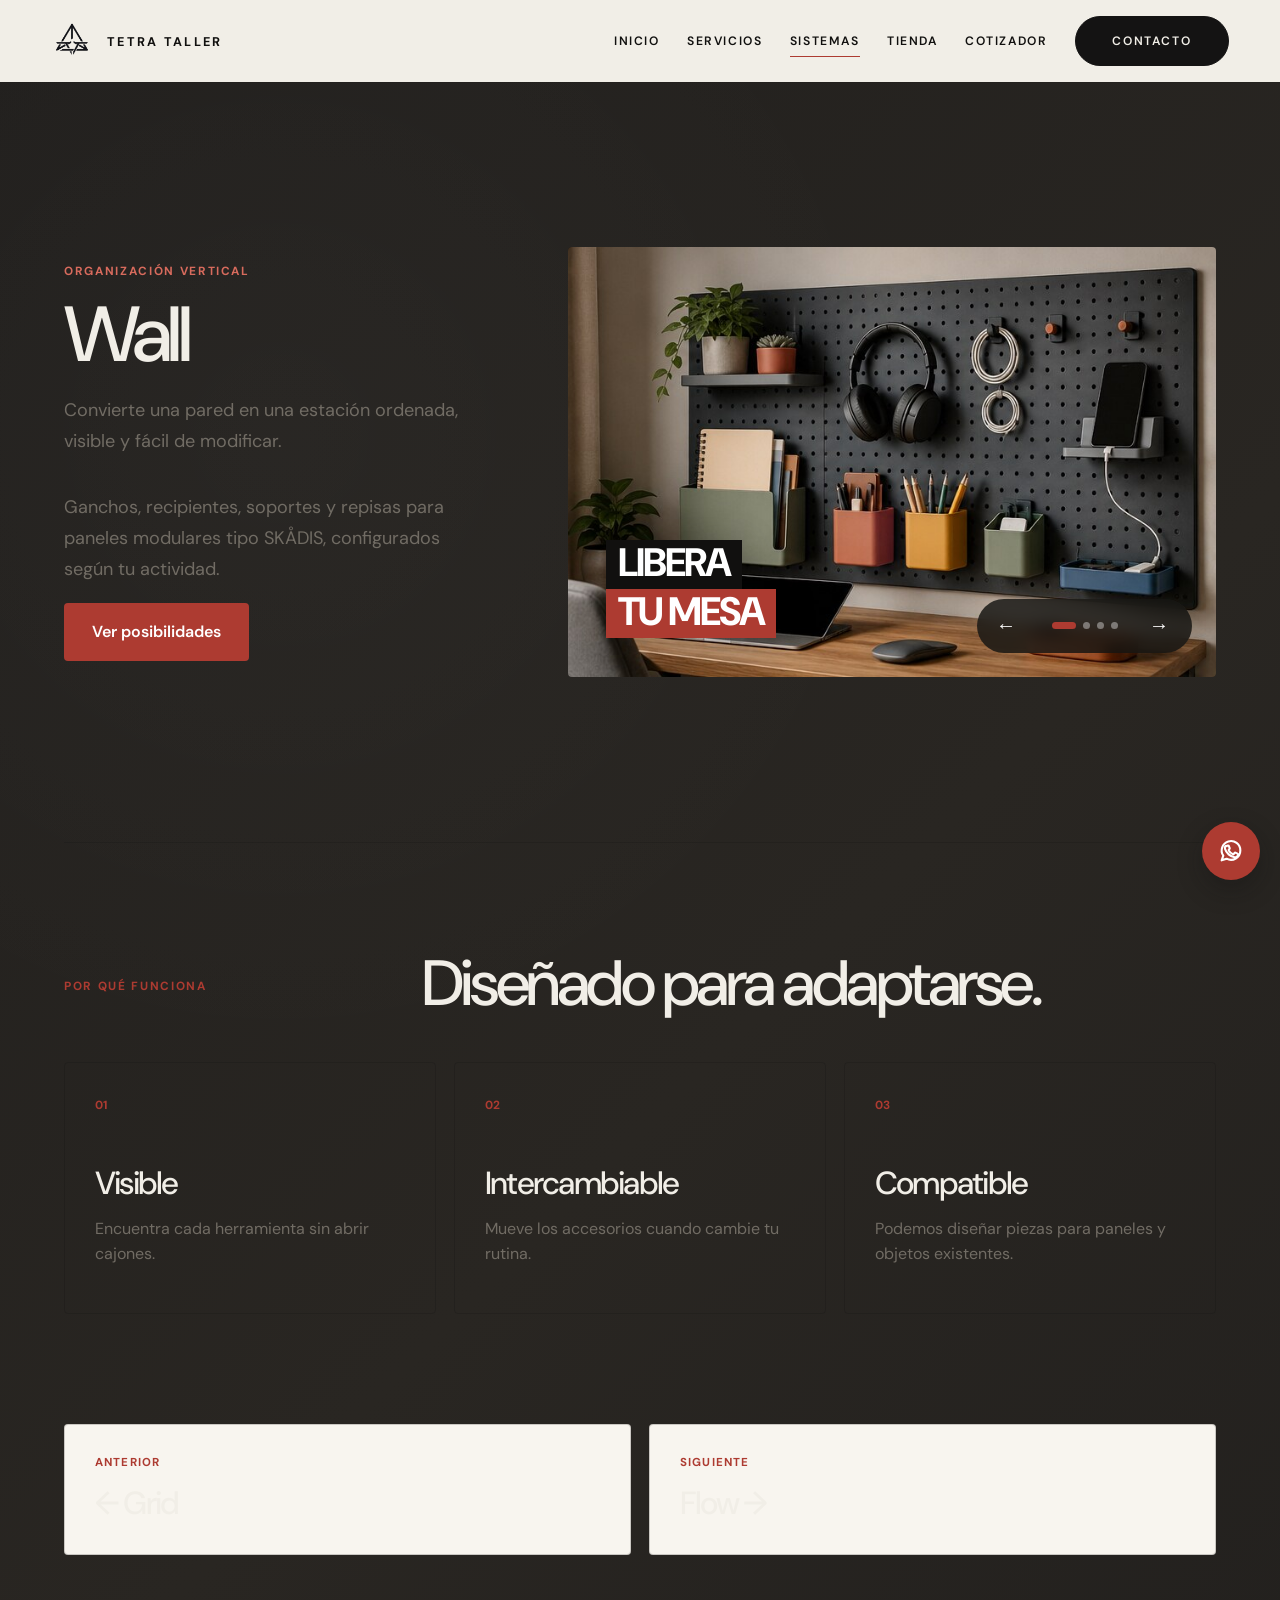
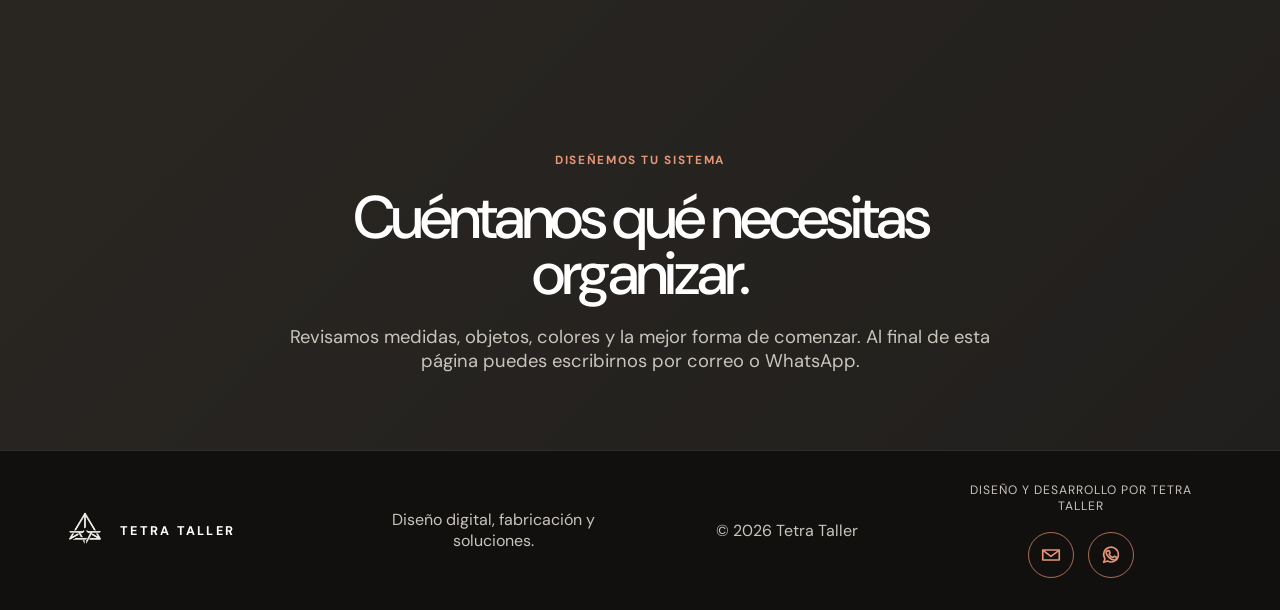
<file: tetra-wall.html>
<!doctype html>
<html lang="es">
  <head>
    <meta charset="UTF-8" /><meta name="viewport" content="width=device-width, initial-scale=1.0" />
  <link rel="icon" href="assets/favicon-v56.ico" sizes="any" />
  <link rel="icon" type="image/png" sizes="16x16" href="assets/favicon-16-v56.png" />
  <link rel="icon" type="image/png" sizes="32x32" href="assets/favicon-32-v56.png" />
  <link rel="icon" type="image/png" sizes="64x64" href="assets/favicon-64-v56.png" />
  <link rel="apple-touch-icon" sizes="180x180" href="assets/apple-touch-icon-v56.png" />
  <link rel="manifest" href="site.webmanifest" />
    <meta name="description" content="Wall: ganchos, repisas y recipientes para organización vertical." />
    <meta name="theme-color" content="#f3efe6" /><title>Wall | Tetra Taller</title>
    <!-- Vista previa al compartir v60 -->
    <link rel="canonical" href="https://tetrataller.com/tetra-wall.html" />
    <meta property="og:type" content="website" />
    <meta property="og:site_name" content="Tetra Taller" />
    <meta property="og:locale" content="es_MX" />
    <meta property="og:title" content="Wall | Tetra Taller" />
    <meta property="og:description" content="Wall: ganchos, repisas y recipientes para organización vertical." />
    <meta property="og:url" content="https://tetrataller.com/tetra-wall.html" />
    <meta property="og:image" content="https://tetrataller.com/assets/og-tetrataller-v60.jpg" />
    <meta property="og:image:width" content="1200" />
    <meta property="og:image:height" content="630" />
    <meta property="og:image:alt" content="Tetra Taller: diseño y fabricación 3D y soluciones digitales para negocios" />
    <meta name="twitter:card" content="summary_large_image" />
    <link rel="preconnect" href="https://fonts.googleapis.com" /><link rel="preconnect" href="https://fonts.gstatic.com" crossorigin />
    <link href="https://fonts.googleapis.com/css2?family=DM+Sans:wght@400;500;600;700&family=Newsreader:opsz,wght@6..72,500;6..72,600&display=swap" rel="stylesheet" />
    <link rel="stylesheet" href="styles.css?v=68" /><link rel="stylesheet" href="ecosistema.css" />
  </head>
  <body data-system="wall">
    <header class="site-header">
      <a class="brand" href="index.html"><img src="assets/tetra-isotipo.png" alt="" /><span>Tetra Taller</span></a>
      <button class="menu-toggle" type="button" aria-expanded="false" aria-controls="nav"><span></span><span></span><span class="sr-only">Abrir menú</span></button>
      <nav id="nav" class="main-nav"><a href="index.html">Inicio</a><a href="index.html#servicios">Servicios</a><a class="active" href="sistemas.html">Sistemas</a><a href="tienda.html">Tienda</a><a href="index.html#cotizador">Cotizador</a><a class="nav-contact" href="index.html#contacto">Contacto</a></nav>
    </header>
    <main id="system-page"></main>
    <footer><a class="brand footer-brand" href="index.html"><img src="assets/tetra-isotipo.png" alt="" /><span>Tetra Taller</span></a><p>Diseño digital, fabricación y soluciones.</p><p>© <span id="year"></span> Tetra Taller</p></footer>
    <script src="system-page.js"></script><script src="script.js?v=68"></script>
  </body>
</html>
</file>
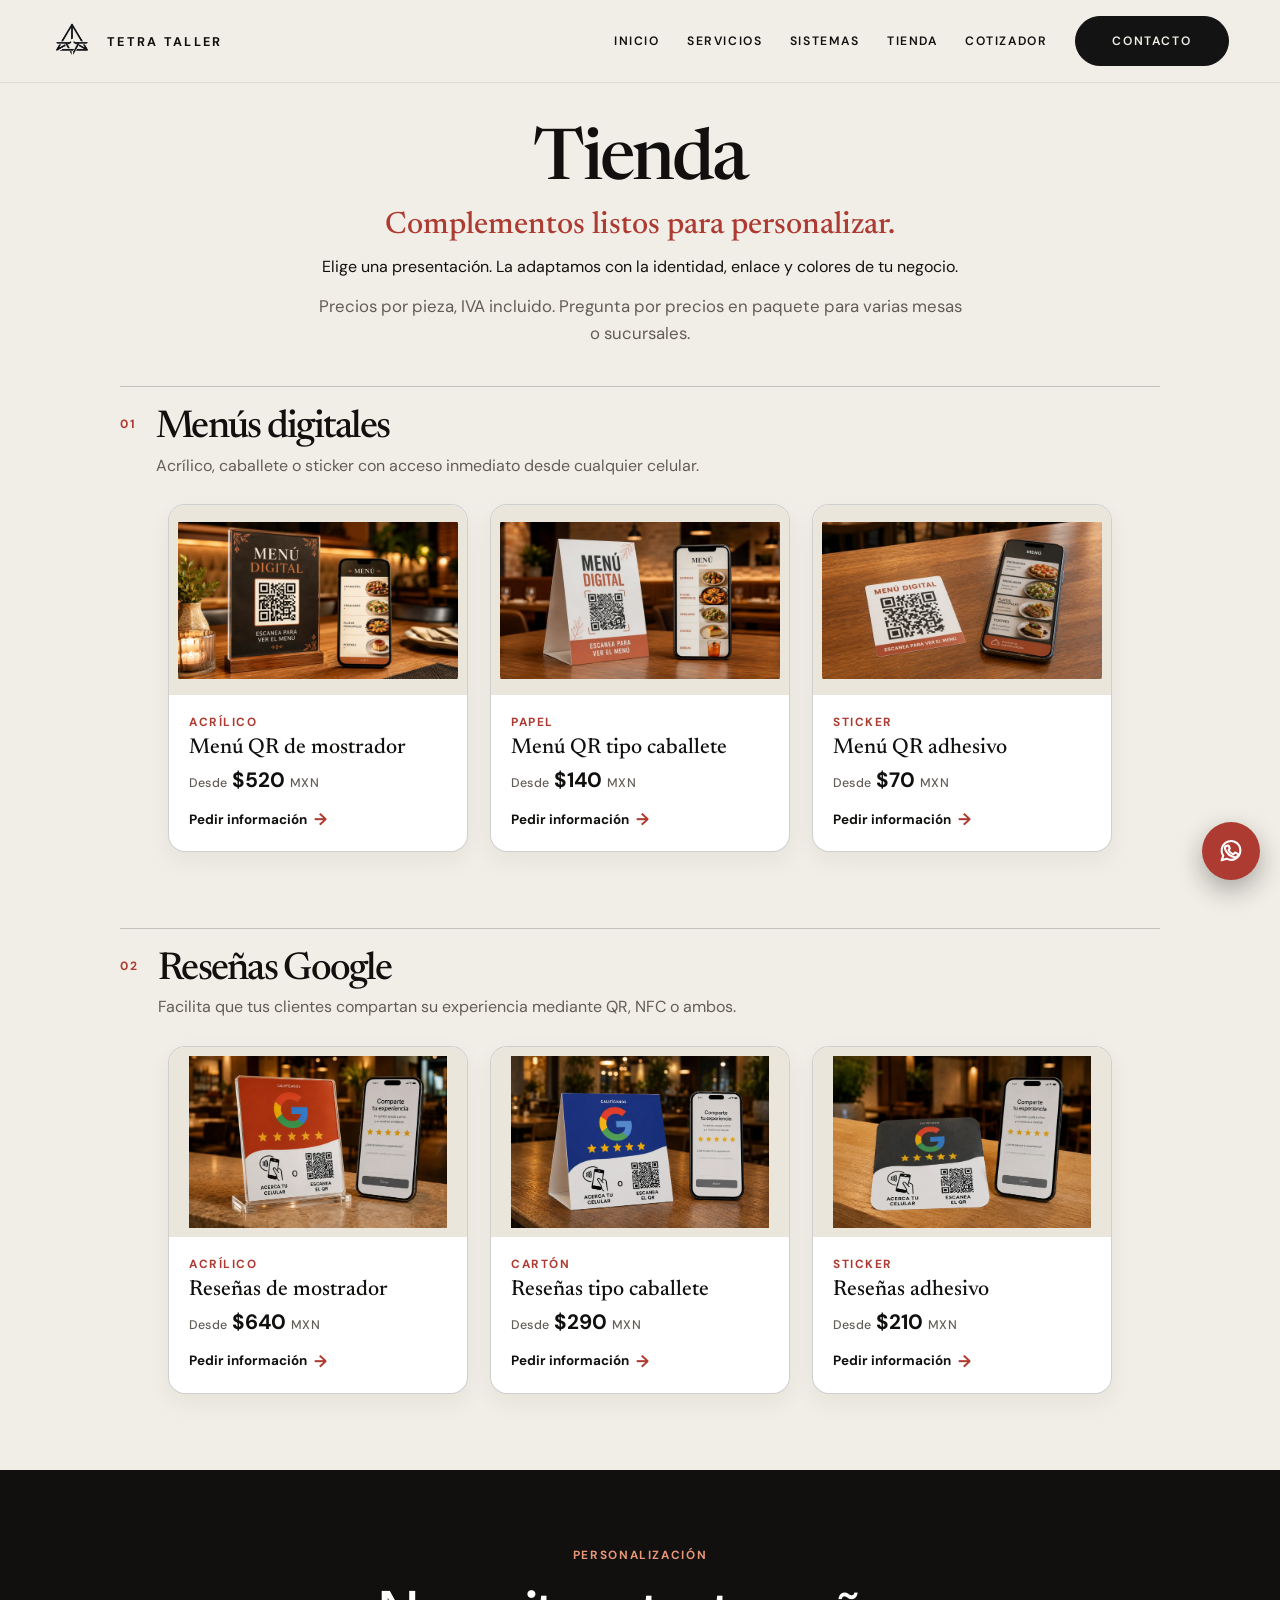
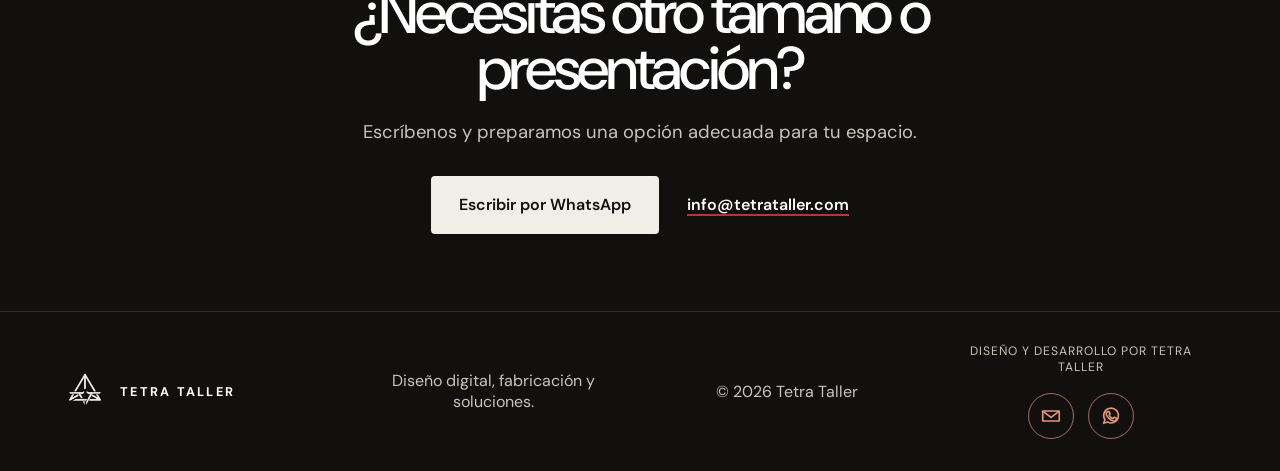
<file: tienda.html>
<!doctype html>
<html lang="es">
<head>
  <meta charset="UTF-8" />
  <meta name="viewport" content="width=device-width,initial-scale=1.0" />
  <link rel="icon" href="assets/favicon-v56.ico" sizes="any" />
  <link rel="icon" type="image/png" sizes="16x16" href="assets/favicon-16-v56.png" />
  <link rel="icon" type="image/png" sizes="32x32" href="assets/favicon-32-v56.png" />
  <link rel="icon" type="image/png" sizes="64x64" href="assets/favicon-64-v56.png" />
  <link rel="apple-touch-icon" sizes="180x180" href="assets/apple-touch-icon-v56.png" />
  <link rel="manifest" href="site.webmanifest" />
  <meta name="description" content="Tienda Tetra Taller: menús digitales y soluciones para reseñas Google con QR y NFC." />
  <meta name="theme-color" content="#f3efe6" />
  <title>Tienda | Tetra Taller</title>
  <!-- Vista previa al compartir v60 -->
  <link rel="canonical" href="https://tetrataller.com/tienda.html" />
  <meta property="og:type" content="website" />
  <meta property="og:site_name" content="Tetra Taller" />
  <meta property="og:locale" content="es_MX" />
  <meta property="og:title" content="Tienda | Tetra Taller" />
  <meta property="og:description" content="Tienda Tetra Taller: menús digitales y soluciones para reseñas Google con QR y NFC." />
  <meta property="og:url" content="https://tetrataller.com/tienda.html" />
  <meta property="og:image" content="https://tetrataller.com/assets/og-tetrataller-v60.jpg" />
  <meta property="og:image:width" content="1200" />
  <meta property="og:image:height" content="630" />
  <meta property="og:image:alt" content="Tetra Taller: diseño y fabricación 3D y soluciones digitales para negocios" />
  <meta name="twitter:card" content="summary_large_image" />
  <link rel="preconnect" href="https://fonts.googleapis.com" />
  <link rel="preconnect" href="https://fonts.gstatic.com" crossorigin />
  <link href="https://fonts.googleapis.com/css2?family=DM+Sans:wght@400;500;600;700&family=Newsreader:opsz,wght@6..72,500;6..72,600&display=swap" rel="stylesheet" />
  <link rel="stylesheet" href="styles.css?v=68" />
</head>
<body>
  <header class="site-header">
    <a class="brand" href="index.html" aria-label="Tetra Taller, página de inicio"><img src="assets/tetra-isotipo.png" alt="" /><span>Tetra Taller</span></a>
    <button class="menu-toggle" type="button" aria-expanded="false" aria-controls="nav"><span></span><span></span><span class="sr-only">Abrir menú</span></button>
    <nav id="nav" class="main-nav" aria-label="Navegación principal"><a href="index.html">Inicio</a><a href="index.html#servicios">Servicios</a><a href="sistemas.html">Sistemas</a><a class="active" href="tienda.html">Tienda</a><a href="index.html#cotizador">Cotizador</a><a class="nav-contact" href="#contacto">Contacto</a></nav>
  </header>
  <main class="shop-page">
    <section class="shop-intro" aria-labelledby="shop-title">
      <h1 id="shop-title">Tienda</h1>
      <p class="shop-tagline">Complementos listos para personalizar.</p>
      <p>Elige una presentación. La adaptamos con la identidad, enlace y colores de tu negocio.</p><p class="shop-price-note">Precios por pieza, IVA incluido. Pregunta por precios en paquete para varias mesas o sucursales.</p>
    </section>

    <section class="shop-group" aria-labelledby="menus-title">
      <div class="shop-group-heading"><span>01</span><div><h2 id="menus-title">Menús digitales</h2><p>Acrílico, caballete o sticker con acceso inmediato desde cualquier celular.</p></div></div>
      <div class="shop-grid">
        <article class="shop-card"><div class="shop-image"><img src="assets/menu-qr-acrilico.webp" alt="Menú digital con código QR en exhibidor de acrílico" loading="lazy" /></div><div class="shop-card-copy"><p class="product-format">Acrílico</p><h3>Menú QR de mostrador</h3><p class="shop-price"><span>Desde</span> $520 <small>MXN</small></p><a href="https://wa.me/523345175877?text=Hola%20Tetra%20Taller%2C%20quiero%20informaci%C3%B3n%20del%20men%C3%BA%20QR%20en%20acr%C3%ADlico." target="_blank" rel="noopener">Pedir información <span aria-hidden="true">→</span></a></div></article>
        <article class="shop-card"><div class="shop-image"><img src="assets/menu-qr-caballete.webp" alt="Menú digital con código QR en caballete de papel" loading="lazy" /></div><div class="shop-card-copy"><p class="product-format">Papel</p><h3>Menú QR tipo caballete</h3><p class="shop-price"><span>Desde</span> $140 <small>MXN</small></p><a href="https://wa.me/523345175877?text=Hola%20Tetra%20Taller%2C%20quiero%20informaci%C3%B3n%20del%20men%C3%BA%20QR%20tipo%20caballete." target="_blank" rel="noopener">Pedir información <span aria-hidden="true">→</span></a></div></article>
        <article class="shop-card"><div class="shop-image"><img src="assets/menu-qr-sticker.webp" alt="Sticker para menú digital con código QR" loading="lazy" /></div><div class="shop-card-copy"><p class="product-format">Sticker</p><h3>Menú QR adhesivo</h3><p class="shop-price"><span>Desde</span> $70 <small>MXN</small></p><a href="https://wa.me/523345175877?text=Hola%20Tetra%20Taller%2C%20quiero%20informaci%C3%B3n%20del%20sticker%20para%20men%C3%BA%20QR." target="_blank" rel="noopener">Pedir información <span aria-hidden="true">→</span></a></div></article>
      </div>
    </section>

    <section class="shop-group" aria-labelledby="reviews-title">
      <div class="shop-group-heading"><span>02</span><div><h2 id="reviews-title">Reseñas Google</h2><p>Facilita que tus clientes compartan su experiencia mediante QR, NFC o ambos.</p></div></div>
      <div class="shop-grid">
        <article class="shop-card"><div class="shop-image"><img src="assets/resena-google-acrilico.webp" alt="Placa de acrílico para reseñas Google con QR y NFC" loading="lazy" /></div><div class="shop-card-copy"><p class="product-format">Acrílico</p><h3>Reseñas de mostrador</h3><p class="shop-price"><span>Desde</span> $640 <small>MXN</small></p><a href="https://wa.me/523345175877?text=Hola%20Tetra%20Taller%2C%20quiero%20informaci%C3%B3n%20de%20la%20placa%20de%20rese%C3%B1as%20Google%20en%20acr%C3%ADlico." target="_blank" rel="noopener">Pedir información <span aria-hidden="true">→</span></a></div></article>
        <article class="shop-card"><div class="shop-image"><img src="assets/resena-google-caballete.webp" alt="Caballete de cartón para reseñas Google con QR y NFC" loading="lazy" /></div><div class="shop-card-copy"><p class="product-format">Cartón</p><h3>Reseñas tipo caballete</h3><p class="shop-price"><span>Desde</span> $290 <small>MXN</small></p><a href="https://wa.me/523345175877?text=Hola%20Tetra%20Taller%2C%20quiero%20informaci%C3%B3n%20del%20caballete%20para%20rese%C3%B1as%20Google." target="_blank" rel="noopener">Pedir información <span aria-hidden="true">→</span></a></div></article>
        <article class="shop-card"><div class="shop-image"><img src="assets/resena-google-sticker.webp" alt="Sticker para reseñas Google con QR y NFC" loading="lazy" /></div><div class="shop-card-copy"><p class="product-format">Sticker</p><h3>Reseñas adhesivo</h3><p class="shop-price"><span>Desde</span> $210 <small>MXN</small></p><a href="https://wa.me/523345175877?text=Hola%20Tetra%20Taller%2C%20quiero%20informaci%C3%B3n%20del%20sticker%20para%20rese%C3%B1as%20Google." target="_blank" rel="noopener">Pedir información <span aria-hidden="true">→</span></a></div></article>
      </div>
    </section>

    <section id="contacto" class="contact"><p class="eyebrow">Personalización</p><h2>¿Necesitas otro tamaño o presentación?</h2><p>Escríbenos y preparamos una opción adecuada para tu espacio.</p><div class="contact-actions"><a class="button button-light" href="https://wa.me/523345175877?text=Hola%20Tetra%20Taller%2C%20necesito%20otro%20tama%C3%B1o%20o%20presentaci%C3%B3n%20para%20un%20complemento." target="_blank" rel="noopener">Escribir por WhatsApp</a><a class="contact-email" href="https://mail.google.com/mail/?view=cm&amp;fs=1&amp;to=info%40tetrataller.com" target="_blank" rel="noopener">info@tetrataller.com</a></div></section>
  </main>
  <footer><a class="brand footer-brand" href="index.html"><img src="assets/tetra-isotipo.png" alt="" /><span>Tetra Taller</span></a><p>Diseño digital, fabricación y soluciones.</p><p>© <span id="year"></span> Tetra Taller</p></footer>
  <script src="script.js?v=68"></script>
</body>
</html>
</file>
<file: styles.css>
:root {
  --bone: #f1eee7;
  --paper: #f8f5ef;
  --graphite: #11100f;
  --muted: #716c64;
  --line: rgba(17, 16, 15, 0.2);
  --terracotta: #ad3b31;
  --terracotta-dark: #8f2f28;
  --cobalt: #ad3b31;
  --stone: #b9b2a8;
  --radius: 4px;
}

/* Portada y navegación v41: composición más ligera y visible sin scroll. */
.site-header {
  position: sticky;
  top: 0;
  z-index: 1000;
  min-height: 82px;
  padding-top: 14px;
  padding-bottom: 14px;
  box-shadow: 0 1px 0 rgba(17, 16, 15, 0.08);
}

.main-nav .nav-3d::after { background: #c8522c; }
.main-nav .nav-digital::after { background: #087086; }

.split-hero {
  width: 100%;
  margin: 0;
  padding: 0;
  background: linear-gradient(90deg, #272523 0 50%, #f4ede6 50% 100%);
  overflow: hidden;
}

.split-hero-desktop {
  position: relative;
  width: 100%;
  height: calc(100svh - 82px);
  min-height: 560px;
  display: grid;
  grid-template-columns: 1fr 1fr;
}

.desktop-portal {
  position: relative;
  min-width: 0;
  overflow: hidden;
}

.desktop-portal-3d { background: #272523; color: #f4ede6; }
.desktop-portal-digital { background: #f4ede6; color: #272523; }

.desktop-portal-copy {
  position: absolute;
  z-index: 4;
  top: clamp(22px, 3.2vh, 38px);
  left: 50%;
  width: min(360px, 82%);
  transform: translateX(-50%);
  text-align: center;
}

.desktop-portal-copy p {
  margin: 0;
  font-size: clamp(1.8rem, 2.45vw, 2.7rem);
  font-weight: 600;
  letter-spacing: .12em;
  line-height: 1;
  text-transform: uppercase;
}

.desktop-portal-copy p::after {
  content: "";
  width: 42px;
  height: 2px;
  display: block;
  margin: 15px auto 17px;
  background: currentColor;
}

.desktop-portal-3d .desktop-portal-copy p { color: #c8522c; }
.desktop-portal-digital .desktop-portal-copy p { color: #272523; }

.desktop-portal-copy h2 {
  margin: 0 0 18px;
  font: 400 clamp(.85rem, 1.207vw, 1.2325rem)/1.2 "DM Sans", sans-serif;
}

.desktop-portal-button {
  min-width: 190px;
  display: inline-block;
  padding: 13px 24px;
  border-radius: 7px;
  color: #fff;
  font-size: clamp(.82rem, 1vw, 1rem);
  font-weight: 500;
  text-align: center;
  text-transform: uppercase;
  box-shadow: 0 7px 15px rgba(0,0,0,.12);
}

.desktop-portal-3d .desktop-portal-button { background: #c8522c; }
.desktop-portal-digital .desktop-portal-button { background: #141313; }

.desktop-brand-lockup {
  position: absolute;
  z-index: 8;
  top: clamp(12px, 1.8vh, 22px);
  left: 50%;
  width: min(470px, 32vw);
  display: grid;
  justify-items: center;
  transform: translateX(-50%);
  color: #fff;
  text-align: center;
  pointer-events: none;
  mix-blend-mode: difference;
}

.desktop-brand-lockup > img {
  width: clamp(70px, 6.3vw, 112px);
  height: clamp(70px, 6.3vw, 112px);
  object-fit: contain;
  filter: brightness(0) invert(1);
}

.desktop-brand-lockup strong {
  margin-top: -4px;
  font-size: clamp(1.8rem, 3vw, 3rem);
  font-weight: 500;
  letter-spacing: .17em;
  line-height: 1;
  text-transform: uppercase;
  white-space: nowrap;
}

.desktop-brand-lockup .brand-rule { display: flex; gap: 9px; margin: 20px 0 15px; }
.desktop-brand-lockup .brand-rule i { width: 62px; height: 2px; display: block; background: #fff; }
.desktop-brand-lockup > span:last-child { font-size: clamp(.95rem, 1.45vw, 1.45rem); }

.desktop-3d-composition {
  position: absolute;
  z-index: 2;
  left: 50%;
  bottom: clamp(24px, 4vh, 52px);
  width: auto;
  max-width: 54%;
  height: min(58%, 540px);
  max-height: 58%;
  display: block;
  object-fit: contain;
  filter: drop-shadow(0 24px 28px rgba(0, 0, 0, .22));
  transform: translateX(-50%);
}

/* Carrusel principal de posibilidades 3D v49. */
.three-d-hero-carousel {
  position: absolute;
  z-index: 5;
  left: 50%;
  bottom: clamp(18px, 2.7vh, 32px);
  width: min(78%, 700px);
  height: min(59%, 520px);
  transform: translateX(-50%);
}

/* Ambos carruseles comparten la misma caja para mantener alineados
   el control izquierdo, el contenido y el control derecho. */
.three-d-hero-carousel,
.digital-hero-carousel {
  bottom: clamp(18px, 2.7vh, 32px);
  width: min(78%, 700px);
  height: min(59%, 520px);
}

.three-d-hero-track {
  position: relative;
  width: 100%;
  height: 100%;
}

.three-d-hero-slide {
  position: absolute;
  inset: 0;
  margin: 0;
  display: grid;
  grid-template-rows: 48px minmax(0, 1fr);
  justify-items: center;
  align-items: center;
  opacity: 0;
  visibility: hidden;
  transform: translateX(22px) scale(.985);
  transition: opacity .5s ease, transform .5s ease, visibility .5s;
}

.three-d-hero-slide.is-active {
  opacity: 1;
  visibility: visible;
  transform: none;
}

.three-d-hero-slide img {
  grid-row: 2;
  width: 90%;
  max-width: none;
  height: calc(100% - 38px);
  max-height: none;
  display: block;
  object-fit: contain;
  object-position: center top;
  filter: drop-shadow(0 20px 24px rgba(0, 0, 0, .24));
}

.three-d-hero-slide .three-d-knob {
  filter:
    drop-shadow(0 0 10px rgba(244, 237, 230, .34))
    drop-shadow(0 18px 24px rgba(0, 0, 0, .28));
}

.three-d-hero-slide figcaption {
  grid-row: 1;
  max-width: 520px;
  align-self: start;
  margin: 0;
  color: #f4ede6;
  font: 500 clamp(.74rem, .84vw, .88rem)/1.25 "DM Sans", sans-serif;
  letter-spacing: .075em;
  text-align: center;
}

.three-d-hero-slide figcaption::after {
  content: "";
  width: 1px;
  height: 17px;
  display: block;
  margin: 7px auto 0;
  background: rgba(244, 237, 230, .5);
}

.three-d-hero-arrow {
  position: absolute;
  z-index: 8;
  top: 50%;
  width: 34px;
  height: 34px;
  display: grid;
  place-items: center;
  border: 1px solid rgba(244, 237, 230, .32);
  border-radius: 50%;
  background: rgba(20, 19, 19, .78);
  color: #f4ede6;
  font: 300 1.35rem/1 "DM Sans", sans-serif;
  cursor: pointer;
  box-shadow: 0 6px 14px rgba(0, 0, 0, .15);
  transform: translateY(-50%);
}

.three-d-hero-prev { left: -38px; }
.three-d-hero-next { right: -38px; }
.three-d-hero-arrow:hover { background: #141313; }

.three-d-hero-dots {
  position: absolute;
  z-index: 8;
  bottom: -1px;
  left: 50%;
  display: flex;
  align-items: center;
  gap: 7px;
  transform: translateX(-50%);
}

.three-d-hero-dots button {
  width: 7px;
  height: 7px;
  padding: 0;
  border: 0;
  border-radius: 999px;
  background: rgba(244, 237, 230, .35);
  cursor: pointer;
  transition: width .22s ease, background .22s ease;
}

.three-d-hero-dots button.is-active {
  width: 22px;
  background: #f4ede6;
}

.desktop-digital-composition {
  position: absolute;
  z-index: 2;
  right: 4%;
  bottom: clamp(16px, 2vh, 24px);
  width: 70%;
  height: 58%;
}

.digital-demo { position: absolute; margin: 0; }
.digital-demo img { width: 100%; height: 100%; display: block; object-fit: contain; filter: drop-shadow(0 12px 13px rgba(20,20,20,.16)); }
.digital-demo figcaption { position: absolute; left: 50%; margin: 0; transform: translateX(-50%); color: #34383b; font-size: clamp(.55rem, .72vw, .72rem); font-weight: 500; letter-spacing: .03em; text-transform: uppercase; white-space: nowrap; }
.digital-demo figcaption::after { content: ""; width: 1px; height: 20px; display: block; margin: 5px auto 0; background: #777; }
.digital-demo-web { left: 0; bottom: 6%; width: 64%; height: 67%; padding: 3.5% 2.3% 8%; border: 7px solid #262626; border-bottom-width: 18px; border-radius: 10px 10px 4px 4px; background: #fff; box-shadow: 0 17px 22px rgba(20,20,20,.2); }
.digital-demo-web::after { content: ""; position: absolute; right: -8%; bottom: -27px; left: -8%; height: 13px; border-radius: 2px 2px 12px 12px; background: linear-gradient(#aaa,#555); }
.digital-demo-web figcaption { top: -41px; }
.digital-demo-card { z-index: 3; left: 53%; bottom: 0; width: 20%; height: 72%; }
.digital-demo-card figcaption { top: -33px; }
.digital-demo-loyalty { z-index: 2; right: 0; top: 20%; width: 25%; height: 37%; }
.digital-demo-loyalty img { object-fit: cover; object-position: center; border-radius: 10px; }
.digital-demo-loyalty figcaption { top: -34px; }
.digital-demo-review { z-index: 2; right: 0; bottom: 0; width: 25%; height: 34%; }
.digital-demo-review img { border-radius: 9px; object-fit: cover; object-position: 27% center; }
.digital-demo-review figcaption { bottom: -30px; }
.digital-demo-review figcaption::after { display: none; }

/* Conjunto Digital v42: recursos independientes y centrados, sin marcos externos. */
.digital-showcase {
  position: absolute;
  z-index: 3;
  left: 50%;
  bottom: clamp(30px, 4vh, 48px);
  width: min(80%, 760px);
  height: min(55%, 480px);
  transform: translateX(-50%);
}

.showcase-item {
  position: absolute;
  margin: 0;
}

.showcase-item > figcaption {
  position: absolute;
  z-index: 5;
  left: 50%;
  bottom: calc(100% + 14px);
  transform: translateX(-50%);
  color: #34383b;
  font-size: clamp(.58rem, .68vw, .72rem);
  font-weight: 500;
  letter-spacing: .055em;
  line-height: 1;
  text-align: center;
  text-transform: uppercase;
  white-space: nowrap;
}

.showcase-item > figcaption::after {
  content: "";
  width: 1px;
  height: 16px;
  display: block;
  margin: 6px auto -4px;
  background: rgba(52, 56, 59, .58);
}

.showcase-item > img {
  width: 100%;
  height: 100%;
  display: block;
  object-fit: contain;
  filter: drop-shadow(0 13px 14px rgba(24, 22, 20, .16));
}

.showcase-laptop {
  left: 0;
  bottom: 4%;
  width: 54%;
  height: auto;
  aspect-ratio: 1.68 / 1;
}

.laptop-screen {
  position: absolute;
  inset: 0 0 12%;
  overflow: hidden;
  border: clamp(5px, .55vw, 8px) solid #262626;
  border-bottom-width: clamp(11px, 1vw, 16px);
  border-radius: 9px 9px 4px 4px;
  background: #fff;
  box-shadow: 0 16px 24px rgba(25, 23, 21, .18);
}

.laptop-screen img {
  width: 100%;
  height: 100%;
  display: block;
  object-fit: contain;
  object-position: center top;
}

.laptop-base {
  position: absolute;
  right: -6%;
  bottom: 5%;
  left: -6%;
  height: 8%;
  border-radius: 2px 2px 14px 14px;
  background: linear-gradient(180deg, #b9b9b9 0%, #777 58%, #4c4c4c 100%);
  box-shadow: 0 9px 13px rgba(25, 23, 21, .2);
}

.showcase-phone {
  z-index: 5;
  left: 57%;
  bottom: 1%;
  width: 14%;
  height: auto;
}

.showcase-loyalty {
  z-index: 4;
  right: 1%;
  top: 12%;
  width: 22%;
  height: auto;
}

.showcase-review {
  z-index: 4;
  right: 0;
  bottom: 1%;
  width: 23%;
  height: auto;
}

.showcase-loyalty > img,
.showcase-phone > img,
.showcase-review > img {
  height: auto;
  object-position: center;
}

/* Carrusel principal de soluciones digitales v44. */
.digital-hero-carousel {
  position: absolute;
  z-index: 5;
  left: 50%;
  transform: translateX(-50%);
}

.digital-hero-track {
  position: relative;
  width: 100%;
  height: 100%;
}

.digital-hero-slide {
  position: absolute;
  inset: 0;
  margin: 0;
  display: grid;
  grid-template-rows: 48px minmax(0, 1fr);
  justify-items: center;
  align-items: center;
  opacity: 0;
  visibility: hidden;
  transform: translateX(22px) scale(.985);
  transition: opacity .5s ease, transform .5s ease, visibility .5s;
}

.digital-hero-slide.is-active {
  opacity: 1;
  visibility: visible;
  transform: none;
}

.digital-hero-slide figcaption {
  position: relative;
  z-index: 3;
  align-self: start;
  color: #34383b;
  font: 500 clamp(.74rem, .84vw, .88rem)/1.25 "DM Sans", sans-serif;
  letter-spacing: .075em;
  text-align: center;
  text-transform: uppercase;
  white-space: nowrap;
}

.digital-hero-slide figcaption::after {
  content: "";
  width: 1px;
  height: 17px;
  display: block;
  margin: 7px auto 0;
  background: rgba(52, 56, 59, .5);
}

.digital-hero-slide img {
  grid-row: 2;
  width: 92%;
  max-width: none;
  height: calc(100% - 42px);
  max-height: none;
  display: block;
  object-fit: contain;
  object-position: center top;
  filter: drop-shadow(0 14px 16px rgba(24, 22, 20, .16));
}

.digital-hero-slide:nth-child(5) img { border-radius: 8px; }

/* Las dos imágenes llegaron con cuadrícula de previsualización incorporada;
   el recorte conserva únicamente la silueta de cada dispositivo. */
.carousel-laptop {
  width: 96% !important;
  max-width: none !important;
  height: calc(100% - 34px);
  clip-path: none;
}

.carousel-phone {
  width: 92% !important;
  max-width: none !important;
  height: calc(100% - 42px);
  clip-path: none;
  transform: none;
}

.digital-hero-arrow {
  position: absolute;
  z-index: 8;
  top: 50%;
  width: 34px;
  height: 34px;
  display: grid;
  place-items: center;
  border: 1px solid rgba(52, 56, 59, .22);
  border-radius: 50%;
  background: rgba(248, 245, 239, .86);
  color: #34383b;
  font: 300 1.35rem/1 "DM Sans", sans-serif;
  cursor: pointer;
  box-shadow: 0 6px 14px rgba(24, 22, 20, .08);
  transform: translateY(-50%);
}

.digital-hero-prev { left: -38px; }
.digital-hero-next { right: -38px; }
.digital-hero-arrow:hover { background: #fff; }

.digital-hero-dots {
  position: absolute;
  z-index: 8;
  bottom: -2px;
  left: 50%;
  display: flex;
  align-items: center;
  gap: 7px;
  transform: translateX(-50%);
}

.digital-hero-dots button {
  width: 7px;
  height: 7px;
  padding: 0;
  border: 0;
  border-radius: 999px;
  background: rgba(52, 56, 59, .28);
  cursor: pointer;
  transition: width .22s ease, background .22s ease;
}

.digital-hero-dots button.is-active {
  width: 22px;
  background: #34383b;
}

@media (prefers-reduced-motion: reduce) {
  .digital-hero-slide,
  .three-d-hero-slide { transition: none; }
}

.split-hero-mobile { display: none; }

@media (max-width: 760px) {
  .site-header { min-height: 68px; padding: 10px 18px; }
  .site-header .brand span { font-size: 0.78rem; }
  .split-hero-desktop { display: none; }
  .split-hero-mobile { display: block; }

  .mobile-brand-lockup {
    display: grid;
    justify-items: center;
    gap: 5px;
    padding: 24px 18px 20px;
    background: #f4ede6;
    color: #141313;
    text-align: center;
  }

  .mobile-brand-lockup img {
    width: 54px;
    height: 54px;
    object-fit: contain;
    filter: none;
  }

  .mobile-brand-lockup strong {
    font-size: 1.35rem;
    font-weight: 500;
    letter-spacing: 0.22em;
    text-transform: uppercase;
  }

  .mobile-brand-lockup span { font-size: 0.82rem; letter-spacing: 0.04em; }

  .mobile-portal {
    position: relative;
    min-height: 520px;
    padding: 34px 20px 20px;
    overflow: hidden;
  }

  .mobile-portal-copy { position: relative; z-index: 3; text-align: center; }
  .mobile-portal-copy p {
    margin: 0 0 8px;
    font-size: 2rem;
    font-weight: 600;
    letter-spacing: 0.12em;
    text-transform: uppercase;
  }
  .mobile-portal-copy h2 { margin: 0 0 16px; font: 400 .918rem/1.25 "DM Sans", sans-serif; }
  .mobile-portal-copy .button { min-width: 172px; padding: 12px 18px; border: 0; color: #fff; }

  .mobile-portal-3d { min-height: 610px; background: #272523; color: #f4ede6; }
  .mobile-portal-3d .mobile-portal-copy p { color: #d45a31; }
  .mobile-portal-3d .button { background: #bd4f2a; }
  .three-d-hero-carousel-mobile {
    position: relative;
    left: auto;
    bottom: auto;
    width: min(520px, 92%);
    height: 405px;
    margin: 18px auto 0;
    transform: none;
  }
  .three-d-hero-carousel-mobile .three-d-hero-slide {
    grid-template-rows: 48px minmax(0, 1fr);
  }
  .three-d-hero-carousel-mobile .three-d-hero-slide img { width: 90%; max-width: none; height: calc(100% - 34px); }
  .three-d-hero-carousel-mobile .three-d-hero-prev { left: -22px; }
  .three-d-hero-carousel-mobile .three-d-hero-next { right: -22px; }

  .mobile-portal-digital { min-height: 610px; background: #f4ede6; color: #272523; }
  .mobile-portal-digital .mobile-portal-copy p { color: #272523; }
  .mobile-portal-digital .button { background: #141313; }
  .digital-hero-carousel-mobile {
    position: relative;
    left: auto;
    bottom: auto;
    width: min(520px, 92%);
    height: 405px;
    margin: 18px auto 0;
    transform: none;
    touch-action: pan-y;
  }
  .digital-hero-carousel-mobile .digital-hero-slide {
    grid-template-rows: 48px minmax(0, 1fr);
  }
  .digital-hero-carousel-mobile .digital-hero-slide img { width: 92%; max-width: none; height: calc(100% - 38px); max-height: none; }
  .digital-hero-carousel-mobile .digital-hero-prev { left: -22px; }
  .digital-hero-carousel-mobile .digital-hero-next { right: -22px; }
}


/* Tarjetas visuales de servicios aprobadas */
.service-paths .service-grid {
  grid-template-columns: repeat(6, minmax(0, 1fr));
  gap: 14px;
}

.service-paths .service-card,
.service-paths .service-card:hover {
  min-height: 0;
  display: block;
  padding: 0;
  overflow: hidden;
  border: 1px solid var(--line);
  border-radius: 3px;
  background: var(--graphite);
  color: inherit;
}

.service-paths .service-card:hover {
  transform: translateY(-5px);
  border-color: var(--terracotta);
}

.service-paths .service-card img {
  display: block;
  width: 100%;
  height: auto;
  aspect-ratio: 220 / 338;
  object-fit: cover;
}

@media (max-width: 900px) {
  .service-paths .service-grid {
    display: grid;
    grid-auto-flow: column;
    grid-auto-columns: minmax(210px, 42vw);
    grid-template-columns: none;
    gap: 12px;
    overflow-x: auto;
    padding: 2px 2px 16px;
    scroll-snap-type: x mandatory;
    scrollbar-width: thin;
  }

  .service-paths .service-card {
    scroll-snap-align: start;
  }
}

@media (max-width: 520px) {
  .service-paths .service-grid {
    grid-auto-columns: minmax(205px, 72vw);
  }
}

* {
  box-sizing: border-box;
}

html {
  scroll-behavior: smooth;
}

body {
  margin: 0;
  background: var(--bone);
  color: var(--graphite);
  font-family: "DM Sans", sans-serif;
}

a {
  color: inherit;
  text-decoration: none;
}

img {
  display: block;
  max-width: 100%;
}

.sr-only {
  position: absolute;
  width: 1px;
  height: 1px;
  padding: 0;
  margin: -1px;
  overflow: hidden;
  clip: rect(0, 0, 0, 0);
  white-space: nowrap;
  border: 0;
}

.site-header {
  width: min(1440px, calc(100% - 10vw));
  min-height: 96px;
  margin: 0 auto;
  display: flex;
  align-items: center;
  justify-content: space-between;
  border-bottom: 1px solid var(--line);
}

.brand {
  display: inline-flex;
  align-items: center;
  gap: 13px;
  font-weight: 700;
  letter-spacing: -0.02em;
  text-transform: uppercase;
}

.brand img {
  width: 45px;
  height: 45px;
  object-fit: contain;
}

.main-nav {
  display: flex;
  align-items: center;
  gap: clamp(22px, 2.4vw, 42px);
  font-size: 0.92rem;
}

.main-nav a {
  position: relative;
  padding: 10px 0;
}

.main-nav a::after {
  content: "";
  position: absolute;
  left: 0;
  right: 100%;
  bottom: 2px;
  height: 2px;
  background: var(--cobalt);
  transition: right 180ms ease;
}

.main-nav a:hover::after,
.main-nav a.active::after {
  right: 0;
}

.main-nav .nav-contact {
  padding: 12px 21px;
  border: 1px solid var(--graphite);
  border-radius: 999px;
}

.main-nav .nav-contact::after {
  display: none;
}

.menu-toggle {
  display: none;
  border: 0;
  background: transparent;
  padding: 10px;
}

.menu-toggle > span:not(.sr-only) {
  display: block;
  width: 25px;
  height: 2px;
  margin: 6px 0;
  background: var(--graphite);
}

.hero {
  width: min(1440px, calc(100% - 10vw));
  min-height: calc(100vh - 96px);
  margin: 0 auto;
  display: grid;
  grid-template-columns: minmax(0, 0.93fr) minmax(380px, 1.07fr);
  align-items: center;
  gap: clamp(40px, 6vw, 100px);
  padding: 78px 0 88px;
}

.eyebrow {
  margin: 0 0 22px;
  color: var(--cobalt);
  font-size: 0.74rem;
  font-weight: 700;
  letter-spacing: 0.14em;
  text-transform: uppercase;
}

h1,
h2,
h3,
p {
  margin-top: 0;
}

h1,
h2 {
  font-family: "Newsreader", serif;
  font-weight: 500;
  letter-spacing: -0.045em;
}

h1 {
  max-width: 760px;
  margin-bottom: 30px;
  font-size: clamp(3.8rem, 6.1vw, 6.65rem);
  line-height: 0.88;
}

h1 em {
  color: var(--terracotta);
  font-weight: 500;
}

.hero-intro {
  max-width: 620px;
  margin-bottom: 36px;
  color: #514e48;
  font-size: clamp(1.08rem, 1.35vw, 1.35rem);
  line-height: 1.55;
}

.hero-actions {
  display: flex;
  flex-wrap: wrap;
  gap: 15px;
}

.button {
  display: inline-flex;
  min-height: 58px;
  align-items: center;
  justify-content: center;
  padding: 0 27px;
  border: 1px solid transparent;
  border-radius: 12px;
  font-weight: 600;
  transition: transform 180ms ease, background 180ms ease, color 180ms ease;
}

.button:hover {
  transform: translateY(-2px);
}

.button-primary {
  background: var(--terracotta);
  color: white;
}

.button-primary:hover {
  background: var(--terracotta-dark);
}

.button-secondary {
  border-color: var(--graphite);
}

.button-secondary:hover {
  background: var(--graphite);
  color: white;
}

.hero-visual {
  position: relative;
  min-height: 560px;
  display: grid;
  place-items: center;
}

.hero-visual::before {
  content: "";
  position: absolute;
  inset: 8% -6% 4% 8%;
  z-index: -1;
  border-radius: 49% 51% 55% 45%;
  background: rgba(199, 101, 69, 0.08);
}

.hero-visual img {
  width: 100%;
  max-height: 670px;
  object-fit: contain;
  filter: drop-shadow(0 30px 35px rgba(42, 35, 28, 0.12));
}

.service-paths,
.services-detail,
.projects,
.about {
  width: min(1440px, calc(100% - 10vw));
  margin: 0 auto;
}

.service-paths {
  padding: 115px 0;
  border-top: 1px solid var(--line);
}

.section-heading {
  display: grid;
  grid-template-columns: 0.45fr 1fr;
  align-items: end;
  margin-bottom: 46px;
}

.section-heading h2 {
  max-width: 800px;
  margin: 0;
  font-size: clamp(2.8rem, 5vw, 5.2rem);
  line-height: 0.98;
}

.service-grid {
  display: grid;
  grid-template-columns: repeat(2, minmax(0, 1fr));
  gap: 18px;
}

.service-card {
  min-height: 138px;
  display: grid;
  grid-template-columns: auto 1fr auto;
  align-items: center;
  gap: 25px;
  padding: 28px 32px;
  border: 1px solid var(--line);
  border-radius: var(--radius);
  background: rgba(250, 248, 242, 0.55);
  transition: transform 180ms ease, border-color 180ms ease, background 180ms ease;
}

.service-card:hover {
  transform: translateY(-4px);
  border-color: var(--terracotta);
  background: var(--paper);
}

.service-card span {
  color: var(--terracotta);
  font-size: 0.76rem;
  font-weight: 700;
}

.service-card strong {
  font-family: "Newsreader", serif;
  font-size: clamp(1.6rem, 2.4vw, 2.6rem);
  font-weight: 500;
  line-height: 1;
}

.service-card i {
  font-size: 1.5rem;
  font-style: normal;
  transition: transform 180ms ease;
}

.service-card:hover i {
  transform: translate(4px, -4px);
}

.service-card-featured {
  grid-column: 1 / -1;
  background: var(--graphite);
  color: white;
}

.service-card-featured:hover {
  border-color: var(--graphite);
  background: #31312d;
}

.services-detail {
  border-top: 1px solid var(--line);
}

.service-detail {
  min-height: 150px;
  display: grid;
  grid-template-columns: 0.15fr 0.9fr 0.65fr;
  align-items: center;
  gap: 24px;
  padding: 24px 0;
  border-bottom: 1px solid var(--line);
  scroll-margin-top: 30px;
}

.service-number {
  align-self: start;
  color: var(--terracotta);
  font-weight: 700;
}

.service-detail h2 {
  max-width: 730px;
  margin: 0;
  font-size: clamp(1.55rem, 2.2vw, 2.5rem);
  line-height: 0.98;
}

.service-detail > p:last-child {
  color: var(--muted);
  font-size: 0.9rem;
  line-height: 1.5;
}

.modular-showcase {
  width: min(1440px, calc(100% - 10vw));
  margin: 40px auto 0;
  padding: clamp(70px, 9vw, 125px);
  border-radius: 30px;
  background: var(--paper);
}

.modular-intro {
  display: grid;
  grid-template-columns: 1.15fr 0.65fr;
  align-items: end;
  gap: 10vw;
  padding-bottom: 60px;
  border-bottom: 1px solid var(--line);
}

.modular-intro h2 {
  max-width: 820px;
  margin: 0;
  font-size: clamp(3rem, 5.5vw, 5.8rem);
  line-height: 0.94;
}

.modular-intro > p {
  margin: 0;
  color: var(--muted);
  font-size: 1.08rem;
  line-height: 1.7;
}

.modular-families {
  display: grid;
  grid-template-columns: repeat(3, minmax(0, 1fr));
  gap: 1px;
  margin: 60px 0;
  background: var(--line);
}

.modular-families .family-card {
  min-width: 0;
  padding: 24px;
  background: var(--paper);
}

.family-label,
.use-cases span {
  color: var(--terracotta);
  font-size: 0.72rem;
  font-weight: 700;
  letter-spacing: 0.1em;
  text-transform: uppercase;
}

.modular-families h3,
.video-copy h3,
.use-cases h3 {
  font-family: "Newsreader", serif;
  font-weight: 500;
}

.modular-families h3 {
  margin: 12px 0 12px;
  font-size: clamp(2.2rem, 3vw, 3.6rem);
}

.family-heading > p:last-child,
.video-copy > p:last-child,
.use-cases p {
  color: var(--muted);
  line-height: 1.65;
}

.family-heading {
  min-height: 205px;
  padding: 14px 14px 20px;
}

.family-carousel {
  overflow: hidden;
  border: 1px solid var(--line);
  border-radius: 14px;
  background: white;
}

.carousel-track {
  display: flex;
  overflow-x: auto;
  scroll-behavior: smooth;
  scroll-snap-type: x mandatory;
  scrollbar-width: none;
}

.carousel-track::-webkit-scrollbar {
  display: none;
}

.carousel-slide {
  min-width: 100%;
  margin: 0;
  scroll-snap-align: start;
}

.carousel-slide img {
  width: 100%;
  aspect-ratio: 764 / 506;
  object-fit: cover;
  background: #eeeae2;
}

.carousel-slide figcaption {
  min-height: 80px;
  padding: 17px 18px;
  color: var(--muted);
  font-size: 0.88rem;
  line-height: 1.45;
}

.carousel-controls {
  min-height: 54px;
  display: grid;
  grid-template-columns: 44px 1fr 44px;
  align-items: center;
  gap: 12px;
  padding: 5px 9px;
  border-top: 1px solid var(--line);
}

.carousel-arrow {
  width: 40px;
  height: 40px;
  border: 0;
  border-radius: 50%;
  background: transparent;
  color: var(--graphite);
  font-size: 1.25rem;
  cursor: pointer;
}

.carousel-arrow:hover {
  background: var(--bone);
}

.carousel-dots {
  display: flex;
  justify-content: center;
  gap: 7px;
}

.carousel-dot {
  width: 7px;
  height: 7px;
  border-radius: 50%;
  background: rgba(36, 36, 33, 0.23);
}

.carousel-dot.active {
  width: 22px;
  border-radius: 999px;
  background: var(--terracotta);
}

.reference-note {
  margin: -36px 0 58px;
  color: var(--muted);
  font-size: 0.78rem;
  text-align: center;
}

.modular-video {
  display: grid;
  grid-template-columns: 1.25fr 0.75fr;
  min-height: 440px;
  overflow: hidden;
  border-radius: var(--radius);
  background: var(--graphite);
  color: white;
}

.video-preview {
  min-height: 440px;
  display: grid;
  place-content: center;
  justify-items: center;
  gap: 18px;
  background:
    radial-gradient(circle at 28% 24%, rgba(199, 101, 69, 0.92), transparent 24%),
    linear-gradient(145deg, #2452a4, #20201e 70%);
}

.video-preview p {
  margin: 0;
  font-weight: 600;
}

.play-symbol {
  width: 78px;
  height: 78px;
  display: grid;
  place-items: center;
  padding-left: 5px;
  border: 1px solid rgba(255, 255, 255, 0.75);
  border-radius: 50%;
  font-size: 1.35rem;
}

.video-copy {
  align-self: center;
  padding: 45px;
}

.video-copy .eyebrow {
  color: #e79577;
}

.video-copy h3 {
  margin: 0 0 20px;
  font-size: clamp(2.4rem, 4vw, 4.2rem);
  line-height: 0.95;
}

.video-copy > p:last-child {
  color: #c9c5bd;
}

.use-cases {
  display: grid;
  grid-template-columns: repeat(4, minmax(0, 1fr));
  gap: 18px;
  margin-top: 18px;
}

.use-cases article {
  min-height: 210px;
  padding: 27px;
  border: 1px solid var(--line);
  border-radius: 14px;
}

.use-cases h3 {
  margin: 36px 0 10px;
  font-size: 1.8rem;
}

.use-cases p {
  margin-bottom: 0;
  font-size: 0.92rem;
}

.modular-actions {
  display: flex;
  flex-wrap: wrap;
  align-items: center;
  gap: 15px;
  margin-top: 42px;
}

.text-link {
  margin-left: auto;
  font-weight: 600;
}

.project-placeholder-modular {
  background:
    linear-gradient(145deg, rgba(199, 101, 69, 0.88), rgba(36, 82, 164, 0.88)),
    var(--graphite);
}

.projects {
  padding: 130px 0;
}

.project-grid {
  display: grid;
  grid-template-columns: 1.2fr 0.8fr;
  gap: 20px;
}

.project-card {
  overflow: hidden;
  border-radius: var(--radius);
  background: var(--paper);
}

.project-card > div:last-child {
  padding: 25px 28px 30px;
}

.project-card p {
  margin-bottom: 8px;
  color: var(--terracotta);
  font-size: 0.74rem;
  font-weight: 700;
  letter-spacing: 0.1em;
  text-transform: uppercase;
}

.project-card h3 {
  margin: 0;
  font-family: "Newsreader", serif;
  font-size: 1.75rem;
  font-weight: 500;
}

.project-featured {
  grid-row: span 2;
}

.project-placeholder {
  min-height: 220px;
  display: grid;
  place-items: center;
  background:
    linear-gradient(135deg, rgba(36, 82, 164, 0.82), rgba(36, 36, 33, 0.92)),
    var(--graphite);
  color: rgba(255, 255, 255, 0.72);
  font-family: "Newsreader", serif;
  font-size: clamp(2rem, 4vw, 4.4rem);
}

.project-featured .project-placeholder {
  min-height: 525px;
  background:
    radial-gradient(circle at 70% 25%, rgba(199, 101, 69, 0.82), transparent 28%),
    linear-gradient(145deg, #2d2d29, #171715);
}

.about {
  padding: 115px 0 130px;
  border-top: 1px solid var(--line);
}

.about-grid {
  display: grid;
  grid-template-columns: 1.15fr 0.7fr;
  gap: 12vw;
}

.about h2 {
  margin: 0;
  font-size: clamp(3rem, 5.5vw, 5.7rem);
  line-height: 0.96;
}

.about-grid > div {
  padding-top: 12px;
  color: var(--muted);
  font-size: 1.12rem;
  line-height: 1.75;
}

.contact {
  padding: clamp(64px, 8vw, 96px) 22px 48px;
  text-align: center;
  background: var(--graphite);
  color: white;
}

.contact .eyebrow {
  color: #e79577;
}

.contact h2 {
  max-width: 940px;
  margin: 0 auto 22px;
  font-size: clamp(3.2rem, 6.5vw, 6.7rem);
  line-height: 0.94;
}

.contact > p:not(.eyebrow) {
  max-width: 720px;
  margin-right: auto;
  margin-bottom: 0;
  margin-left: auto;
  color: #c9c5bd;
  font-size: 1.15rem;
}

.button-light {
  background: var(--bone);
  color: var(--graphite);
}

footer {
  min-height: 160px;
  display: grid;
  grid-template-columns: repeat(auto-fit, minmax(150px, 1fr));
  align-items: center;
  gap: 24px;
  padding: 30px 5vw;
  background: var(--graphite);
  color: #c9c5bd;
  border-top: 1px solid rgba(255, 255, 255, 0.12);
}

.footer-brand {
  color: white;
}

.footer-brand img {
  filter: invert(1);
}

.service-detail-link {
  color: inherit;
  text-decoration: none;
  transition: background 180ms ease, color 180ms ease;
}

.service-detail-link:hover {
  background: var(--terracotta);
  color: white;
}

.contact-options {
  display: flex;
  align-items: center;
  justify-content: center;
  gap: 18px;
}

.contact-icon {
  width: 58px;
  height: 58px;
  display: inline-grid;
  place-items: center;
  border: 1px solid rgba(231, 149, 119, 0.7);
  border-radius: 50%;
  color: #e79577;
  background: transparent;
  transition: transform 180ms ease, background 180ms ease, color 180ms ease;
}

.contact-icon:hover,
.contact-icon:focus-visible {
  transform: translateY(-3px);
  background: #e79577;
  color: var(--graphite);
}

.contact-icon svg {
  width: 27px;
  height: 27px;
  fill: none;
  stroke: currentColor;
  stroke-width: 1.8;
  stroke-linecap: round;
  stroke-linejoin: round;
}

.tetra-credit {
  color: #c9c5bd;
  font-size: 0.76rem;
  letter-spacing: 0.08em;
  text-align: center;
  text-decoration: none;
  text-transform: uppercase;
}

.footer-credit-block {
  display: grid;
  justify-items: center;
  gap: 18px;
  text-align: center;
}

.tetra-credit:hover,
.tetra-credit:focus-visible {
  color: #e79577;
}

footer p {
  margin: 0;
  text-align: center;
}

footer p:last-child {
  text-align: right;
}

@media (max-width: 980px) {
  .site-header {
    width: calc(100% - 44px);
  }

  .menu-toggle {
    display: block;
  }

  .main-nav {
    position: fixed;
    inset: 80px 22px auto;
    z-index: 10;
    display: none;
    flex-direction: column;
    align-items: stretch;
    gap: 3px;
    padding: 22px;
    border: 1px solid var(--line);
    border-radius: 18px;
    background: var(--paper);
    box-shadow: 0 18px 45px rgba(36, 36, 33, 0.16);
  }

  .main-nav.open {
    display: flex;
  }

  .hero {
    width: calc(100% - 44px);
    grid-template-columns: 1fr;
    padding-top: 60px;
  }

  .hero-visual {
    min-height: 360px;
  }

  .service-paths,
  .services-detail,
  .projects,
  .about,
  .modular-showcase {
    width: calc(100% - 44px);
  }

  .section-heading,
  .service-detail,
  .about-grid,
  .modular-intro {
    grid-template-columns: 1fr;
  }

  .section-heading {
    gap: 16px;
  }

  .service-detail {
    gap: 15px;
    padding: 55px 0;
  }

  .service-number {
    margin-bottom: 10px;
  }

  .modular-showcase {
    padding: 70px 44px;
  }

  .modular-intro {
    gap: 28px;
  }

  .modular-families,
  .modular-video {
    grid-template-columns: 1fr;
  }

  .modular-families {
    gap: 1px;
  }

  .modular-families .family-card {
    min-height: auto;
  }

  .family-heading {
    min-height: auto;
  }

  .use-cases {
    grid-template-columns: repeat(2, minmax(0, 1fr));
  }

  .text-link {
    width: 100%;
    margin: 10px 0 0;
  }
}

@media (max-width: 680px) {
  h1 {
    font-size: clamp(3.35rem, 16vw, 5rem);
  }

  .hero-actions {
    display: grid;
  }

  .hero-visual {
    min-height: 300px;
  }

  .service-grid,
  .project-grid,
  .use-cases {
    grid-template-columns: 1fr;
  }

  .service-card-featured {
    grid-column: auto;
  }

  .service-card {
    min-height: 112px;
    padding: 24px 22px;
  }

  .modular-showcase {
    width: 100%;
    margin-top: 20px;
    padding: 65px 22px;
    border-radius: 0;
  }

  .modular-video,
  .video-preview {
    min-height: 360px;
  }

  .video-copy {
    padding: 35px 28px;
  }

  .modular-actions {
    display: grid;
  }

  .project-featured {
    grid-row: auto;
  }

  .project-featured .project-placeholder {
    min-height: 330px;
  }

  footer {
    grid-template-columns: 1fr;
    text-align: center;
  }

  footer p:last-child {
    text-align: center;
  }

  .footer-brand {
    justify-content: center;
  }

  .tetra-credit {
    text-align: center;
  }
}

@media (prefers-reduced-motion: reduce) {
  html {
    scroll-behavior: auto;
  }

  *,
  *::before,
  *::after {
    transition-duration: 0.01ms !important;
    animation-duration: 0.01ms !important;
  }
}

/* Identidad editorial Tetra Taller · v2 */
.site-header {
  width: 100%;
  min-height: 82px;
  padding: 0 4vw;
  background: var(--bone);
  border-bottom: 0;
}

.brand {
  gap: 14px;
  font-size: 0.79rem;
  letter-spacing: 0.18em;
}

.brand img {
  width: 42px;
  height: 42px;
}

.main-nav {
  gap: clamp(20px, 2.15vw, 40px);
  font-size: 0.76rem;
  font-weight: 600;
  letter-spacing: 0.13em;
  text-transform: uppercase;
}

.main-nav a::after {
  height: 1px;
  background: var(--terracotta);
}

.main-nav .nav-contact {
  min-width: 154px;
  padding: 16px 24px;
  background: #141313;
  color: var(--bone);
  text-align: center;
  border-color: #141313;
}

.hero {
  width: 100%;
  min-height: calc(100vh - 82px);
  grid-template-columns: minmax(0, 0.92fr) minmax(420px, 1.08fr);
  gap: clamp(42px, 5vw, 92px);
  padding: clamp(76px, 9vh, 118px) 5vw;
  overflow: hidden;
  background:
    radial-gradient(circle at 70% 25%, rgba(173, 59, 49, 0.055), transparent 33%),
    var(--graphite);
  color: var(--bone);
}

.hero-copy {
  position: relative;
  z-index: 1;
}

.hero .eyebrow {
  margin-bottom: clamp(40px, 5vh, 68px);
  color: var(--stone);
  letter-spacing: 0.24em;
}

.hero .eyebrow::before {
  content: "◆";
  margin-right: 14px;
  color: var(--bone);
  font-size: 0.62rem;
}

.hero h1 {
  max-width: 820px;
  margin-bottom: 36px;
  font-family: "DM Sans", sans-serif;
  font-size: clamp(4.2rem, 6.55vw, 8rem);
  font-weight: 700;
  letter-spacing: -0.075em;
  line-height: 0.82;
}

.hero h1 span,
.hero h1 em {
  display: block;
}

.hero h1 em {
  color: var(--stone);
  font-family: "DM Sans", sans-serif;
  font-weight: 400;
  letter-spacing: -0.065em;
}

.hero h1 span:last-child::after {
  content: "";
  display: inline-block;
  width: 0.2em;
  height: 0.2em;
  margin-left: 0.09em;
  border-radius: 50%;
  background: var(--terracotta);
}

.hero-intro {
  max-width: 610px;
  color: #cbc5bc;
  font-size: clamp(1rem, 1.15vw, 1.18rem);
}

.hero .button {
  min-height: 56px;
  border-radius: 999px;
  font-size: 0.78rem;
  letter-spacing: 0.08em;
  text-transform: uppercase;
}

.hero .button-primary {
  background: var(--bone);
  color: var(--graphite);
}

.hero .button-primary:hover {
  background: white;
}

.hero .button-secondary {
  color: var(--bone);
  border-color: rgba(241, 238, 231, 0.62);
}

.hero-visual {
  min-height: 540px;
}

.hero-visual::before {
  inset: -9% -14% -9% 15%;
  z-index: 0;
  border-radius: 50%;
  background: rgba(241, 238, 231, 0.035);
}

.hero-visual img {
  position: relative;
  z-index: 1;
  border: 1px solid rgba(241, 238, 231, 0.17);
  filter: saturate(0.78) contrast(1.03) drop-shadow(0 35px 50px rgba(0, 0, 0, 0.38));
}

.service-paths {
  border-top: 0;
}

.section-heading h2,
.service-card strong,
.service-detail h2,
.about h2,
.ecosystem-home h2,
.contact h2 {
  font-family: "DM Sans", sans-serif;
  letter-spacing: -0.055em;
}

.service-card {
  border-radius: 4px;
  background: rgba(248, 245, 239, 0.72);
}

.service-card:hover {
  color: var(--bone);
  border-color: var(--graphite);
  background: var(--graphite);
}

.service-card:hover span {
  color: #d86b5d;
}

.ecosystem-home {
  border-radius: 4px;
  background: var(--graphite);
}

.printed-ideas {
  position: relative;
  width: 100%;
  min-height: clamp(620px, 56vw, 900px);
  display: flex;
  align-items: center;
  overflow: hidden;
  background: #171513;
  color: var(--bone);
}

.printed-ideas::after {
  content: "";
  position: absolute;
  inset: 0;
  z-index: 1;
  pointer-events: none;
  background: linear-gradient(90deg, rgba(15, 14, 13, 0.24) 0%, transparent 52%);
}

.printed-ideas-image {
  position: absolute;
  inset: 0;
  width: 100%;
  height: 100%;
  object-fit: cover;
  object-position: center;
}

.printed-ideas-copy {
  position: relative;
  z-index: 2;
  width: min(650px, 42vw);
  margin-left: 5vw;
}

.printed-ideas .eyebrow {
  color: #d9a52f;
}

.printed-ideas h2 {
  margin-bottom: 28px;
  font-family: "DM Sans", sans-serif;
  font-size: clamp(3.4rem, 5.8vw, 7rem);
  font-weight: 700;
  letter-spacing: -0.065em;
  line-height: 0.9;
}

.printed-ideas-copy > p:not(.eyebrow) {
  max-width: 570px;
  margin-bottom: 34px;
  color: #c9c3ba;
  font-size: clamp(1rem, 1.2vw, 1.18rem);
  line-height: 1.7;
}

.printed-ideas .button-light {
  border-radius: 999px;
  font-size: 0.78rem;
  letter-spacing: 0.07em;
  text-transform: uppercase;
}

.clear-process {
  width: min(1440px, calc(100% - 10vw));
  margin: 0 auto;
  padding: clamp(90px, 9vw, 145px) 0;
}

.clear-process-heading {
  display: grid;
  grid-template-columns: minmax(0, 1.15fr) minmax(280px, 0.55fr);
  align-items: end;
  gap: clamp(50px, 10vw, 150px);
  margin-bottom: 60px;
}

.clear-process-heading h2 {
  max-width: 900px;
  margin: 0;
  font-family: "DM Sans", sans-serif;
  font-size: clamp(3.2rem, 5.7vw, 6.2rem);
  font-weight: 700;
  letter-spacing: -0.065em;
  line-height: 0.92;
}

.clear-process-heading > p {
  margin: 0;
  color: var(--muted);
  font-size: 1.05rem;
  line-height: 1.7;
}

.process-grid {
  display: grid;
  grid-template-columns: repeat(2, minmax(0, 1fr));
  border-top: 1px solid var(--line);
  border-left: 1px solid var(--line);
}

.process-item {
  min-height: 190px;
  display: grid;
  grid-template-columns: 74px 1fr;
  gap: 24px;
  padding: 34px;
  border-right: 1px solid var(--line);
  border-bottom: 1px solid var(--line);
  background: rgba(248, 245, 239, 0.38);
  transition: background 180ms ease, color 180ms ease;
}

.process-item:hover {
  background: var(--graphite);
  color: var(--bone);
}

.process-item > span {
  width: 52px;
  height: 52px;
  display: grid;
  place-items: center;
  border: 1px solid var(--terracotta);
  border-radius: 50%;
  color: var(--terracotta);
  font-size: 0.73rem;
  font-weight: 700;
  letter-spacing: 0.08em;
}

.process-item h3 {
  margin: 3px 0 12px;
  font-size: clamp(1.25rem, 1.7vw, 1.75rem);
  font-weight: 600;
  letter-spacing: -0.035em;
}

.process-item p {
  max-width: 500px;
  margin: 0;
  color: var(--muted);
  line-height: 1.65;
}

.process-item:hover p {
  color: #c9c3ba;
}

.order-promise-section {
  width: 100%;
  display: grid;
  place-items: center;
  padding: clamp(72px, 8vw, 120px) 5vw;
  background:
    radial-gradient(circle at 50% 10%, rgba(241, 238, 231, 0.055), transparent 42%),
    var(--graphite);
}

.order-promise-card {
  width: min(500px, 100%);
  display: grid;
  gap: 28px;
  padding: clamp(30px, 4vw, 48px);
  background: #bd4538;
  color: var(--bone);
  box-shadow: 0 25px 60px rgba(0, 0, 0, 0.28);
}

.promise-item {
  display: grid;
  grid-template-columns: 42px 1fr;
  align-items: start;
  gap: 18px;
}

.promise-item svg {
  width: 31px;
  height: 31px;
  fill: none;
  stroke: currentColor;
  stroke-width: 1.7;
  stroke-linecap: round;
  stroke-linejoin: round;
}

.promise-item p {
  margin: 2px 0 0;
  font-size: clamp(0.98rem, 1.1vw, 1.08rem);
  line-height: 1.55;
}

.projects {
  padding-top: 130px;
}

.project-card,
.project-placeholder {
  border-radius: 4px;
}

.contact {
  background: var(--graphite);
}

.button,
.system-card,
.benefit-card,
.system-next {
  border-radius: 4px;
}

@media (max-width: 980px) {
  .site-header {
    width: 100%;
    min-height: 76px;
    padding: 0 22px;
  }

  .main-nav {
    inset: 76px 16px auto;
    background: var(--bone);
  }

  .hero {
    width: 100%;
    grid-template-columns: 1fr;
    padding: 68px 22px 76px;
  }

  .hero h1 {
    max-width: 850px;
  }

  .hero-visual {
    min-height: 420px;
  }

  .printed-ideas {
    min-height: 700px;
  }

  .printed-ideas-image {
    object-position: 58% center;
  }

  .printed-ideas-copy {
    width: min(560px, 55vw);
    margin-left: 22px;
  }

  .clear-process {
    width: calc(100% - 44px);
  }

  .clear-process-heading {
    grid-template-columns: 1fr;
    gap: 28px;
  }
}

@media (max-width: 680px) {
  .brand span {
    font-size: 0.7rem;
  }

  .hero {
    padding-top: 56px;
  }

  .hero .eyebrow {
    margin-bottom: 38px;
    font-size: 0.63rem;
    line-height: 1.6;
  }

  .hero h1 {
    font-size: clamp(3.1rem, 15.4vw, 4.7rem);
    line-height: 0.86;
  }

  .hero-intro {
    font-size: 1rem;
  }

  .hero-visual {
    min-height: 260px;
  }

  .hero-actions {
    gap: 11px;
  }

  .printed-ideas {
    min-height: 800px;
    align-items: flex-start;
    padding: 52px 22px 0;
    background: #171513;
  }

  .printed-ideas::after {
    background: linear-gradient(180deg, rgba(15, 14, 13, 0.96) 0%, rgba(15, 14, 13, 0.58) 42%, transparent 68%);
  }

  .printed-ideas-image {
    object-position: 69% center;
  }

  .printed-ideas-copy {
    width: 100%;
    margin: 0;
  }

  .printed-ideas h2 {
    max-width: 560px;
    font-size: clamp(2.7rem, 13vw, 4.3rem);
  }

  .printed-ideas-copy > p:not(.eyebrow) {
    max-width: 520px;
  }

  .process-grid {
    grid-template-columns: 1fr;
  }

  .process-item {
    min-height: auto;
    grid-template-columns: 58px 1fr;
    gap: 16px;
    padding: 28px 22px;
  }

  .process-item > span {
    width: 44px;
    height: 44px;
  }

  .order-promise-section {
    padding: 48px 22px;
  }

  .order-promise-card {
    gap: 24px;
    padding: 28px 24px;
  }

  .promise-item {
    grid-template-columns: 36px 1fr;
    gap: 14px;
  }

  .promise-item svg {
    width: 28px;
    height: 28px;
  }
}

/* Guía visual de materiales de impresión 3D */
.filament-guide {
  width: min(1240px, calc(100% - 10vw));
  margin: 0 auto;
  padding: clamp(72px, 7vw, 110px) 0;
}

.filament-guide-heading {
  display: grid;
  grid-template-columns: minmax(0, 1.15fr) minmax(300px, 0.55fr);
  column-gap: clamp(48px, 9vw, 135px);
  align-items: end;
  margin-bottom: 36px;
}

.filament-guide-heading .eyebrow {
  grid-column: 1 / -1;
}

.filament-guide-heading h2 {
  margin: 0;
  font-size: clamp(2.8rem, 5.2vw, 5.8rem);
  line-height: 0.96;
}

.filament-guide-heading > p:last-child {
  margin: 0 0 6px;
  color: var(--muted);
  font-size: 1.05rem;
  line-height: 1.7;
}

.filament-showcase-grid {
  display: grid;
  grid-template-columns: repeat(2, minmax(0, 1fr));
  align-items: start;
  gap: clamp(18px, 2.2vw, 30px);
}

.filament-guide-overview {
  width: 100%;
  aspect-ratio: 16 / 9;
  object-fit: cover;
  border: 1px solid var(--line);
  border-radius: var(--radius);
  background: white;
}

.filament-carousel {
  width: 100%;
  margin: 0;
  box-shadow: 0 12px 34px rgba(17, 16, 15, 0.07);
}

.filament-carousel .carousel-slide img {
  aspect-ratio: 16 / 9;
  object-fit: contain;
  background: white;
}

.filament-carousel .carousel-slide figcaption {
  min-height: 66px;
  padding: 16px 20px;
  background: white;
  font-size: 0.94rem;
}

.filament-carousel .carousel-slide figcaption strong {
  color: var(--graphite);
}

.contact-email {
  color: white;
  font-weight: 600;
  text-decoration: underline;
  text-decoration-color: var(--terracotta);
  text-decoration-thickness: 2px;
  text-underline-offset: 4px;
}

/* Cotizador sencillo de impresión 3D */
.quote-section {
  width: min(1440px, calc(100% - 10vw));
  display: grid;
  grid-template-columns: minmax(0, 0.72fr) minmax(560px, 1fr);
  gap: clamp(48px, 8vw, 120px);
  margin: 0 auto;
  padding: clamp(90px, 10vw, 150px) 0;
}

.quote-intro h2 {
  margin: 0 0 28px;
  font-size: clamp(3rem, 5vw, 5.7rem);
  letter-spacing: -0.06em;
  line-height: 0.94;
}

.quote-intro > p:not(.eyebrow) {
  max-width: 610px;
  color: var(--muted);
  font-size: 1.05rem;
  line-height: 1.7;
}

.quote-scope {
  display: grid;
  gap: 13px;
  margin: 34px 0 0;
  padding: 0;
  list-style: none;
}

.quote-scope li {
  position: relative;
  padding-left: 26px;
  line-height: 1.5;
}

.quote-scope li::before {
  content: "✓";
  position: absolute;
  left: 0;
  color: var(--terracotta);
  font-weight: 700;
}

.quote-card {
  display: grid;
  gap: 25px;
  padding: clamp(28px, 4vw, 48px);
  border: 1px solid rgba(248, 245, 239, 0.14);
  background: #171513;
  color: var(--bone);
  box-shadow: 0 28px 70px rgba(0, 0, 0, 0.2);
}

.quote-card label,
.quote-card legend,
.color-palette > p {
  font-size: 0.76rem;
  font-weight: 700;
  letter-spacing: 0.06em;
  text-transform: uppercase;
}

.quote-card input,
.quote-card select {
  width: 100%;
  min-height: 50px;
  margin-top: 9px;
  padding: 11px 13px;
  border: 1px solid rgba(248, 245, 239, 0.2);
  border-radius: 2px;
  background: #242220;
  color: var(--bone);
  font: inherit;
}

.quote-card input:focus,
.quote-card select:focus {
  outline: 2px solid #d9a52f;
  outline-offset: 2px;
}

.quote-file-field small,
.color-palette small {
  display: block;
  margin-top: 8px;
  color: #a9a49c;
  font-size: 0.76rem;
  font-weight: 400;
  letter-spacing: 0;
  text-transform: none;
}

.quote-card fieldset {
  margin: 0;
  padding: 0;
  border: 0;
}

.model-analysis {
  display: grid;
  grid-template-columns: minmax(0, 1.35fr) minmax(180px, 0.65fr);
  gap: 18px;
  align-items: stretch;
}

.model-analysis[hidden],
.scale-panel[hidden] {
  display: none;
}

.model-preview-wrap {
  position: relative;
  min-height: 260px;
  overflow: hidden;
  border: 1px solid rgba(248, 245, 239, 0.16);
  background: #151311;
}

.model-preview-wrap canvas {
  width: 100%;
  height: 100%;
  min-height: 260px;
  display: block;
  touch-action: none;
  cursor: grab;
}

.model-preview-wrap canvas:active {
  cursor: grabbing;
}

.model-preview-wrap > span {
  position: absolute;
  right: 10px;
  bottom: 9px;
  padding: 5px 8px;
  background: rgba(0, 0, 0, 0.58);
  color: #bcb7ae;
  font-size: 0.66rem;
}

.model-data {
  display: flex;
  flex-direction: column;
  justify-content: center;
  padding: 20px;
  border: 1px solid rgba(248, 245, 239, 0.16);
  background: #211f1c;
}

.model-data p {
  margin: 0 0 10px;
  color: #d9a52f;
  font-size: 0.68rem;
  font-weight: 700;
  letter-spacing: 0.08em;
  text-transform: uppercase;
}

.model-data strong {
  font-size: clamp(1.35rem, 2.2vw, 2rem);
  line-height: 1.15;
}

.model-data small {
  margin-top: 13px;
  color: #aaa59c;
  font-size: 0.72rem;
  line-height: 1.5;
}

.scale-panel {
  border-top: 1px solid rgba(248, 245, 239, 0.14);
  border-bottom: 1px solid rgba(248, 245, 239, 0.14);
}

.scale-panel summary {
  padding: 16px 2px;
  color: var(--bone);
  font-size: 0.79rem;
  font-weight: 700;
  letter-spacing: 0.06em;
  text-transform: uppercase;
  cursor: pointer;
}

.scale-controls {
  padding: 5px 2px 22px;
}

.scale-controls > div {
  display: grid;
  grid-template-columns: 1fr 72px;
  align-items: center;
  gap: 16px;
}

.scale-controls input[type="range"] {
  min-height: 30px;
  margin: 8px 0;
  padding: 0;
  accent-color: var(--terracotta);
}

.scale-controls output {
  color: #d9a52f;
  font-size: 1rem;
  font-weight: 700;
  text-align: right;
}

.scale-controls p {
  margin: 13px 0 5px;
  font-size: 0.88rem;
}

.scale-controls small {
  color: #aaa59c;
  font-size: 0.73rem;
  line-height: 1.5;
}

.dimension-grid,
.quote-options-grid {
  display: grid;
  grid-template-columns: repeat(3, minmax(0, 1fr));
  gap: 14px;
  margin-top: 10px;
}

.color-palette > p {
  margin: 0 0 13px;
}

.color-options {
  display: flex;
  flex-wrap: wrap;
  gap: 9px;
}

.color-options label {
  display: flex;
  align-items: center;
  gap: 7px;
  padding: 8px 10px;
  border: 1px solid rgba(248, 245, 239, 0.17);
  cursor: pointer;
  font-size: 0.68rem;
}

.color-options input {
  width: 15px;
  min-height: 15px;
  margin: 0;
  accent-color: var(--terracotta);
}

.color-options span {
  width: 14px;
  height: 14px;
  border: 1px solid rgba(255, 255, 255, 0.35);
  border-radius: 50%;
  background: var(--swatch);
}

.quote-restrictions {
  margin: 0;
  padding-top: 20px;
  border-top: 1px solid rgba(248, 245, 239, 0.13);
  color: #aaa59c;
  font-size: 0.76rem;
  line-height: 1.6;
}

.quote-message {
  margin: 0;
  padding: 14px 16px;
  font-size: 0.88rem;
  line-height: 1.55;
}

.quote-error {
  border-left: 3px solid #d87537;
  background: rgba(216, 117, 55, 0.12);
  color: #f2c6a8;
}

.quote-submit {
  justify-self: start;
  border: 0;
  cursor: pointer;
}

.quote-result {
  display: grid;
  gap: 7px;
  padding: 24px;
  border: 1px solid rgba(217, 165, 47, 0.5);
  background: rgba(217, 165, 47, 0.08);
}

.quote-result[hidden],
.quote-message[hidden] {
  display: none;
}

.quote-result span {
  color: #d9a52f;
  font-size: 0.72rem;
  font-weight: 700;
  letter-spacing: 0.1em;
  text-transform: uppercase;
}

.quote-result strong {
  font-size: clamp(2.2rem, 4vw, 3.7rem);
  line-height: 1;
}

.quote-result p {
  margin: 4px 0 0;
  color: #aaa59c;
  font-size: 0.78rem;
  line-height: 1.5;
}

.quote-whatsapp {
  justify-self: start;
  margin-top: 10px;
  border: 0;
  background: #2f8f4e;
  color: white;
}

.quote-whatsapp:hover {
  background: #267641;
}

/* Tarjetas digitales de fidelidad */
.loyalty-hero,
.loyalty-section,
.loyalty-benefits,
.loyalty-example {
  width: min(1240px, calc(100% - 10vw));
  margin-right: auto;
  margin-left: auto;
}

.loyalty-hero {
  display: grid;
  grid-template-columns: minmax(0, 1fr) minmax(300px, 0.62fr);
  align-items: center;
  gap: clamp(45px, 8vw, 120px);
  min-height: calc(100svh - 98px);
  padding: clamp(64px, 8vw, 120px) 0;
}

.loyalty-hero h1 {
  max-width: 820px;
  margin: 0 0 28px;
  font-size: clamp(3.6rem, 6.4vw, 7rem);
  line-height: 0.9;
}

.loyalty-hero-copy > p:not(.eyebrow) {
  max-width: 680px;
  color: var(--muted);
  font-size: 1.06rem;
  line-height: 1.7;
}

.loyalty-actions {
  display: flex;
  flex-wrap: wrap;
  gap: 12px;
  margin-top: 34px;
}

.loyalty-prototype {
  width: min(100%, 410px);
  margin: 0 auto;
  text-align: center;
}

.loyalty-prototype img {
  width: 100%;
  max-height: 720px;
  object-fit: contain;
  filter: drop-shadow(0 24px 34px rgba(17, 16, 15, 0.16));
}

.loyalty-prototype figcaption {
  margin-top: 12px;
  color: var(--muted);
  font-size: 0.78rem;
}

.loyalty-section {
  padding: clamp(80px, 9vw, 130px) 0;
  border-top: 1px solid var(--line);
}

.loyalty-heading {
  display: grid;
  grid-template-columns: 0.55fr 1fr;
  align-items: end;
  gap: 30px;
  margin-bottom: 44px;
}

.loyalty-heading h2,
.loyalty-benefits h2,
.loyalty-example h2 {
  margin: 0;
  font-size: clamp(2.7rem, 5vw, 5.4rem);
  line-height: 0.96;
}

.loyalty-steps {
  display: grid;
  grid-template-columns: repeat(4, minmax(0, 1fr));
  border-top: 1px solid var(--line);
  border-bottom: 1px solid var(--line);
}

.loyalty-steps article {
  min-height: 245px;
  padding: 28px 24px;
  border-right: 1px solid var(--line);
}

.loyalty-steps article:last-child {
  border-right: 0;
}

.loyalty-steps span {
  color: var(--terracotta);
  font-size: 0.75rem;
  font-weight: 700;
}

.loyalty-steps h3 {
  margin: 48px 0 12px;
  font-family: "Newsreader", serif;
  font-size: 1.75rem;
  font-weight: 500;
}

.loyalty-steps p,
.loyalty-example > p:last-child {
  color: var(--muted);
  line-height: 1.65;
}

.loyalty-benefits {
  display: grid;
  grid-template-columns: 1fr 0.8fr;
  gap: clamp(50px, 9vw, 135px);
  padding: clamp(80px, 9vw, 130px) 0;
}

.loyalty-benefits ul {
  display: grid;
  gap: 0;
  margin: 0;
  padding: 0;
  list-style: none;
  border-top: 1px solid var(--line);
}

.loyalty-benefits li {
  position: relative;
  padding: 18px 0 18px 28px;
  border-bottom: 1px solid var(--line);
  line-height: 1.5;
}

.loyalty-benefits li::before {
  position: absolute;
  left: 0;
  color: var(--terracotta);
  content: "✓";
  font-weight: 700;
}

.loyalty-example {
  margin-bottom: clamp(80px, 9vw, 130px);
  padding: clamp(48px, 6vw, 78px);
  background: var(--graphite);
  color: white;
}

.loyalty-example h2 {
  max-width: 800px;
}

.loyalty-example > p:last-child {
  max-width: 700px;
  margin: 24px 0 0;
  color: #c9c5bd;
}

.loyalty-contact .button {
  margin-top: 26px;
}

@media (max-width: 900px) {
  .loyalty-hero {
    grid-template-columns: 1fr;
  }

  .loyalty-prototype {
    width: min(78vw, 390px);
  }

  .loyalty-heading,
  .loyalty-benefits {
    grid-template-columns: 1fr;
  }

  .loyalty-steps {
    grid-template-columns: repeat(2, minmax(0, 1fr));
  }

  .loyalty-steps article:nth-child(2) {
    border-right: 0;
  }

  .loyalty-steps article:nth-child(-n + 2) {
    border-bottom: 1px solid var(--line);
  }
}

@media (max-width: 580px) {
  .loyalty-hero h1 {
    font-size: clamp(3rem, 14vw, 4.6rem);
  }

  .loyalty-actions {
    display: grid;
  }

  .loyalty-actions .button {
    width: 100%;
    text-align: center;
  }

  .loyalty-prototype {
    width: min(88vw, 360px);
  }

  .loyalty-steps {
    grid-template-columns: 1fr;
  }

  .loyalty-steps article,
  .loyalty-steps article:nth-child(2) {
    min-height: auto;
    border-right: 0;
    border-bottom: 1px solid var(--line);
  }

  .loyalty-steps article:last-child {
    border-bottom: 0;
  }

  .loyalty-steps h3 {
    margin-top: 28px;
  }
}

/* Fidelización digital v32: galería de marcas y demostración */
.loyalty-page { overflow-x: hidden; }
.loyalty-hero-v32 { grid-template-columns: minmax(0, .95fr) minmax(430px, .72fr); gap: clamp(40px, 6vw, 92px); }
.loyalty-hero-v32 h1 { font-size: clamp(3.35rem, 5.8vw, 6.5rem); }
.loyalty-hero-points { display: flex; flex-wrap: wrap; gap: 10px 22px; margin: 28px 0 0; padding: 22px 0 0; border-top: 1px solid var(--line); list-style: none; color: var(--muted); font-size: .78rem; font-weight: 700; letter-spacing: .03em; text-transform: uppercase; }
.loyalty-hero-points li::before { margin-right: 7px; color: var(--terracotta); content: "✓"; }
.loyalty-phone-stage { position: relative; min-height: 650px; display: grid; place-items: center; }
.loyalty-phone { position: relative; z-index: 2; width: min(330px, 80vw); padding: 10px; border: 2px solid #2e2b28; border-radius: 46px; background: #151412; box-shadow: 0 35px 75px rgba(17,16,15,.25); transform: rotate(2deg); }
.loyalty-phone-speaker { position: absolute; z-index: 3; top: 19px; left: 50%; width: 82px; height: 23px; border-radius: 20px; background: #151412; transform: translateX(-50%); }
.loyalty-phone-screen { min-height: 620px; overflow: hidden; padding: 19px 14px 17px; border-radius: 36px; background: #f4f0e8; }
.loyalty-mini-status { display: flex; justify-content: space-between; padding: 1px 8px 20px; color: #1c1916; font-size: .62rem; font-weight: 700; }
.demo-pass { min-height: 445px; padding: 27px 23px; border-radius: 22px; box-shadow: 0 17px 36px rgba(43,21,12,.22); color: #fff7ea; }
.demo-pass-pizza { background: linear-gradient(145deg,#a52e21 0%,#6d1714 100%); }
.demo-pass-brand { display: flex; align-items: center; gap: 13px; }
.demo-pass-brand b { width: 48px; height: 48px; display: grid; place-items: center; border: 1px solid rgba(255,255,255,.5); border-radius: 50%; font-size: .8rem; }
.demo-pass-brand span { font-size: 1.15rem; font-weight: 700; letter-spacing: .07em; }
.demo-pass-brand small { display: block; margin-top: 2px; font-size: .48rem; font-weight: 600; letter-spacing: .18em; opacity: .72; }
.demo-pass > p { margin: 72px 0 20px; max-width: 205px; font-family: "Newsreader",serif; font-size: 2rem; line-height: 1; }
.demo-stamps,.loyalty-card-stamps { display: flex; flex-wrap: wrap; gap: 7px; }
.demo-stamps i,.loyalty-card-stamps i { display: grid; place-items: center; border-radius: 50%; font-style: normal; font-weight: 700; }
.demo-stamps i { width: 43px; height: 43px; border: 1px solid rgba(255,255,255,.45); color: #6d1714; background: rgba(255,255,255,.12); }
.demo-stamps i:not(:empty) { background: #fff0ca; }
.demo-pass-reward { display: flex; justify-content: space-between; align-items: end; gap: 10px; margin-top: 34px; padding-top: 18px; border-top: 1px solid rgba(255,255,255,.3); }
.demo-pass-reward span { font-size: .58rem; letter-spacing: .1em; text-transform: uppercase; opacity: .75; }
.demo-pass-reward strong { max-width: 130px; font-size: .77rem; text-align: right; }
.loyalty-wallet-bar { display: flex; justify-content: space-between; margin-top: 15px; padding: 13px 7px 3px; color: #625d55; font-size: .63rem; }
.loyalty-float-card { position: absolute; z-index: 1; width: 210px; min-height: 125px; display: grid; grid-template-columns: 40px 1fr; gap: 3px 10px; align-content: center; padding: 17px; border-radius: 18px; color: white; box-shadow: 0 20px 44px rgba(17,16,15,.18); }
.loyalty-float-card > span { grid-row: 1 / 3; width: 40px; height: 40px; display: grid; place-items: center; border: 1px solid rgba(255,255,255,.5); border-radius: 50%; font-size: .68rem; font-weight: 700; }
.loyalty-float-card strong { align-self: end; font-size: .78rem; }.loyalty-float-card small { font-size: .61rem; opacity: .75; }
.loyalty-float-card-left { top: 95px; left: -34px; background: #d05825; transform: rotate(-8deg); }
.loyalty-float-card-right { right: -26px; bottom: 100px; background: #1c5260; transform: rotate(8deg); }

.loyalty-showcase,.loyalty-control { width: min(1240px,calc(100% - 10vw)); margin: 0 auto; padding: clamp(80px,9vw,130px) 0; }
.loyalty-showcase { border-top: 1px solid var(--line); }
.loyalty-showcase-heading { display: grid; grid-template-columns: minmax(0,1fr) minmax(280px,.45fr); gap: clamp(40px,8vw,110px); align-items: end; margin-bottom: 42px; }
.loyalty-showcase h2,.loyalty-control h2 { max-width: 820px; margin: 0; font-size: clamp(2.7rem,5vw,5.4rem); line-height: .96; }
.loyalty-showcase-heading > p { margin: 0 0 7px; color: var(--muted); line-height: 1.65; }
.loyalty-brand-grid { display: grid; grid-template-columns: repeat(4,minmax(0,1fr)); gap: 14px; }
.loyalty-brand-card { --card-accent:#fff; min-height: 315px; display: flex; flex-direction: column; padding: 24px; border-radius: 5px; color: white; box-shadow: 0 13px 28px rgba(17,16,15,.1); transition: transform .22s ease,box-shadow .22s ease; }
.loyalty-brand-card:hover { transform: translateY(-5px); box-shadow: 0 19px 38px rgba(17,16,15,.16); }
.loyalty-brand-top { display: flex; justify-content: space-between; align-items: center; gap: 12px; font-size: .62rem; font-weight: 700; letter-spacing: .08em; text-transform: uppercase; }
.loyalty-monogram { width: 42px; height: 42px; display: grid; place-items: center; border: 1px solid rgba(255,255,255,.5); border-radius: 50%; font-size: .68rem; }
.loyalty-brand-card h3 { margin: 42px 0 8px; font-family: "Newsreader",serif; font-size: 2rem; font-weight: 600; line-height: 1; }
.loyalty-brand-card > p { min-height: 44px; margin: 0 0 24px; font-size: .78rem; line-height: 1.45; opacity: .8; }
.loyalty-card-stamps { margin-top: auto; gap: 5px; }
.loyalty-card-stamps i { width: 26px; height: 26px; border: 1px solid rgba(255,255,255,.42); color: #29231f; background: rgba(255,255,255,.1); font-size: .65rem; }
.loyalty-card-stamps i:not(:empty) { background: var(--card-accent); }
.loyalty-brand-card > small { margin-top: 10px; font-size: .59rem; letter-spacing: .07em; text-transform: uppercase; opacity: .72; }
.theme-pizza { --card-accent:#ffe6ad; background:#8d241c; }.theme-cenaduria { --card-accent:#f1c967; background:#173c34; }.theme-ahogadas { --card-accent:#fff0cf; background:#d25825; }.theme-tintoreria { --card-accent:#d9f3ff; background:#39718c; }.theme-sneakers { --card-accent:#d8ff56; background:#24242b; }.theme-crepas { --card-accent:#fff1dc; background:#b96376; }.theme-sushi { --card-accent:#f7d7c6; background:#174d59; }.theme-ramen { --card-accent:#ffdd55; background:#ad2d2d; }

.loyalty-benefits-v32 .loyalty-benefits-intro { max-width: 590px; margin: 24px 0 0; color: var(--muted); line-height: 1.65; }
.loyalty-benefits-v32 li { display: grid; gap: 4px; }.loyalty-benefits-v32 li strong { font-size: .9rem; }.loyalty-benefits-v32 li span { color: var(--muted); font-size: .8rem; }
.loyalty-control { display: grid; grid-template-columns: minmax(0,1fr) minmax(420px,.8fr); gap: clamp(45px,8vw,115px); align-items: center; border-top: 1px solid var(--line); }
.loyalty-control-copy > p:last-child { max-width: 610px; color: var(--muted); line-height: 1.65; }
.loyalty-control-panels { display: grid; gap: 12px; }
.loyalty-control-panels article { padding: 31px; border: 1px solid var(--line); background: white; box-shadow: 0 12px 28px rgba(17,16,15,.05); }
.loyalty-control-panels article:last-child { background: var(--graphite); color: white; }
.loyalty-control-panels span { color: var(--terracotta); font-size: .65rem; font-weight: 700; letter-spacing: .11em; }
.loyalty-control-panels h3 { margin: 28px 0 8px; font-family: "Newsreader",serif; font-size: 1.8rem; }.loyalty-control-panels p { margin: 0; color: var(--muted); font-size: .83rem; line-height: 1.55; }.loyalty-control-panels article:last-child p { color:#c9c5bd; }
.loyalty-contact-v32 h2 { max-width: 960px; }.loyalty-contact-v32 > p:not(.eyebrow) { max-width: 740px; }

@media (max-width:1050px) { .loyalty-hero-v32 { grid-template-columns: 1fr; }.loyalty-phone-stage { width:min(620px,100%); margin:0 auto; }.loyalty-brand-grid { grid-template-columns:repeat(2,minmax(0,1fr)); }.loyalty-control { grid-template-columns:1fr; }.loyalty-showcase-heading { grid-template-columns:1fr; } }
@media (max-width:580px) { .loyalty-phone-stage { min-height:570px; }.loyalty-phone { width:290px; }.loyalty-phone-screen { min-height:540px; }.demo-pass { min-height:380px;padding:23px 19px; }.demo-pass > p { margin-top:50px;font-size:1.75rem; }.demo-stamps i { width:37px;height:37px; }.loyalty-float-card { width:165px;min-height:96px;padding:12px; }.loyalty-float-card-left { top:38px;left:-58px; }.loyalty-float-card-right { right:-58px;bottom:45px; }.loyalty-brand-grid { grid-template-columns:1fr; }.loyalty-brand-card { min-height:285px; }.loyalty-showcase,.loyalty-control { width:calc(100% - 36px); }.loyalty-showcase-heading { gap:22px; }.loyalty-control-panels article { padding:25px; } }

/* v33: carrusel exclusivamente dentro de la tarjeta del teléfono */
.phone-pass-carousel { position:relative; height:445px; overflow:hidden; border-radius:22px; box-shadow:0 17px 36px rgba(43,21,12,.22); }
.wallet-pass { --card-accent:#fff1c9; position:absolute; inset:0; display:grid; grid-template-rows:auto 112px auto 1fr; overflow:hidden; padding:20px 19px 17px; border-radius:22px; color:white; opacity:0; visibility:hidden; transform:translateX(22px) scale(.98); transition:opacity .45s ease,transform .45s ease,visibility .45s; }
.wallet-pass.wallet-pass-active { z-index:2; opacity:1; visibility:visible; transform:none; }
.wallet-pass-head { display:flex; align-items:center; gap:11px; padding-bottom:13px; }
.wallet-pass-head b { width:40px; height:40px; display:grid; place-items:center; flex:0 0 auto; border:1px solid rgba(255,255,255,.55); border-radius:50%; font-size:.68rem; }
.wallet-pass-head span { font-size:.86rem; font-weight:700; letter-spacing:.07em; line-height:1.05; }
.wallet-pass-head small { display:block; margin-top:4px; font-size:.42rem; letter-spacing:.16em; opacity:.72; }
.wallet-pass-photo { margin:0 -19px; background-image:url("assets/fidelidad-negocios-v33.png"); background-repeat:no-repeat; background-size:400% 200%; }
.pass-photo-1 { background-position:0 0; }.pass-photo-2 { background-position:33.333% 0; }.pass-photo-3 { background-position:66.666% 0; }.pass-photo-4 { background-position:100% 0; }
.pass-photo-5 { background-position:0 100%; }.pass-photo-6 { background-position:33.333% 100%; }.pass-photo-7 { background-position:66.666% 100%; }.pass-photo-8 { background-position:100% 100%; }
.wallet-pass-data { display:grid; grid-template-columns:1fr 1.3fr; gap:2px 10px; padding:14px 0 12px; border-bottom:1px solid rgba(255,255,255,.27); }
.wallet-pass-data span { font-size:.43rem; font-weight:700; letter-spacing:.08em; opacity:.72; }.wallet-pass-data span:last-child { grid-column:2; grid-row:1 / 3; align-self:center; text-align:right; font-size:.49rem; opacity:.9; }.wallet-pass-data strong { font-size:.7rem; }
.wallet-pass-bottom { display:grid; grid-template-columns:82px 1fr; gap:13px; align-items:center; padding-top:13px; }
.wallet-qr { width:82px; height:82px; border:7px solid white; border-radius:6px; background-color:white; background-image:repeating-linear-gradient(90deg,#111 0 5px,transparent 5px 9px,#111 9px 12px,transparent 12px 16px),repeating-linear-gradient(0deg,transparent 0 4px,#111 4px 8px,transparent 8px 13px,#111 13px 16px); background-blend-mode:multiply; box-shadow:inset 0 0 0 3px white; }
.wallet-pass-bottom small { display:block; margin-bottom:10px; font-size:.43rem; font-weight:700; letter-spacing:.07em; opacity:.78; }
.wallet-stamps { display:flex; flex-wrap:wrap; gap:4px; }
.wallet-stamps i { width:22px; height:22px; display:grid; place-items:center; border:1px solid rgba(255,255,255,.48); border-radius:50%; color:#2a211b; background:rgba(255,255,255,.08); font-size:.56rem; font-style:normal; font-weight:700; }
.wallet-stamps i:not(:empty) { background:var(--card-accent); }
.wallet-carousel-controls { position:relative; z-index:4; display:grid; grid-template-columns:25px 1fr 25px; align-items:center; gap:7px; height:29px; margin-top:5px; }
.wallet-carousel-controls button { width:25px; height:25px; display:grid; place-items:center; padding:0; border:0; border-radius:50%; background:transparent; color:#655f56; font:500 1.35rem/1 "DM Sans",sans-serif; cursor:pointer; }
.wallet-carousel-controls button:hover,.wallet-carousel-controls button:focus-visible { background:#ded8ce; color:#1d1a17; outline:none; }
.wallet-carousel-dots { display:flex; justify-content:center; gap:4px; }
.wallet-carousel-dots i { width:4px; height:4px; border-radius:50%; background:#b8b1a7; transition:width .25s ease,background .25s ease; }
.wallet-carousel-dots i.active { width:13px; border-radius:5px; background:var(--terracotta); }
.loyalty-wallet-bar { margin-top:0; padding-top:4px; }
@media (prefers-reduced-motion:reduce) { .wallet-pass { transition:none; } }
@media (max-width:580px) { .phone-pass-carousel { height:380px; }.wallet-pass { grid-template-rows:auto 88px auto 1fr; padding:15px 15px 12px; }.wallet-pass-photo { margin:0 -15px; }.wallet-pass-head { padding-bottom:9px; }.wallet-pass-head b { width:34px;height:34px; }.wallet-pass-bottom { grid-template-columns:68px 1fr;gap:9px;padding-top:9px; }.wallet-qr { width:68px;height:68px;border-width:6px; }.wallet-pass-data { padding:9px 0 8px; }.wallet-stamps i { width:18px;height:18px; }.wallet-carousel-controls { height:25px;margin-top:3px; }.loyalty-wallet-bar { padding-top:1px; } }

/* v34: atmósfera propia, fotografía proporcional y QR real */
.wallet-pass { isolation:isolate; background:#28221e; text-shadow:0 1px 8px rgba(0,0,0,.34); }
.wallet-pass::before { position:absolute; z-index:-2; inset:0; background-image:linear-gradient(180deg,rgba(10,8,7,.22) 0%,rgba(10,8,7,.04) 34%,rgba(10,8,7,.72) 70%,rgba(10,8,7,.9) 100%),var(--pass-image); background-position:center; background-size:cover; content:""; transform:scale(1.015); }
.wallet-pass::after { position:absolute; z-index:-1; inset:0; background:linear-gradient(120deg,var(--pass-tint,rgba(83,30,18,.35)),transparent 55%); content:""; }
.wallet-pass > * { position:relative; z-index:1; }
.wallet-pass.theme-pizza { --pass-image:url("assets/fidelidad/ambiente-1.webp"); --pass-tint:rgba(127,25,17,.58); }
.wallet-pass.theme-cenaduria { --pass-image:url("assets/fidelidad/ambiente-2.webp"); --pass-tint:rgba(18,65,47,.55); }
.wallet-pass.theme-ahogadas { --pass-image:url("assets/fidelidad/ambiente-3.webp"); --pass-tint:rgba(171,48,13,.52); }
.wallet-pass.theme-tintoreria { --pass-image:url("assets/fidelidad/ambiente-4.webp"); --pass-tint:rgba(41,96,126,.5); }
.wallet-pass.theme-sneakers { --pass-image:url("assets/fidelidad/ambiente-5.webp"); --pass-tint:rgba(24,27,35,.56); }
.wallet-pass.theme-crepas { --pass-image:url("assets/fidelidad/ambiente-6.webp"); --pass-tint:rgba(154,65,91,.46); }
.wallet-pass.theme-sushi { --pass-image:url("assets/fidelidad/ambiente-7.webp"); --pass-tint:rgba(15,66,76,.55); }
.wallet-pass.theme-ramen { --pass-image:url("assets/fidelidad/ambiente-8.webp"); --pass-tint:rgba(142,30,25,.54); }
.wallet-pass-photo { margin:0 -19px; background:none; }
.wallet-pass-head { margin:-5px -5px 0; padding:10px 9px 12px; border-radius:13px; background:rgba(18,15,13,.2); backdrop-filter:blur(5px); }
.wallet-pass-data { margin:0 -5px; padding:12px 9px; border:0; border-radius:11px; background:rgba(15,13,11,.32); backdrop-filter:blur(6px); }
.wallet-pass-bottom { margin:8px -5px -4px; padding:10px 9px 8px; border-radius:13px; background:rgba(15,13,11,.48); backdrop-filter:blur(7px); }
.wallet-qr { display:block; width:82px; height:82px; padding:5px; border:0; border-radius:7px; background:white; object-fit:contain; box-shadow:0 5px 14px rgba(0,0,0,.25); text-shadow:none; }
@media (max-width:580px) { .wallet-pass-photo { margin:0 -15px; }.wallet-pass-head { padding:7px 7px 8px; }.wallet-pass-data { padding:8px 7px; }.wallet-pass-bottom { margin:5px -3px -3px;padding:7px; }.wallet-qr { width:68px;height:68px;padding:4px; } }

/* Tarjeta Digital Tetra v35 */
.digital-card-page { overflow-x:hidden; }
.digital-card-hero,.digital-card-demo,.digital-card-features,.digital-card-plans,.digital-card-how { width:min(1240px,calc(100% - 10vw)); margin:0 auto; }
.digital-card-hero { min-height:calc(100svh - 98px); display:grid; grid-template-columns:minmax(0,.9fr) minmax(420px,.72fr); gap:clamp(48px,8vw,120px); align-items:center; padding:clamp(70px,8vw,120px) 0; }
.digital-card-copy h1 { max-width:800px; margin:0 0 28px; font-size:clamp(3.4rem,6vw,6.7rem); line-height:.9; }
.digital-card-copy > p:not(.eyebrow) { max-width:680px; color:var(--muted); font-size:1.04rem; line-height:1.7; }
.digital-card-actions { display:flex; flex-wrap:wrap; gap:12px; margin-top:32px; }
.digital-card-badges { display:flex; flex-wrap:wrap; gap:10px 20px; margin:27px 0 0; padding:20px 0 0; border-top:1px solid var(--line); list-style:none; color:var(--muted); font-size:.68rem; font-weight:700; letter-spacing:.05em; text-transform:uppercase; }
.digital-card-badges li::before { margin-right:6px; color:var(--terracotta); content:"✓"; }
.digital-card-product { margin:0; }.digital-card-product img { width:100%; aspect-ratio:4/3; display:block; object-fit:cover; border-radius:6px; box-shadow:0 28px 65px rgba(17,16,15,.18); }.digital-card-product figcaption { margin-top:10px; color:var(--muted); font-size:.72rem; text-align:center; }

.digital-card-demo { display:grid; grid-template-columns:minmax(0,.9fr) minmax(330px,.55fr); gap:clamp(55px,10vw,145px); align-items:center; padding:clamp(90px,10vw,150px) 0; border-top:1px solid var(--line); }
.digital-demo-intro h2,.digital-feature-heading h2,.digital-plans-heading h2,.digital-card-how h2 { margin:0; font-size:clamp(2.9rem,5.3vw,5.7rem); line-height:.95; }
.digital-demo-intro > p:last-child { max-width:620px; color:var(--muted); line-height:1.7; }
.profile-phone { width:min(360px,85vw); margin:0 auto; padding:10px; border:2px solid #25221f; border-radius:44px; background:#141312; box-shadow:0 32px 70px rgba(17,16,15,.22); transform:rotate(1.5deg); }
.profile-phone-screen { min-height:650px; overflow:hidden; border-radius:34px; background:#f5f1e9; color:#24211e; }
.profile-cover { height:150px; display:grid; place-items:center; background:linear-gradient(135deg,#b94c37,#6f241f); }.profile-cover span { color:rgba(255,255,255,.18); font-family:"Newsreader",serif; font-size:6rem; }
.profile-identity { position:relative; padding:54px 25px 20px; text-align:center; }.profile-avatar { position:absolute; top:-49px; left:50%; width:92px; height:92px; display:grid; place-items:center; border:5px solid #f5f1e9; border-radius:50%; background:#292521; color:white; font-family:"Newsreader",serif; font-size:1.7rem; transform:translateX(-50%); }.profile-identity p { margin:0 0 6px; color:var(--terracotta); font-size:.58rem; font-weight:700; letter-spacing:.1em; text-transform:uppercase; }.profile-identity h3 { margin:0 0 6px; font-family:"Newsreader",serif; font-size:2rem; }.profile-identity small { color:var(--muted); }
.profile-primary-actions { display:flex; justify-content:center; gap:10px; padding:0 22px 17px; }.profile-primary-actions a { width:42px; height:42px; display:grid; place-items:center; border:1px solid #ded7cd; border-radius:50%; color:#292521; font-size:.68rem; font-weight:700; text-decoration:none; }.profile-primary-actions a:hover { border-color:var(--terracotta); color:var(--terracotta); }
.profile-save { width:calc(100% - 44px); display:block; margin:0 auto 16px; padding:13px; border-radius:3px; background:#292521; color:white; font-size:.75rem; font-weight:700; text-align:center; text-decoration:none; }
.profile-links { display:grid; gap:8px; padding:0 22px 24px; }.profile-links a { display:flex; justify-content:space-between; padding:13px 14px; border:1px solid #ded7cd; color:#292521; font-size:.73rem; font-weight:600; text-decoration:none; }

.digital-card-features { padding:clamp(85px,9vw,135px) 0; border-top:1px solid var(--line); }.digital-feature-heading { max-width:850px; margin-bottom:42px; }.digital-feature-grid { display:grid; grid-template-columns:repeat(4,minmax(0,1fr)); border-top:1px solid var(--line); border-bottom:1px solid var(--line); }.digital-feature-grid article { min-height:245px; padding:27px 23px; border-right:1px solid var(--line); }.digital-feature-grid article:last-child { border-right:0; }.digital-feature-grid span { color:var(--terracotta); font-size:.69rem; font-weight:700; }.digital-feature-grid h3 { margin:52px 0 10px; font-family:"Newsreader",serif; font-size:1.65rem; }.digital-feature-grid p { margin:0; color:var(--muted); font-size:.83rem; line-height:1.55; }
.digital-card-plans { padding:clamp(85px,9vw,135px) 0; }.digital-plans-heading { max-width:850px; margin-bottom:42px; }.digital-plans-grid { display:grid; grid-template-columns:repeat(3,minmax(0,1fr)); gap:14px; }.digital-plans-grid article { min-height:430px; padding:34px; border:1px solid var(--line); background:white; box-shadow:0 13px 28px rgba(17,16,15,.05); }.digital-plans-grid article.featured { background:var(--graphite); color:white; transform:translateY(-12px); }.digital-plans-grid article > span { color:var(--terracotta); font-size:.64rem; font-weight:700; letter-spacing:.1em; }.digital-plans-grid h3 { margin:55px 0 12px; font-family:"Newsreader",serif; font-size:2.2rem; }.digital-plans-grid p { min-height:55px; color:var(--muted); line-height:1.55; }.digital-plans-grid .featured p { color:#c9c5bd; }.digital-plans-grid ul { display:grid; gap:12px; margin:28px 0 0; padding:23px 0 0; border-top:1px solid var(--line); list-style:none; font-size:.82rem; }.digital-plans-grid li::before { margin-right:8px; color:var(--terracotta); content:"✓"; }
.digital-card-how { display:grid; grid-template-columns:1fr .85fr; gap:clamp(50px,9vw,130px); align-items:start; padding:clamp(85px,9vw,135px) 0; border-top:1px solid var(--line); }.digital-card-how ol { margin:0; padding:0; list-style:none; border-top:1px solid var(--line); }.digital-card-how li { display:grid; grid-template-columns:42px 1fr; gap:15px; align-items:center; padding:22px 0; border-bottom:1px solid var(--line); }.digital-card-how li > span { width:34px; height:34px; display:grid; place-items:center; border-radius:50%; background:var(--terracotta); color:white; font-size:.72rem; font-weight:700; }.digital-card-how li p { margin:0; color:var(--muted); line-height:1.5; }.digital-card-how strong { color:var(--graphite); }.digital-card-contact .button { margin-top:25px; }
@media (max-width:950px) { .digital-card-hero,.digital-card-demo,.digital-card-how { grid-template-columns:1fr; }.digital-card-product { width:min(650px,100%); margin:0 auto; }.digital-feature-grid { grid-template-columns:repeat(2,minmax(0,1fr)); }.digital-feature-grid article:nth-child(2) { border-right:0; }.digital-feature-grid article:nth-child(-n+2) { border-bottom:1px solid var(--line); }.digital-plans-grid { grid-template-columns:1fr; }.digital-plans-grid article.featured { transform:none; } }
@media (max-width:580px) { .digital-card-hero,.digital-card-demo,.digital-card-features,.digital-card-plans,.digital-card-how { width:calc(100% - 36px); }.digital-card-copy h1 { font-size:clamp(3rem,14vw,4.5rem); }.digital-card-actions { display:grid; }.digital-card-actions .button { width:100%; text-align:center; }.digital-card-badges { display:grid; }.digital-feature-grid { grid-template-columns:1fr; }.digital-feature-grid article,.digital-feature-grid article:nth-child(2) { min-height:auto; border-right:0; border-bottom:1px solid var(--line); }.digital-feature-grid article:last-child { border-bottom:0; }.digital-feature-grid h3 { margin-top:30px; }.digital-plans-grid article { min-height:0;padding:28px; }.digital-plans-grid h3 { margin-top:35px; }.profile-phone-screen { min-height:620px; } }

/* v36: tarjeta de presentación vertical, no apariencia de aplicación */
.profile-phone-screen { min-height:710px; background:#f6f0e5; }
.profile-portrait { position:relative; height:255px; overflow:hidden; background:#d9c8b2; }
.profile-portrait img { width:100%; height:100%; display:block; object-fit:cover; object-position:center 28%; }
.profile-portrait::after { position:absolute; right:0; bottom:-1px; left:0; height:52px; background:#6c3029; clip-path:polygon(0 73%,20% 50%,42% 70%,65% 28%,82% 47%,100% 12%,100% 100%,0 100%); content:""; }
.profile-mark { position:absolute; z-index:2; left:22px; bottom:6px; width:52px; height:52px; display:grid; place-items:center; border:4px solid #f6f0e5; border-radius:50%; background:#233b37; color:white; font-family:"Newsreader",serif; font-size:1rem; }
.profile-identity { padding:20px 25px 16px; background:#6c3029; color:white; text-align:left; }
.profile-identity p { margin:0 0 6px; color:#efb895; font-size:.55rem; font-weight:700; letter-spacing:.11em; text-transform:uppercase; }
.profile-identity h3 { margin:0 0 4px; color:white; font-family:"Newsreader",serif; font-size:2rem; line-height:1; }
.profile-identity small { color:#eadad1; font-size:.68rem; }
.profile-primary-actions { justify-content:flex-start; gap:9px; padding:0 24px 18px; background:#6c3029; }
.profile-primary-actions a { width:38px; height:38px; border:0; background:#efb895; color:#4b211d; box-shadow:0 4px 10px rgba(48,18,14,.18); }
.profile-primary-actions a:hover { background:white; color:#6c3029; }
.profile-contact-card { width:calc(100% - 36px); display:grid; gap:1px; margin:14px auto 10px; overflow:hidden; border:1px solid #ddd2c3; border-radius:10px; background:#ddd2c3; }
.profile-contact-card a { display:grid; grid-template-columns:65px 1fr; gap:9px; align-items:center; padding:9px 12px; background:white; color:#2c2824; font-size:.58rem; text-decoration:none; }
.profile-contact-card span { color:#8a8178; text-transform:uppercase; letter-spacing:.06em; }.profile-contact-card strong { overflow:hidden; font-size:.68rem; text-overflow:ellipsis; white-space:nowrap; }
.profile-save { width:calc(100% - 36px); margin:0 auto 9px; padding:11px; border-radius:8px; background:#233b37; font-size:.68rem; }
.profile-links { grid-template-columns:repeat(3,minmax(0,1fr)); gap:6px; padding:0 18px 19px; }
.profile-links a { display:grid; place-items:center; padding:10px 4px; border:0; border-radius:8px; background:#e8dccb; color:#4f4640; font-size:.56rem; text-align:center; }.profile-links a span { display:none; }
@media (max-width:580px) { .profile-phone-screen { min-height:690px; }.profile-portrait { height:240px; } }

/* Tarjetas digitales: carrusel de ejemplos v37 */
.digital-profile-carousel { position:relative; width:min(470px,92vw); margin:0 auto; }
.digital-profile-carousel-hero { align-self:center; width:min(500px,100%); }
.digital-profile-track { position:relative; aspect-ratio:3/4; }
.digital-profile-slide { position:absolute; inset:0; margin:0; opacity:0; visibility:hidden; transform:translateX(24px) scale(.985); transition:opacity .55s ease,transform .55s ease,visibility .55s; }
.digital-profile-slide.is-active { z-index:2; opacity:1; visibility:visible; transform:none; }
.digital-profile-slide img { width:100%; height:100%; display:block; object-fit:contain; filter:drop-shadow(0 26px 32px rgba(24,21,18,.22)); }
.digital-profile-slide figcaption { position:absolute; top:18px; right:18px; z-index:3; padding:8px 12px; border:1px solid rgba(255,255,255,.5); border-radius:999px; background:rgba(28,26,23,.72); color:white; font-size:.63rem; font-weight:700; letter-spacing:.05em; text-transform:uppercase; backdrop-filter:blur(8px); }
.digital-profile-controls { position:absolute; z-index:4; right:8px; bottom:9px; left:8px; display:flex; justify-content:space-between; align-items:center; pointer-events:none; }
.digital-profile-controls button { width:42px; height:42px; display:grid; place-items:center; border:1px solid rgba(255,255,255,.7); border-radius:50%; background:rgba(246,242,234,.9); color:#27231f; font:600 1.35rem/1 "DM Sans",sans-serif; cursor:pointer; box-shadow:0 7px 20px rgba(20,18,16,.17); pointer-events:auto; transition:transform .2s ease,background .2s ease; }
.digital-profile-controls button:hover { background:white; transform:scale(1.06); }
.digital-profile-dots { display:flex; gap:7px; align-items:center; padding:8px 11px; border-radius:999px; background:rgba(246,242,234,.84); backdrop-filter:blur(8px); pointer-events:auto; }
.digital-profile-dots button { width:8px; height:8px; min-width:0; padding:0; border:0; border-radius:50%; background:#aca49a; box-shadow:none; }
.digital-profile-dots button.is-active { width:22px; border-radius:999px; background:var(--terracotta); }
.digital-profile-dots button:hover { transform:none; background:var(--terracotta); }
@media (prefers-reduced-motion:reduce) { .digital-profile-slide { transition:none; } }
@media (max-width:580px) { .digital-profile-carousel { width:min(430px,100%); }.digital-profile-slide figcaption { top:14px; right:14px; }.digital-profile-controls { bottom:6px; }.digital-profile-controls button { width:38px; height:38px; } }

.quote-result > small {
  color: #aaa59c;
  font-size: 0.72rem;
  line-height: 1.45;
}

.footer-contact {
  display: flex;
  justify-content: center;
  gap: 14px;
}

.footer-contact .contact-icon {
  width: 46px;
  height: 46px;
}

.footer-contact .contact-icon svg {
  width: 22px;
  height: 22px;
}

.complements-hero { position:relative; width:min(1180px,calc(100% - 44px)); margin:42px auto 0; display:grid; grid-template-columns:1.05fr .95fr; align-items:center; gap:clamp(44px,5vw,68px); padding:clamp(52px,5vw,68px); overflow:hidden; border:1px solid rgba(231,149,119,.28); border-radius:28px; background:linear-gradient(135deg,#171513 0%,#26211e 58%,#30251f 100%); box-shadow:0 28px 70px rgba(0,0,0,.28); color:var(--bone); }
.complements-hero::before { content:""; position:absolute; width:360px; height:360px; left:-180px; bottom:-230px; border-radius:50%; background:rgba(173,59,49,.26); filter:blur(2px); }
.complements-hero-copy { position:relative; z-index:1; max-width:560px; }
.complements-hero .eyebrow { color:#e79577; }
.complements-hero h1 { max-width:720px; margin:0 0 26px; color:#fff; font-family:"Newsreader",serif; font-size:clamp(3.35rem,5vw,4.55rem); font-weight:500; line-height:.96; letter-spacing:-.045em; }
.complements-hero p:not(.eyebrow) { max-width:520px; margin-bottom:32px; color:#d3cdc5; font-size:1.12rem; line-height:1.65; }
.complements-hero img { position:relative; z-index:1; width:100%; max-width:540px; aspect-ratio:16/9; justify-self:center; object-fit:cover; border:1px solid rgba(255,255,255,.16); border-radius:20px; box-shadow:0 22px 44px rgba(0,0,0,.32); }
.complements-hero .button-primary { background:#bf4938; color:#fff; box-shadow:0 10px 24px rgba(173,59,49,.24); }
.complements-hero .button-primary:hover { background:#d05a47; }
.complements-catalog { padding:78px 0 84px; }
.complements-heading { width:min(1180px,calc(100% - 44px)); margin:0 auto 36px; }
.complements-heading h2 { max-width:760px; }
.complements-grid { width:min(1180px,calc(100% - 44px)); margin:0 auto; display:grid; grid-template-columns:repeat(3,1fr); gap:18px; }
.complement-card { min-height:220px; padding:32px; border:1px solid var(--line); border-radius:20px; background:white; }
.complement-card span { color:var(--terracotta); font-size:.78rem; font-weight:700; letter-spacing:.12em; }
.complement-card h2 { margin:45px 0 14px; font-size:1.55rem; }
.complement-card p { margin:0; color:var(--muted); line-height:1.65; }

/* Tienda independiente: tarjetas compactas e imágenes completas, nunca recortadas. */
.shop-page { background:var(--bone); }
.shop-intro { width:min(980px,calc(100% - 44px)); margin:0 auto; padding:76px 0 60px; text-align:center; }
.shop-intro h1 { max-width:780px; margin:0 auto 18px; font-family:"Newsreader",serif; font-size:clamp(2.8rem,5vw,4.5rem); font-weight:500; line-height:1; letter-spacing:-.04em; }
.shop-intro > p:last-child { max-width:650px; margin:0 auto; color:var(--muted); font-size:1.05rem; line-height:1.65; }
.shop-group { width:min(1040px,calc(100% - 44px)); margin:0 auto 76px; }
.shop-group-heading { display:flex; align-items:flex-start; gap:20px; margin-bottom:26px; padding-top:22px; border-top:1px solid var(--line); }
.shop-group-heading > span { margin-top:7px; color:var(--terracotta); font-size:.75rem; font-weight:700; letter-spacing:.13em; }
.shop-group-heading h2 { margin:0 0 6px; font-family:"Newsreader",serif; font-size:clamp(2rem,3vw,2.65rem); font-weight:500; line-height:1; }
.shop-group-heading p { margin:0; color:var(--muted); line-height:1.55; }
.shop-grid { display:grid; grid-template-columns:repeat(3,minmax(0,300px)); justify-content:center; gap:22px; }
.shop-card { width:100%; overflow:hidden; border:1px solid var(--line); border-radius:17px; background:#fff; box-shadow:0 9px 25px rgba(36,30,25,.055); }
.shop-image { display:flex; align-items:center; justify-content:center; height:190px; padding:9px; background:#ebe6dc; }
.shop-image img { display:block; width:100%; height:100%; object-fit:contain; object-position:center; border-radius:10px; }
.shop-card-copy { padding:19px 20px 21px; }
.shop-card-copy .product-format { margin-bottom:7px; }
.shop-card-copy h3 { min-height:45px; margin:0 0 17px; font-family:"Newsreader",serif; font-size:1.35rem; font-weight:500; line-height:1.08; }
.shop-card-copy a { display:inline-flex; align-items:center; gap:7px; color:var(--ink); font-size:.84rem; font-weight:700; text-decoration:none; }
.shop-card-copy a span { color:var(--terracotta); font-size:1.05rem; }

@media (max-width:980px) {
  .shop-grid { grid-template-columns:repeat(2,minmax(0,300px)); }
}

@media (max-width:680px) {
  .shop-intro { padding:54px 0 44px; }
  .shop-group { margin-bottom:58px; }
  .shop-group-heading { gap:14px; }
  .shop-grid { grid-template-columns:minmax(0,320px); gap:17px; }
  .shop-image { height:180px; }
}

.store-section { padding:92px 0 42px; }
.store-heading { width:min(1180px,calc(100% - 44px)); margin:0 auto 54px; display:grid; grid-template-columns:minmax(0,1.4fr) minmax(260px,.6fr); column-gap:54px; align-items:end; }
.store-heading .eyebrow { grid-column:1/-1; }
.store-heading h2 { max-width:760px; margin-bottom:0; }
.store-heading > p:last-child { margin:0 0 7px; color:var(--muted); line-height:1.65; }
.store-collection { width:min(1180px,calc(100% - 44px)); margin:0 auto 74px; }
.store-collection-heading { display:flex; gap:22px; align-items:flex-start; margin-bottom:26px; padding-top:25px; border-top:1px solid var(--line); }
.store-number { flex:0 0 auto; margin:6px 0 0; color:var(--terracotta); font-size:.78rem; font-weight:700; letter-spacing:.12em; }
.store-collection-heading h3 { margin:0 0 7px; font-family:"Newsreader",serif; font-size:clamp(2rem,3vw,2.7rem); font-weight:500; line-height:1; }
.store-collection-heading div p { margin:0; color:var(--muted); line-height:1.55; }
.store-grid { display:grid; grid-template-columns:repeat(3,1fr); gap:20px; }
.product-card { overflow:hidden; border:1px solid var(--line); border-radius:20px; background:#fff; box-shadow:0 12px 34px rgba(36,30,25,.06); transition:transform .22s ease,box-shadow .22s ease; }
.product-card:hover { transform:translateY(-4px); box-shadow:0 20px 44px rgba(36,30,25,.11); }
.product-card img { display:block; width:100%; aspect-ratio:16/10; object-fit:cover; background:#ddd6ca; }
.product-card-copy { padding:25px 25px 27px; }
.product-format { margin:0 0 10px; color:var(--terracotta); font-size:.74rem; font-weight:700; letter-spacing:.13em; text-transform:uppercase; }
.product-card h4 { margin:0 0 11px; font-family:"Newsreader",serif; font-size:1.65rem; font-weight:500; line-height:1.08; }
.product-card-copy > p:not(.product-format) { min-height:78px; margin:0 0 19px; color:var(--muted); line-height:1.55; }
.product-link { display:inline-flex; align-items:center; gap:8px; color:var(--ink); font-size:.92rem; font-weight:700; text-decoration:none; }
.product-link span { color:var(--terracotta); font-size:1.2rem; transition:transform .2s ease; }
.product-link:hover span { transform:translateX(4px); }

/* La guía conserva todas sus columnas visibles sin recorte lateral. */
.filament-guide-overview {
  object-fit: contain;
  object-position: center;
  background: #fff;
}

@media (max-width: 980px) {
  .quote-section {
    width: calc(100% - 44px);
    grid-template-columns: 1fr;
  }

  .complements-hero {
    grid-template-columns: 1fr;
  }

  .complements-grid {
    grid-template-columns: repeat(2, 1fr);
    padding: 0;
  }

  .store-heading { grid-template-columns:1fr; }
  .store-heading > p:last-child { margin-top:20px; }
  .store-grid { grid-template-columns:repeat(2,1fr); }
}

@media (max-width: 680px) {
  .complements-hero {
    width: 100%;
    margin-top: 20px;
    padding: 42px 22px;
    gap: 28px;
    border-radius: 0;
  }

  .complements-hero h1 {
    font-size: clamp(2.7rem, 13vw, 3rem);
    line-height: .98;
  }

  .complements-hero img {
    max-width: 420px;
    box-shadow: 0 16px 34px rgba(0, 0, 0, .28);
  }

  .complements-hero .button {
    width: 100%;
  }

  .complements-catalog {
    padding: 64px 0;
  }

  .store-section { padding:68px 0 20px; }
  .store-heading { margin-bottom:42px; }
  .store-collection { margin-bottom:58px; }
  .store-collection-heading { gap:15px; }
  .store-grid { grid-template-columns:1fr; gap:16px; }
  .product-card-copy { padding:23px 22px 25px; }
  .product-card-copy > p:not(.product-format) { min-height:0; }

  .complements-heading {
    margin-bottom: 28px;
  }

  .complements-grid {
    grid-template-columns: 1fr;
    gap: 15px;
  }

  .complement-card {
    min-height: 0;
    padding: 26px 24px;
  }

  .complement-card h2 {
    margin-top: 28px;
  }
}

@media (max-width: 680px) {
  .quote-section {
    padding: 80px 0;
  }

  .quote-card {
    padding: 24px 18px;
  }

  .dimension-grid,
  .quote-options-grid {
    grid-template-columns: 1fr;
  }

  .model-analysis {
    grid-template-columns: 1fr;
  }

  .model-preview-wrap,
  .model-preview-wrap canvas {
    min-height: 220px;
  }

  .footer-contact {
    order: 2;
  }
}

@media (max-width: 980px) {
  .filament-guide {
    width: calc(100% - 44px);
  }

  .filament-guide-heading {
    grid-template-columns: 1fr;
    gap: 24px;
  }

  .filament-showcase-grid {
    grid-template-columns: 1fr;
    width: min(720px, 100%);
    margin: 0 auto;
  }
}

@media (max-width: 680px) {
  .filament-guide {
    padding: 72px 0;
  }

  .filament-guide-heading {
    margin-bottom: 30px;
  }

  .filament-guide-heading h2 {
    font-size: clamp(2.6rem, 12vw, 4rem);
  }

  .filament-guide-overview {
    aspect-ratio: 16 / 9;
    object-fit: cover;
  }

  .filament-carousel {
    margin-top: 0;
  }

  .filament-carousel .carousel-slide figcaption {
    min-height: 86px;
    font-size: 0.86rem;
  }
}

/* Ajuste final de proporciones y reducción de desplazamiento */
.filament-guide-heading {
  display: block;
  margin-bottom: 28px;
}

.filament-guide-heading h2 {
  width: min(650px, 100%);
  max-width: 100%;
  font-family: "DM Sans", sans-serif;
  font-size: clamp(2.15rem, 3vw, 3.35rem);
  font-weight: 600;
  line-height: 0.98;
  letter-spacing: -0.05em;
}

.filament-showcase-grid {
  align-items: stretch;
}

.filament-guide-overview {
  height: 100%;
  object-fit: cover;
  background: white;
}

.filament-carousel {
  height: 100%;
  display: flex;
  flex-direction: column;
}

.filament-carousel .carousel-track {
  flex: 1;
}

.ecosystem-home {
  width: min(1180px, calc(100% - 10vw));
  min-height: 0;
  display: grid;
  grid-template-columns: minmax(340px, 0.78fr) minmax(0, 1.22fr);
  margin: 64px auto;
  overflow: hidden;
}

.ecosystem-home-copy {
  align-self: center;
  padding: clamp(34px, 4vw, 54px);
  color: var(--bone);
}

.ecosystem-home-copy h2 {
  margin: 0 0 22px;
  font-size: clamp(2.3rem, 3.7vw, 4rem);
  line-height: 0.94;
}

.ecosystem-home-copy > p:not(.eyebrow) {
  margin-bottom: 26px;
  color: #c9c3ba;
  line-height: 1.6;
}

.ecosystem-home-image {
  position: relative;
  min-height: 460px;
}

.ecosystem-home-image img {
  width: 100%;
  height: 100%;
  min-height: 460px;
  object-fit: cover;
}

.ecosystem-home-image span {
  position: absolute;
  right: 18px;
  bottom: 16px;
  padding: 8px 12px;
  background: rgba(17, 16, 15, 0.82);
  color: white;
  font-size: 0.7rem;
  letter-spacing: 0.04em;
}

.printed-ideas {
  width: min(1240px, calc(100% - 10vw));
  min-height: 520px;
  margin: 64px auto;
  border-radius: var(--radius);
}

.printed-ideas-copy {
  width: min(520px, 44%);
  margin-left: clamp(32px, 4vw, 58px);
}

.printed-ideas h2 {
  margin-bottom: 20px;
  font-size: clamp(2.7rem, 4.2vw, 4.8rem);
}

.printed-ideas-copy > p:not(.eyebrow) {
  margin-bottom: 24px;
  font-size: 1rem;
  line-height: 1.55;
}

.order-promise-section {
  width: min(420px, calc(100% - 44px));
  margin: 0 auto 48px;
  padding: 18px;
  border-radius: var(--radius);
  background: var(--graphite);
}

.order-promise-card {
  width: 100%;
  grid-template-columns: 1fr;
  gap: 14px;
  padding: 22px;
  box-shadow: none;
}

.promise-item {
  grid-template-columns: 32px 1fr;
  gap: 12px;
}

.promise-item svg {
  width: 25px;
  height: 25px;
}

.promise-item p {
  font-size: 0.82rem;
  line-height: 1.4;
}

.contact {
  padding: clamp(62px, 6vw, 84px) 8vw;
}

.contact h2 {
  max-width: 780px;
  font-size: clamp(2.7rem, 4.7vw, 4.8rem);
}

@media (max-width: 980px) {
  .ecosystem-home {
    width: calc(100% - 44px);
    grid-template-columns: 1fr;
  }

  .ecosystem-home-image,
  .ecosystem-home-image img {
    min-height: 360px;
  }

  .printed-ideas {
    width: calc(100% - 44px);
    min-height: 560px;
  }

  .order-promise-section {
    width: calc(100% - 44px);
  }

  .order-promise-card {
    grid-template-columns: 1fr;
  }
}

@media (max-width: 680px) {
  .filament-guide-heading h2 {
    font-size: clamp(2rem, 9vw, 2.8rem);
  }

  .filament-guide-overview {
    height: auto;
  }

  .ecosystem-home {
    margin: 40px auto;
  }

  .ecosystem-home-copy {
    padding: 30px 24px;
  }

  .ecosystem-home-image,
  .ecosystem-home-image img {
    min-height: 270px;
  }

  .ecosystem-home-image span {
    left: 12px;
    right: 12px;
    text-align: center;
  }

  .printed-ideas {
    min-height: 620px;
    margin: 40px auto;
    padding: 34px 24px 0;
  }

  .printed-ideas-copy {
    width: 100%;
    margin: 0;
  }

  .order-promise-section {
    margin-bottom: 40px;
    padding: 16px;
  }

  .order-promise-card {
    grid-template-columns: 1fr;
    gap: 18px;
    padding: 24px;
  }

  .contact {
    padding: 58px 22px;
  }
}

/* Fondo continuo: únicamente el encabezado conserva el color hueso */
body,
main {
  background:
    radial-gradient(circle at 22% 18%, rgba(255, 255, 255, 0.025), transparent 34%),
    linear-gradient(135deg, #211f1d 0%, #292622 52%, #211f1d 100%);
  color: var(--bone);
}

.site-header {
  background: var(--bone);
  color: var(--graphite);
}

.service-paths,
.services-detail,
.filament-guide,
.order-promise-section,
.ecosystem-home,
.contact {
  background-color: transparent;
}

.service-card {
  color: var(--bone);
  border-color: rgba(241, 238, 231, 0.18);
  background: rgba(17, 16, 15, 0.38);
}

.service-card:hover {
  border-color: var(--terracotta);
  background: rgba(17, 16, 15, 0.72);
}

.services-detail,
.service-detail,
.service-paths {
  border-color: rgba(241, 238, 231, 0.18);
}

.service-detail > p:last-child,
.filament-guide-heading > p:last-child {
  color: #c9c3ba;
}

.filament-guide-overview,
.filament-carousel {
  background: #fff;
}

.ecosystem-home {
  background: rgba(17, 16, 15, 0.72);
}

/* Regla definitiva: mostrar completa la guía de PLA a PVA. */
.filament-showcase-grid > .filament-guide-overview {
  object-fit: contain;
  object-position: center;
}

/* Tienda v29: contraste y jerarquía definitivos. */
main.shop-page {
  background: var(--bone);
  color: var(--graphite);
}

.shop-intro {
  padding: 46px 0 38px;
}

.shop-intro h1 {
  margin: 0 auto 10px;
  color: var(--graphite);
  font-size: clamp(3.4rem, 5.5vw, 5.2rem);
}

.shop-intro .shop-tagline {
  margin: 0 auto 12px;
  color: var(--terracotta);
  font-family: "Newsreader", serif;
  font-size: clamp(1.55rem, 2.4vw, 2.15rem);
  font-weight: 500;
  line-height: 1.15;
}

.shop-intro > p:last-child {
  color: #625d56;
}

.shop-group-heading h2,
.shop-card,
.shop-card-copy h3,
.shop-card-copy a {
  color: var(--graphite);
}

.shop-group-heading p {
  color: #625d56;
}

.shop-card-copy .product-format,
.shop-card-copy a span {
  color: var(--terracotta);
}

@media (max-width: 680px) {
  .shop-intro {
    padding: 38px 0 32px;
  }
}

/* Ajustes finales v31: servicios compactos y proporcionados */
.service-paths,
.services-detail {
  width: min(1180px, calc(100% - 10vw));
}

.service-paths {
  padding: 72px 0 82px;
}

.service-paths .section-heading {
  display: block;
  margin-bottom: 34px;
}

.service-paths .section-heading .eyebrow {
  margin-bottom: 14px;
}

.service-paths .section-heading h2 {
  max-width: 900px;
  font-size: clamp(2.7rem, 4.25vw, 4.8rem);
  line-height: 0.96;
}

.service-paths .service-grid {
  grid-template-columns: repeat(6, minmax(0, 1fr));
  gap: 12px;
}

.service-paths .service-card,
.service-paths .service-card:hover {
  position: relative;
  aspect-ratio: 220 / 338;
}

.service-paths .service-card img {
  height: 100%;
}

.service-paths .service-ribbon {
  position: absolute;
  right: 0;
  bottom: 0;
  left: 0;
  height: 64px;
  display: grid;
  grid-template-columns: 38px 1fr;
  align-items: center;
  gap: 9px;
  padding: 8px 10px;
  background: rgba(17, 16, 15, 0.97);
  color: var(--bone);
}

.service-paths .service-ribbon b {
  display: grid;
  align-self: stretch;
  place-items: center;
  border-right: 1px solid rgba(241, 238, 231, 0.22);
  color: #e55645;
  font-size: 0.95rem;
}

.service-paths .service-ribbon strong {
  color: var(--bone);
  font-family: "DM Sans", sans-serif;
  font-size: clamp(0.68rem, 0.76vw, 0.82rem);
  font-weight: 600;
  letter-spacing: -0.01em;
  line-height: 1.12;
}

.services-detail .service-detail {
  min-height: 112px;
  grid-template-columns: 72px minmax(0, 1.25fr) minmax(260px, 0.75fr);
  gap: 22px;
  padding: 18px 0;
}

.services-detail .service-number {
  font-size: 0.88rem;
}

.services-detail .eyebrow {
  margin-bottom: 8px;
  font-size: 0.64rem;
}

.services-detail .service-detail h2 {
  font-size: clamp(1.35rem, 1.8vw, 2rem);
  line-height: 1.04;
}

.services-detail .service-detail > p:last-child {
  font-size: 0.82rem;
  line-height: 1.45;
}

/* Ajustes finales v31: proceso de fidelización */
.loyalty-section {
  width: min(1180px, calc(100% - 10vw));
  margin: clamp(56px, 7vw, 90px) auto;
  padding: clamp(42px, 5vw, 64px);
  border: 0;
  border-radius: 6px;
  background: var(--bone);
  color: var(--graphite);
}

.loyalty-section .loyalty-heading {
  display: block;
  margin-bottom: 32px;
}

.loyalty-section .loyalty-heading .eyebrow {
  margin-bottom: 12px;
  color: var(--terracotta);
}

.loyalty-section .loyalty-heading h2 {
  max-width: 820px;
  color: var(--graphite);
  font-family: "DM Sans", sans-serif;
  font-size: clamp(2.5rem, 4.4vw, 4.6rem);
  letter-spacing: -0.055em;
  line-height: 0.96;
}

.loyalty-section .loyalty-steps {
  display: grid;
  grid-template-columns: repeat(4, minmax(0, 1fr));
  gap: 14px;
  border: 0;
}

.loyalty-section .loyalty-steps article,
.loyalty-section .loyalty-steps article:last-child {
  min-height: 230px;
  padding: 22px;
  border: 1px solid var(--line);
  border-radius: 4px;
  background: var(--paper);
  box-shadow: 0 12px 26px rgba(17, 16, 15, 0.055);
}

.loyalty-section .loyalty-steps article > span {
  color: var(--terracotta);
  font-size: 0.7rem;
  font-weight: 700;
}

.loyalty-section .loyalty-steps article > i {
  width: 44px;
  height: 44px;
  display: grid;
  place-items: center;
  margin-top: 22px;
  border-radius: 50%;
  background: var(--terracotta);
  color: white;
  font-family: "DM Sans", sans-serif;
  font-size: 0.84rem;
  font-style: normal;
  font-weight: 700;
}

.loyalty-section .loyalty-steps h3 {
  margin: 18px 0 8px;
  color: var(--graphite);
  font-family: "DM Sans", sans-serif;
  font-size: 1.22rem;
  font-weight: 700;
}

.loyalty-section .loyalty-steps p {
  margin: 0;
  color: var(--muted);
  font-size: 0.84rem;
  line-height: 1.5;
}

@media (max-width: 1000px) {
  .service-paths .service-grid {
    grid-auto-flow: column;
    grid-auto-columns: minmax(185px, 33vw);
    grid-template-columns: none;
    overflow-x: auto;
    padding-bottom: 14px;
  }

  .services-detail .service-detail {
    grid-template-columns: 56px 1fr;
  }

  .services-detail .service-detail > p:last-child {
    grid-column: 2;
  }

  .loyalty-section .loyalty-steps {
    grid-template-columns: repeat(2, minmax(0, 1fr));
  }
}

@media (max-width: 580px) {
  .service-paths,
  .services-detail,
  .loyalty-section {
    width: calc(100% - 36px);
  }

  .service-paths .section-heading h2 {
    font-size: clamp(2.5rem, 12vw, 3.8rem);
  }

  .services-detail .service-detail {
    grid-template-columns: 38px 1fr;
    gap: 14px;
  }

  .loyalty-section {
    padding: 32px 20px;
  }

  .loyalty-section .loyalty-steps {
    grid-template-columns: 1fr;
  }

  .loyalty-section .loyalty-steps article,
  .loyalty-section .loyalty-steps article:last-child {
    min-height: 0;
  }
}

/* Cascada final v40: el encabezado permanece compacto y visible. */
.site-header {
  position: sticky;
  top: 0;
  z-index: 1000;
  min-height: 82px;
  padding-top: 14px;
  padding-bottom: 14px;
  background: var(--bone);
  color: var(--graphite);
  box-shadow: 0 1px 0 rgba(17, 16, 15, 0.08);
}

@media (max-width: 760px) {
  .site-header { min-height: 68px; padding: 10px 18px; }
}

/* Contacto directo v60: botones dentro de la sección y WhatsApp flotante. */
.contact-actions {
  display: flex;
  flex-wrap: wrap;
  align-items: center;
  justify-content: center;
  gap: 18px 28px;
  margin-top: 32px;
}

.whatsapp-float {
  position: fixed;
  right: max(20px, env(safe-area-inset-right));
  bottom: max(20px, env(safe-area-inset-bottom));
  z-index: 900;
  width: 58px;
  height: 58px;
  display: grid;
  place-items: center;
  border-radius: 50%;
  background: var(--terracotta);
  color: #fff;
  box-shadow: 0 10px 26px rgba(17, 16, 15, 0.32);
  transition: transform 180ms ease, opacity 180ms ease, background 180ms ease;
}

.whatsapp-float:hover,
.whatsapp-float:focus-visible {
  background: var(--terracotta-dark);
  transform: translateY(-3px);
}

.whatsapp-float.is-hidden {
  opacity: 0;
  pointer-events: none;
  transform: translateY(12px);
}

.whatsapp-float svg {
  width: 28px;
  height: 28px;
  fill: none;
  stroke: currentColor;
  stroke-width: 1.8;
  stroke-linecap: round;
  stroke-linejoin: round;
}

@media (prefers-reduced-motion: reduce) {
  .whatsapp-float { transition: none; }
}

@media print {
  .whatsapp-float { display: none; }
}

/* Tienda v60: el contacto conserva su fondo grafito sobre la página clara para que el texto sea legible. */
main.shop-page .contact {
  background: var(--graphite);
}

/* Tienda v61: precio visible en cada producto. */
.shop-card-copy h3 {
  min-height: 0;
  margin-bottom: 8px;
}

.shop-price {
  margin: 0 0 16px;
  color: var(--graphite);
  font-size: 1.3rem;
  font-weight: 700;
  line-height: 1.1;
}

.shop-price span,
.shop-price small {
  color: #625d56;
  font-size: 0.78rem;
  font-weight: 500;
  letter-spacing: 0.02em;
}

.shop-price-note {
  margin-top: 10px;
  color: #625d56;
  font-size: 0.92rem;
}

/* Fidelización v65: precios del programa. */
.loyalty-plans {
  width: min(1240px, calc(100% - 10vw));
  margin: 0 auto;
  padding: clamp(70px, 8vw, 110px) 0;
  border-top: 1px solid var(--line);
}

.loyalty-plans-heading {
  max-width: 820px;
  margin-bottom: 30px;
}

.loyalty-plans-heading h2 {
  margin: 0;
  font-size: clamp(2.5rem, 4.6vw, 4.8rem);
  line-height: 0.98;
}

.loyalty-plans-grid {
  display: grid;
  grid-template-columns: repeat(3, minmax(0, 1fr));
  gap: 16px;
}

.loyalty-plans-grid article {
  padding: 28px;
  border: 1px solid #d7d0c6;
  border-radius: 8px;
  background: #f8f5ef;
  color: #28231f;
  box-shadow: 0 12px 26px rgba(0, 0, 0, 0.14);
}

.loyalty-plans-grid article.featured {
  border-color: #3a3733;
  background: #11100f;
  color: #fff;
}

.loyalty-plans-grid article > span {
  color: var(--terracotta);
  font-size: 0.64rem;
  font-weight: 700;
  letter-spacing: 0.1em;
}

.loyalty-plans-grid h3 {
  margin: 22px 0 8px;
  font-family: "Newsreader", serif;
  font-size: clamp(1.6rem, 2.3vw, 2.05rem);
  font-weight: 500;
  line-height: 1.05;
}

.loyalty-plans-grid p {
  margin: 0;
  color: #5e5851;
  line-height: 1.48;
}

.loyalty-plans-grid .featured p { color: #d2cdc5; }

.loyalty-plans-grid .plan-price {
  display: flex;
  flex-wrap: wrap;
  align-items: baseline;
  gap: 4px 6px;
  margin-top: 18px;
}

.loyalty-plans-grid .plan-price strong {
  font-size: clamp(1.9rem, 2.6vw, 2.3rem);
  font-weight: 700;
  line-height: 1;
}

.loyalty-plans-grid .plan-price span,
.loyalty-plans-grid .plan-price small {
  color: #5e5851;
  font-size: 0.82rem;
  font-weight: 600;
}

.loyalty-plans-grid .plan-price small {
  flex-basis: 100%;
  font-weight: 500;
}

.loyalty-plans-grid .featured .plan-price span,
.loyalty-plans-grid .featured .plan-price small { color: #d2cdc5; }

.loyalty-plans-grid ul {
  display: grid;
  gap: 8px;
  margin: 18px 0 0;
  padding: 18px 0 0;
  border-top: 1px solid #d6cec3;
  list-style: none;
  color: #3f3934;
  font-size: 0.86rem;
  line-height: 1.35;
}

.loyalty-plans-grid .featured ul {
  border-color: #3c3935;
  color: #f1eee7;
}

.loyalty-plans-grid li::before {
  margin-right: 8px;
  color: var(--terracotta);
  content: "✓";
}

.loyalty-plans-note {
  margin: 18px 0 0;
  color: #c9c5bd;
  font-size: 0.9rem;
}

.loyalty-plans-note a {
  color: inherit;
  text-decoration: underline;
  text-decoration-color: var(--terracotta);
  text-underline-offset: 3px;
}

@media (max-width: 950px) {
  .loyalty-plans-grid { grid-template-columns: 1fr; }
}

@media (max-width: 580px) {
  .loyalty-plans { width: calc(100% - 36px); }
}

/* Fidelización v66: títulos y secciones en proporción, contraste corregido. */
.loyalty-page #como-funciona h2,
.loyalty-page .loyalty-benefits h2,
.loyalty-page .loyalty-control h2,
.loyalty-page .loyalty-plans-heading h2 {
  max-width: 720px;
  font-family: "Newsreader", serif;
  font-size: clamp(2rem, 3.2vw, 3.1rem);
  font-weight: 500;
  line-height: 1.04;
  letter-spacing: -0.01em;
}

.loyalty-page #como-funciona {
  padding: clamp(36px, 4.5vw, 60px) clamp(24px, 4vw, 56px);
}

.loyalty-page #como-funciona .loyalty-heading {
  margin-bottom: clamp(24px, 3vw, 36px);
}

.loyalty-page .loyalty-benefits,
.loyalty-page .loyalty-control,
.loyalty-page .loyalty-plans {
  padding-top: clamp(56px, 6vw, 84px);
  padding-bottom: clamp(56px, 6vw, 84px);
}

.loyalty-page .loyalty-benefits-intro,
.loyalty-page .loyalty-control-copy > p:last-child {
  max-width: 560px;
  color: #c9c5bd;
  font-size: 1rem;
  line-height: 1.6;
}

.loyalty-page .loyalty-benefits li span {
  color: #b9b3aa;
}

.loyalty-page .loyalty-control-panels article {
  padding: clamp(22px, 2.4vw, 30px);
}

.loyalty-page .loyalty-control-panels h3 {
  margin-top: 16px;
  font-size: clamp(1.4rem, 1.9vw, 1.7rem);
}

.loyalty-page .loyalty-control-panels article:first-child h3 {
  color: var(--graphite);
}

/* Fidelización v67: recuadros compactos para reducir el desplazamiento. */
.loyalty-page .loyalty-section {
  margin-top: clamp(36px, 4vw, 56px);
  margin-bottom: clamp(36px, 4vw, 56px);
}

.loyalty-page .loyalty-section .loyalty-steps {
  gap: 12px;
}

.loyalty-page .loyalty-section .loyalty-steps article,
.loyalty-page .loyalty-section .loyalty-steps article:last-child {
  position: relative;
  min-height: 0;
  display: grid;
  grid-template-columns: 36px 1fr;
  align-items: center;
  gap: 10px 12px;
  padding: 18px 20px;
}

.loyalty-page .loyalty-section .loyalty-steps article > span {
  position: absolute;
  top: 14px;
  right: 16px;
}

.loyalty-page .loyalty-section .loyalty-steps article > i {
  width: 36px;
  height: 36px;
  margin: 0;
  font-size: 0.74rem;
}

.loyalty-page .loyalty-section .loyalty-steps h3 {
  margin: 0;
  font-size: 1.08rem;
}

.loyalty-page .loyalty-section .loyalty-steps p {
  grid-column: 1 / -1;
  font-size: 0.86rem;
  line-height: 1.45;
}

/* Beneficios: encabezado arriba y lista en tres columnas */
.loyalty-page .loyalty-benefits {
  grid-template-columns: 1fr;
  gap: 26px;
}

.loyalty-page .loyalty-benefits ul {
  grid-template-columns: repeat(3, minmax(0, 1fr));
  column-gap: 28px;
}

.loyalty-page .loyalty-benefits li {
  padding: 14px 0 14px 26px;
}

/* Cliente y negocio: dos recuadros lado a lado */
.loyalty-page .loyalty-control {
  grid-template-columns: minmax(0, 1fr) minmax(0, 1fr);
  gap: clamp(28px, 4vw, 56px);
}

.loyalty-page .loyalty-control-panels {
  grid-template-columns: 1fr 1fr;
}

.loyalty-page .loyalty-control-panels article {
  padding: 20px;
}

.loyalty-page .loyalty-control-panels h3 {
  margin: 10px 0 6px;
  font-size: 1.25rem;
}

/* Precios */
.loyalty-page .loyalty-plans-heading {
  margin-bottom: 22px;
}

.loyalty-page .loyalty-plans-grid article {
  padding: 22px;
}

.loyalty-page .loyalty-plans-grid h3 {
  margin: 12px 0 6px;
  font-size: clamp(1.4rem, 1.9vw, 1.7rem);
}

.loyalty-page .loyalty-plans-grid .plan-price {
  margin-top: 12px;
}

.loyalty-page .loyalty-plans-grid .plan-price strong {
  font-size: clamp(1.7rem, 2.2vw, 2rem);
}

.loyalty-page .loyalty-plans-grid ul {
  gap: 6px;
  margin-top: 14px;
  padding-top: 14px;
}

/* Contacto final */
.loyalty-page .loyalty-contact {
  padding-top: clamp(48px, 5vw, 72px);
  padding-bottom: clamp(48px, 5vw, 72px);
}

.loyalty-page .loyalty-contact h2 {
  font-size: clamp(2rem, 3.2vw, 3.1rem);
  line-height: 1.04;
}

@media (max-width: 950px) {
  .loyalty-page .loyalty-benefits ul { grid-template-columns: repeat(2, minmax(0, 1fr)); }
  .loyalty-page .loyalty-control { grid-template-columns: 1fr; }
}

@media (max-width: 580px) {
  .loyalty-page .loyalty-benefits ul,
  .loyalty-page .loyalty-control-panels { grid-template-columns: 1fr; }
}

/* Fidelización v67b: beneficios junto al título y menos aire entre secciones. */
.loyalty-page .loyalty-benefits {
  grid-template-columns: minmax(0, 0.85fr) minmax(0, 1.15fr);
  gap: clamp(28px, 4vw, 56px);
  align-items: center;
}

.loyalty-page .loyalty-benefits ul {
  grid-template-columns: repeat(2, minmax(0, 1fr));
}

.loyalty-page .loyalty-benefits,
.loyalty-page .loyalty-control,
.loyalty-page .loyalty-plans {
  padding-top: clamp(44px, 5vw, 68px);
  padding-bottom: clamp(44px, 5vw, 68px);
}

@media (max-width: 950px) {
  .loyalty-page .loyalty-benefits { grid-template-columns: 1fr; }
}

@media (max-width: 580px) {
  .loyalty-page .loyalty-benefits ul { grid-template-columns: 1fr; }
}
</file>
<file: ecosistema.css>
.ecosystem-home {
  width: min(980px, calc(100% - 10vw));
  margin: 40px auto 0;
  display: grid;
  grid-template-columns: 0.82fr 1.18fr;
  overflow: hidden;
  border-radius: 6px;
  background: var(--graphite);
  color: white;
}

.ecosystem-home-copy {
  align-self: center;
  padding: clamp(28px, 3vw, 40px);
}

.ecosystem-home-copy .eyebrow {
  color: #e79577;
}

.ecosystem-home h2 {
  margin-bottom: 16px;
  font-size: clamp(2rem, 3vw, 3.15rem);
  line-height: 0.96;
}

.ecosystem-home-copy > p:not(.eyebrow) {
  margin-bottom: 18px;
  color: #c9c5bd;
  font-size: 0.88rem;
  line-height: 1.5;
}

.ecosystem-home-image {
  position: relative;
  min-height: 340px;
}

.ecosystem-home-image img {
  width: 100%;
  height: 100%;
  object-fit: cover;
}

.ecosystem-home-image span {
  position: absolute;
  right: 22px;
  bottom: 22px;
  left: 22px;
  padding: 14px 18px;
  border-radius: 10px;
  background: rgba(20, 20, 18, 0.8);
  color: white;
  font-size: 0.76rem;
  font-weight: 700;
  letter-spacing: 0.08em;
  text-align: center;
  text-transform: uppercase;
  backdrop-filter: blur(8px);
}

.system-detail-hero,
.system-benefits,
.system-navigation {
  width: min(1440px, calc(100% - 10vw));
  margin-right: auto;
  margin-left: auto;
}

.systems-overview {
  display: grid;
  grid-template-columns: minmax(0, 1.5fr) minmax(390px, 1fr);
  height: calc(100svh - 98px);
  min-height: 640px;
  padding: 18px 5vw 18px;
  overflow: hidden;
  background: var(--graphite);
  color: var(--bone);
}

.systems-hero {
  align-self: center;
  min-width: 0;
  padding: clamp(45px, 5vw, 90px) clamp(35px, 5vw, 85px) clamp(45px, 5vw, 90px) 0;
}

.systems-hero h1 {
  max-width: 950px;
  margin-bottom: 32px;
  font-size: clamp(3.8rem, 6.2vw, 7.2rem);
  line-height: 0.92;
}

.systems-hero > p:not(.eyebrow) {
  max-width: 780px;
  color: #c7c0b7;
  font-size: clamp(1rem, 1.3vw, 1.2rem);
  line-height: 1.7;
}

.systems-catalog {
  height: 100%;
  min-width: 0;
  min-height: 0;
}

.systems-grid {
  display: grid;
  grid-template-rows: repeat(7, minmax(0, 1fr));
  gap: 7px;
  height: 100%;
  min-height: 0;
}

.system-card {
  position: relative;
  min-height: 0;
  overflow: hidden;
  background: #171715;
  isolation: isolate;
}

.system-card::after {
  position: absolute;
  inset: 0;
  z-index: 1;
  background: linear-gradient(90deg, rgba(10, 10, 9, 0.48), transparent 42%);
  content: "";
  pointer-events: none;
}

.system-card img {
  position: absolute;
  inset: 0;
  width: 100%;
  height: 100%;
  display: block;
  object-fit: cover;
  transition: transform 240ms ease, filter 240ms ease;
}

.system-card:nth-child(1) img { object-position: center 52%; }
.system-card:nth-child(2) img { object-position: center 49%; }
.system-card:nth-child(3) img { object-position: center 40%; }
.system-card:nth-child(4) img { object-position: center 55%; }
.system-card:nth-child(5) img { object-position: center 53%; }
.system-card:nth-child(6) img { object-position: center 36%; }
.system-card:nth-child(7) img { object-position: center 57%; }

.system-card:hover img {
  transform: scale(1.025);
  filter: brightness(1.06);
}

.system-image-label {
  position: absolute;
  top: 13px;
  left: 16px;
  z-index: 2;
  color: white;
  font-size: clamp(0.7rem, 0.85vw, 0.86rem);
  font-weight: 800;
  letter-spacing: 0.12em;
  line-height: 1;
  text-transform: uppercase;
  text-shadow: 0 2px 12px rgba(0, 0, 0, 0.8);
}

.system-detail-hero {
  display: grid;
  grid-template-columns: 0.78fr 1.22fr;
  align-items: center;
  gap: clamp(45px, 7vw, 100px);
  min-height: 760px;
  padding: 80px 0;
}

.system-detail-hero h1 {
  margin-bottom: 25px;
}

.system-detail-hero-copy > p:not(.eyebrow) {
  color: var(--muted);
  font-size: 1.13rem;
  line-height: 1.7;
}

.system-hero-visual {
  position: relative;
}

.system-hero-carousel {
  position: relative;
  aspect-ratio: 764 / 506;
  overflow: hidden;
  border: 0;
  border-radius: 22px;
  background: #171715;
}

.system-hero-carousel .carousel-track,
.system-hero-carousel .carousel-slide {
  height: 100%;
}

.system-hero-carousel .carousel-slide {
  position: relative;
}

.system-detail-hero .system-hero-carousel img {
  width: 100%;
  height: 100%;
  aspect-ratio: auto;
  object-fit: cover;
  border-radius: 0;
}

.system-hero-carousel .carousel-controls {
  position: absolute;
  right: clamp(14px, 2vw, 24px);
  bottom: clamp(14px, 2vw, 24px);
  z-index: 4;
  width: min(215px, calc(100% - 28px));
  min-height: 54px;
  padding: 5px 9px;
  border: 0;
  border-radius: 999px;
  background: rgba(20, 20, 18, 0.82);
  backdrop-filter: blur(8px);
}

.system-hero-carousel .carousel-arrow {
  color: white;
}

.system-hero-carousel .carousel-arrow:hover {
  background: rgba(255, 255, 255, 0.12);
}

.system-hero-carousel .carousel-dot {
  background: rgba(255, 255, 255, 0.38);
}

.system-hero-carousel .carousel-dot.active {
  width: 24px;
  border-radius: 999px;
  background: var(--terracotta);
}

.cover-message {
  position: absolute;
  bottom: clamp(20px, 3vw, 42px);
  left: clamp(20px, 3vw, 42px);
  display: grid;
  justify-items: start;
  filter: drop-shadow(0 8px 18px rgba(0, 0, 0, 0.28));
}

.hero-slide-label {
  position: absolute;
  top: 20px;
  left: 20px;
  z-index: 2;
  padding: 9px 14px;
  border-radius: 7px;
  background: var(--terracotta);
  color: white;
  font-size: 0.75rem;
  font-weight: 800;
  letter-spacing: 0.1em;
  text-transform: uppercase;
  box-shadow: 0 7px 18px rgba(36, 36, 33, 0.2);
}

.cover-message span,
.cover-message strong {
  padding: 4px 12px 6px;
  color: white;
  font-family: "DM Sans", sans-serif;
  font-size: clamp(1.45rem, 3.1vw, 3.7rem);
  font-weight: 800;
  letter-spacing: -0.05em;
  line-height: 0.98;
  text-transform: uppercase;
}

.cover-message span {
  background: var(--graphite);
}

.cover-message strong {
  background: var(--terracotta);
}

.system-benefits {
  padding: 110px 0;
  border-top: 1px solid var(--line);
}

.benefit-grid {
  display: grid;
  grid-template-columns: repeat(3, minmax(0, 1fr));
  gap: 18px;
}

.benefit-card {
  min-height: 230px;
  padding: 30px;
  border: 1px solid var(--line);
  border-radius: 16px;
}

.benefit-card span {
  color: var(--terracotta);
  font-size: 0.74rem;
  font-weight: 700;
}

.benefit-card h3 {
  margin: 48px 0 12px;
  font-family: "Newsreader", serif;
  font-size: 2rem;
  font-weight: 500;
}

.benefit-card p {
  color: var(--muted);
  line-height: 1.6;
}

.system-navigation {
  display: grid;
  grid-template-columns: 1fr 1fr;
  gap: 18px;
  padding: 0 0 120px;
}

.system-next {
  padding: 30px;
  border: 1px solid var(--line);
  border-radius: 16px;
  background: var(--paper);
}

.system-next span {
  display: block;
  margin-bottom: 12px;
  color: var(--terracotta);
  font-size: 0.72rem;
  font-weight: 700;
  letter-spacing: 0.1em;
  text-transform: uppercase;
}

.system-next strong {
  font-family: "Newsreader", serif;
  font-size: 2rem;
  font-weight: 500;
}

@media (max-width: 980px) {
  .ecosystem-home,
  .system-detail-hero {
    grid-template-columns: 1fr;
  }

  .ecosystem-home {
    width: calc(100% - 44px);
  }

  .ecosystem-home-image {
    min-height: 300px;
  }

  .system-detail-hero,
  .system-benefits,
  .system-navigation {
    width: calc(100% - 44px);
  }

  .system-detail-hero {
    padding-top: 70px;
  }
}

@media (max-width: 680px) {
  .ecosystem-home {
    width: calc(100% - 44px);
    border-radius: 6px;
  }

  .ecosystem-home-image {
    min-height: 230px;
  }

  .benefit-grid,
  .system-navigation {
    grid-template-columns: 1fr;
  }

  .system-detail-hero {
    min-height: auto;
  }

  .system-benefits {
    padding: 80px 0;
  }
}

/* Continuidad visual con la portada editorial */
.systems-hero .eyebrow,
.system-detail-hero .eyebrow {
  color: #d86b5d;
}

.systems-hero h1,
.system-detail-hero h1,
.benefit-card h3,
.system-next strong {
  font-family: "DM Sans", sans-serif;
  letter-spacing: -0.055em;
}

.system-card,
.system-hero-carousel,
.benefit-card,
.system-next {
  border-radius: 4px;
}


@media (max-width: 980px) {
  .systems-overview {
    grid-template-columns: minmax(0, 1.15fr) minmax(340px, 0.85fr);
    height: calc(100svh - 76px);
    padding-right: 22px;
    padding-left: 22px;
  }

  .systems-hero h1 {
    font-size: clamp(3.4rem, 7vw, 5rem);
  }
}

@media (max-width: 760px) {
  .systems-overview {
    display: block;
    height: auto;
    min-height: 0;
    padding: 0 0 34px;
    overflow: visible;
  }

  .systems-hero {
    padding: 64px 22px 34px;
  }

  .systems-hero h1 {
    margin-bottom: 24px;
    font-size: clamp(3.25rem, 15vw, 5rem);
  }

  .systems-hero > p:not(.eyebrow) {
    font-size: 1rem;
    line-height: 1.6;
  }

  .systems-catalog {
    height: auto;
    overflow: hidden;
  }

  .systems-grid {
    display: flex;
    gap: 10px;
    height: 190px;
    padding: 0 22px 10px;
    overflow-x: auto;
    overscroll-behavior-inline: contain;
    scroll-snap-type: inline mandatory;
    scrollbar-width: thin;
  }

  .system-card {
    flex: 0 0 min(82vw, 430px);
    scroll-snap-align: start;
  }

  .system-image-label {
    top: 15px;
    left: 16px;
    font-size: 0.78rem;
  }
}

@media (max-width: 680px) {
  .system-hero-carousel .cover-message {
    bottom: 78px;
  }

  .system-hero-carousel .carousel-controls {
    right: 12px;
    bottom: 12px;
    width: 190px;
  }
}
</file>
<file: tarjeta-v39.css>
/* Ajustes de claridad y aprovechamiento de espacio v39 */
.digital-card-page .digital-card-hero,
.digital-card-page .digital-card-features,
.digital-card-page .digital-card-plans,
.digital-card-page .digital-card-how {
  width: min(1180px, calc(100% - 44px));
}

.digital-card-page .digital-card-hero {
  min-height: calc(100svh - 82px);
  grid-template-columns: minmax(0, 1fr) minmax(360px, 460px);
  gap: clamp(34px, 5vw, 72px);
  padding: clamp(42px, 5vw, 68px) 0;
}

.digital-card-page .digital-card-copy h1 {
  max-width: 680px;
  margin-bottom: 20px;
  font-size: clamp(3rem, 5vw, 5.15rem);
  line-height: .94;
}

.digital-card-page .digital-card-copy > p:not(.eyebrow) {
  max-width: 620px;
  color: #d0cac1;
  line-height: 1.58;
}

.digital-card-page .digital-card-actions { margin-top: 24px; }
.digital-card-page .digital-card-badges { margin-top: 21px; padding-top: 15px; color: #c9c3ba; }

.digital-card-page .digital-card-features {
  display: grid;
  grid-template-columns: minmax(300px, .88fr) minmax(420px, 1.12fr);
  gap: clamp(46px, 7vw, 90px);
  align-items: start;
  padding: clamp(54px, 6vw, 76px) 0;
}

.digital-card-page .digital-feature-heading {
  max-width: 520px;
  margin: 0;
}

.digital-card-page .digital-feature-heading h2,
.digital-card-page .digital-plans-heading h2,
.digital-card-page .digital-card-how h2 {
  color: var(--bone);
  font-size: clamp(2.55rem, 4vw, 4.15rem);
  line-height: .98;
}

.digital-card-page .digital-feature-grid {
  display: grid;
  grid-template-columns: 1fr;
  border-top: 1px solid rgba(241,238,231,.22);
  border-bottom: 0;
}

.digital-card-page .digital-feature-grid article,
.digital-card-page .digital-feature-grid article:nth-child(2) {
  min-height: 0;
  display: grid;
  grid-template-columns: 38px 1fr;
  gap: 14px;
  align-items: start;
  padding: 16px 0;
  border-right: 0;
  border-bottom: 1px solid rgba(241,238,231,.18);
}

.digital-card-page .digital-feature-grid span {
  padding-top: 3px;
  color: #ef715f;
  font-size: .72rem;
}

.digital-card-page .digital-feature-grid h3 {
  margin: 0 0 4px;
  color: #fff;
  font-size: clamp(1.25rem, 1.7vw, 1.55rem);
}

.digital-card-page .digital-feature-grid p {
  color: #c9c3ba;
  font-size: .88rem;
  line-height: 1.45;
}

.digital-card-page .digital-card-plans {
  padding: clamp(54px, 6vw, 76px) 0;
  border-top: 1px solid rgba(241,238,231,.18);
}

.digital-card-page .digital-plans-heading {
  max-width: 720px;
  margin-bottom: 28px;
}

.digital-card-page .digital-plans-grid { gap: 16px; }

.digital-card-page .digital-plans-grid article {
  min-height: 0;
  padding: 28px;
  border-color: #d7d0c6;
  border-radius: 8px;
  background: #f8f5ef;
  color: #28231f;
  box-shadow: 0 12px 26px rgba(0,0,0,.14);
}

.digital-card-page .digital-plans-grid article.featured {
  border-color: #3a3733;
  background: #11100f;
  color: #fff;
  transform: none;
}

.digital-card-page .digital-plans-grid h3 {
  margin: 24px 0 9px;
  color: #28231f;
  font-size: clamp(1.65rem, 2.4vw, 2.15rem);
  line-height: 1.05;
}

.digital-card-page .digital-plans-grid .featured h3 { color: #fff; }
.digital-card-page .digital-plans-grid p { min-height: 0; margin: 0; color: #5e5851; line-height: 1.48; }
.digital-card-page .digital-plans-grid .featured p { color: #d2cdc5; }
.digital-card-page .digital-plans-grid ul { gap: 8px; margin-top: 18px; padding-top: 18px; border-color: #d6cec3; color: #3f3934; line-height: 1.35; }
.digital-card-page .digital-plans-grid .featured ul { border-color: #3c3935; color: #f1eee7; }

.digital-card-page .digital-card-how {
  grid-template-columns: minmax(280px, .8fr) minmax(440px, 1.2fr);
  gap: clamp(46px, 7vw, 90px);
  padding: clamp(54px, 6vw, 76px) 0;
  align-items: center;
}

.digital-card-page .digital-card-how li { padding: 15px 0; }
.digital-card-page .digital-card-how li p { color: #c9c3ba; line-height: 1.42; }
.digital-card-page .digital-card-how strong { color: #fff; }

.digital-card-page .digital-card-contact {
  width: min(1180px, calc(100% - 44px));
  min-height: 0;
  display: grid;
  grid-template-columns: minmax(0, 1fr) auto;
  gap: 36px;
  align-items: center;
  margin: 0 auto 54px;
  padding: 38px 42px;
  border: 1px solid rgba(241,238,231,.18);
  border-radius: 10px;
  background: #171513;
  text-align: left;
}

.digital-card-page .digital-card-contact h2 {
  max-width: 720px;
  margin: 0;
  color: #fff;
  font-size: clamp(2rem, 3.2vw, 3.25rem);
  line-height: 1;
}

.digital-card-page .digital-card-contact .button { margin: 0; white-space: nowrap; }

@media (max-width: 950px) {
  .digital-card-page .digital-card-features,
  .digital-card-page .digital-card-how { grid-template-columns: 1fr; gap: 30px; }
  .digital-card-page .digital-plans-grid { grid-template-columns: 1fr; }
  .digital-card-page .digital-card-contact { grid-template-columns: 1fr; gap: 24px; }
  .digital-card-page .digital-card-contact .button { justify-self: start; }
}

@media (max-width: 580px) {
  .digital-card-page .digital-card-hero,
  .digital-card-page .digital-card-features,
  .digital-card-page .digital-card-plans,
  .digital-card-page .digital-card-how,
  .digital-card-page .digital-card-contact { width: calc(100% - 30px); }
  .digital-card-page .digital-card-hero { grid-template-columns: 1fr; padding: 34px 0 46px; }
  .digital-card-page .digital-card-copy h1 { font-size: clamp(2.65rem, 13vw, 3.75rem); }
  .digital-card-page .digital-card-features,
  .digital-card-page .digital-card-plans,
  .digital-card-page .digital-card-how { padding: 44px 0; }
  .digital-card-page .digital-card-contact { margin-bottom: 34px; padding: 28px 24px; }
  .digital-card-page .digital-card-contact .button { width: 100%; text-align: center; }
}


/* Tarjeta Digital v62: precios de los planes. */
.digital-card-page .digital-plans-grid .plan-price {
  display: flex;
  flex-wrap: wrap;
  align-items: baseline;
  gap: 4px 6px;
  margin-top: 18px;
  color: #28231f;
}

.digital-card-page .digital-plans-grid .plan-price strong {
  font-size: clamp(1.9rem, 2.6vw, 2.3rem);
  font-weight: 700;
  line-height: 1;
}

.digital-card-page .digital-plans-grid .plan-price span {
  color: #5e5851;
  font-size: .82rem;
  font-weight: 600;
}

.digital-card-page .digital-plans-grid .plan-price small {
  flex-basis: 100%;
  color: #5e5851;
  font-size: .8rem;
  line-height: 1.4;
}

.digital-card-page .digital-plans-grid .featured .plan-price,
.digital-card-page .digital-plans-grid .featured .plan-price strong { color: #fff; }

.digital-card-page .digital-plans-grid .featured .plan-price span,
.digital-card-page .digital-plans-grid .featured .plan-price small { color: #d2cdc5; }

.digital-card-page .plans-note {
  margin: 18px 0 0;
  color: #c9c5bd;
  font-size: .9rem;
}
</file>
<file: web-v63.css>
/* Páginas Web v63: proyecto real, conceptos por giro y planes.
   Reutiliza la estructura de tarjeta-v39.css (body.digital-card-page). */

.web-page .web-hero-visual {
  margin: 0;
}

.web-page .web-hero-visual img {
  display: block;
  width: 100%;
  height: auto;
}

.web-page .web-project,
.web-page .web-concepts {
  width: min(1240px, calc(100% - 10vw));
  margin: 0 auto;
  padding: clamp(54px, 6vw, 80px) 0;
  border-top: 1px solid rgba(241, 238, 231, 0.14);
}

.web-page .web-section-heading {
  max-width: 760px;
  margin-bottom: 30px;
}

.web-page .web-section-heading h2 {
  margin: 0;
  font-size: clamp(2.4rem, 4.6vw, 4.6rem);
  line-height: 0.98;
}

.web-page .web-section-heading > p:not(.eyebrow) {
  margin: 14px 0 0;
  color: #c9c5bd;
  line-height: 1.55;
}

/* Marco de navegador */
.web-page .web-browser {
  overflow: hidden;
  border: 1px solid rgba(241, 238, 231, 0.18);
  border-radius: 12px;
  background: #fff;
  box-shadow: 0 18px 40px rgba(0, 0, 0, 0.28);
}

.web-page .web-browser-bar {
  display: flex;
  align-items: center;
  gap: 6px;
  padding: 9px 12px;
  background: #e9e4dc;
}

.web-page .web-browser-bar i {
  width: 9px;
  height: 9px;
  border-radius: 50%;
  background: #c9c1b6;
}

.web-page .web-browser-bar span {
  flex: 1;
  margin-left: 8px;
  padding: 3px 10px;
  overflow: hidden;
  border-radius: 999px;
  background: #fff;
  color: #6c665f;
  font-size: 0.72rem;
  text-overflow: ellipsis;
  white-space: nowrap;
}

.web-page .web-browser-photo {
  margin: 0;
}

.web-page .web-browser-photo img {
  display: block;
  width: 100%;
  height: auto;
}

/* Proyecto real */
.web-page .web-project-grid {
  display: grid;
  grid-template-columns: minmax(0, 1.35fr) minmax(260px, 0.65fr);
  gap: clamp(28px, 5vw, 64px);
  align-items: center;
}

.web-page .web-project-copy > p {
  margin: 0 0 18px;
  color: #d2cdc5;
  font-size: 1.04rem;
  line-height: 1.65;
}

.web-page .web-project-copy ul {
  display: grid;
  gap: 9px;
  margin: 0 0 24px;
  padding: 18px 0 0;
  border-top: 1px solid rgba(241, 238, 231, 0.16);
  list-style: none;
  color: #f1eee7;
  font-size: 0.92rem;
}

.web-page .web-project-copy li::before {
  margin-right: 8px;
  color: var(--terracotta);
  content: "✓";
}

.web-page .web-project-link {
  display: inline-flex;
  align-items: center;
  gap: 8px;
  color: #f1eee7;
  font-weight: 700;
  text-decoration: underline;
  text-decoration-color: var(--terracotta);
  text-decoration-thickness: 2px;
  text-underline-offset: 5px;
}

.web-page .web-project-link span {
  color: #e79577;
}

/* Conceptos por giro */
.web-page .web-concepts-grid {
  display: grid;
  grid-template-columns: repeat(2, minmax(0, 1fr));
  gap: clamp(20px, 3vw, 34px);
}

.web-page .web-concept-copy {
  padding: 16px 4px 0;
}

.web-page .web-concept-copy .product-format {
  margin-bottom: 4px;
}

.web-page .web-concept-copy h3 {
  margin: 0 0 6px;
  color: #f1eee7;
  font-family: "Newsreader", serif;
  font-size: 1.5rem;
  font-weight: 500;
}

.web-page .web-concept-copy p:not(.product-format) {
  margin: 0;
  color: #c9c5bd;
  line-height: 1.5;
}

/* Sitio simulado: todo escala con el ancho de la tarjeta */
.web-page .mock-site {
  --mock-bg: #fff;
  --mock-ink: #1d1b19;
  --mock-accent: #ad3b31;
  --mock-soft: #f4efe8;
  container-type: inline-size;
  aspect-ratio: 16 / 10;
  display: grid;
  grid-template-rows: auto 1fr auto;
  background: var(--mock-bg);
  color: var(--mock-ink);
}

.web-page .mock-nav {
  display: flex;
  align-items: center;
  gap: 3.2cqw;
  padding: 2.8cqw 4.5cqw;
  font-size: 2.2cqw;
}

.web-page .mock-nav b {
  margin-right: auto;
  font-size: 3cqw;
  letter-spacing: -0.01em;
}

.web-page .mock-nav span {
  opacity: 0.7;
}

.web-page .mock-nav em,
.web-page .mock-hero em {
  padding: 1.1cqw 2.6cqw;
  border-radius: 999px;
  background: var(--mock-accent);
  color: #fff;
  font-style: normal;
  font-weight: 700;
}

.web-page .mock-hero {
  display: grid;
  grid-template-columns: 1.15fr 0.85fr;
  gap: 4cqw;
  align-items: center;
  padding: 0 4.5cqw;
}

.web-page .mock-hero small {
  display: block;
  margin-bottom: 1.6cqw;
  color: var(--mock-accent);
  font-size: 2cqw;
  font-weight: 700;
  letter-spacing: 0.08em;
  text-transform: uppercase;
}

.web-page .mock-hero strong {
  display: block;
  margin-bottom: 3cqw;
  font-size: 5.4cqw;
  line-height: 1.02;
  letter-spacing: -0.02em;
}

.web-page .mock-hero em {
  display: inline-block;
  padding: 1.6cqw 3.4cqw;
  font-size: 2.2cqw;
}

.web-page .mock-art {
  aspect-ratio: 1;
  border-radius: 50%;
}

.web-page .mock-cards {
  display: grid;
  grid-template-columns: repeat(3, 1fr);
  gap: 2.4cqw;
  padding: 3.4cqw 4.5cqw 4cqw;
}

.web-page .mock-cards span {
  padding: 2.2cqw 2.4cqw;
  border-radius: 1.6cqw;
  background: var(--mock-soft);
  font-size: 2.1cqw;
  font-weight: 700;
}

.web-page .mock-cards span::before {
  display: block;
  height: 5cqw;
  margin-bottom: 1.4cqw;
  border-radius: 1cqw;
  background: var(--mock-accent);
  opacity: 0.22;
  content: "";
}

/* Temas por marca ficticia */
.web-page .theme-forno .mock-site { --mock-bg: #fbf5ec; --mock-ink: #2a1a14; --mock-accent: #b8322a; --mock-soft: #f1e4d3; }
.web-page .theme-forno .mock-pizza {
  background:
    radial-gradient(circle at 34% 38%, #b8322a 0 7%, transparent 7.5%),
    radial-gradient(circle at 62% 30%, #b8322a 0 6%, transparent 6.5%),
    radial-gradient(circle at 58% 64%, #b8322a 0 7%, transparent 7.5%),
    radial-gradient(circle at 36% 68%, #3f7d3a 0 4%, transparent 4.5%),
    radial-gradient(circle at 70% 48%, #3f7d3a 0 4%, transparent 4.5%),
    radial-gradient(circle, #f3d79a 0 62%, #d98c3c 63% 73%, #b86a2b 74% 100%);
}

.web-page .theme-pliegue .mock-site { --mock-bg: #fff6f4; --mock-ink: #3b2430; --mock-accent: #d4587c; --mock-soft: #fbe6e6; }
.web-page .theme-pliegue .mock-crepe {
  border-radius: 50% 50% 46% 54%;
  background:
    radial-gradient(circle at 40% 42%, #d4587c 0 6%, transparent 6.5%),
    radial-gradient(circle at 56% 36%, #8a2846 0 5%, transparent 5.5%),
    radial-gradient(circle at 60% 58%, #d4587c 0 6%, transparent 6.5%),
    linear-gradient(135deg, transparent 49%, #6b3b26 49% 53%, transparent 53%),
    radial-gradient(circle, #f6d9a8 0 66%, #e3b46f 67% 100%);
}

.web-page .theme-nube .mock-site { --mock-bg: #f3f8fd; --mock-ink: #13314f; --mock-accent: #2f72c4; --mock-soft: #e1edf9; }
.web-page .theme-nube .mock-cloud {
  border-radius: 24%;
  background:
    radial-gradient(circle at 36% 56%, #fff 0 18%, transparent 18.5%),
    radial-gradient(circle at 52% 44%, #fff 0 22%, transparent 22.5%),
    radial-gradient(circle at 68% 56%, #fff 0 17%, transparent 17.5%),
    linear-gradient(#fff, #fff) 32% 62% / 40% 14% no-repeat,
    linear-gradient(160deg, #8fbaf0, #2f72c4);
}

.web-page .theme-renova .mock-site { --mock-bg: #111417; --mock-ink: #eef4f2; --mock-accent: #19b394; --mock-soft: #1d2429; }
.web-page .theme-renova .mock-nav em { color: #08110f; }
.web-page .theme-renova .mock-hero em { color: #08110f; }
.web-page .theme-renova .mock-kicks {
  position: relative;
  border-radius: 22%;
  background:
    radial-gradient(circle at 76% 24%, #19b394 0 9%, transparent 9.5%),
    linear-gradient(90deg, #5c4f43 0 50%, #eef4f2 50% 100%);
}

.web-page .theme-renova .mock-kicks::before,
.web-page .theme-renova .mock-kicks::after {
  position: absolute;
  bottom: 12%;
  font-size: 2cqw;
  font-weight: 700;
  letter-spacing: 0.06em;
}

.web-page .theme-renova .mock-kicks::before {
  left: 9%;
  color: #e9e1d6;
  content: "ANTES";
}

.web-page .theme-renova .mock-kicks::after {
  right: 6%;
  color: #0c2a25;
  content: "DESPUÉS";
}

@media (max-width: 950px) {
  .web-page .web-project-grid,
  .web-page .web-concepts-grid {
    grid-template-columns: 1fr;
  }
}

@media (max-width: 580px) {
  .web-page .web-project,
  .web-page .web-concepts {
    width: calc(100% - 36px);
  }
}
</file>
